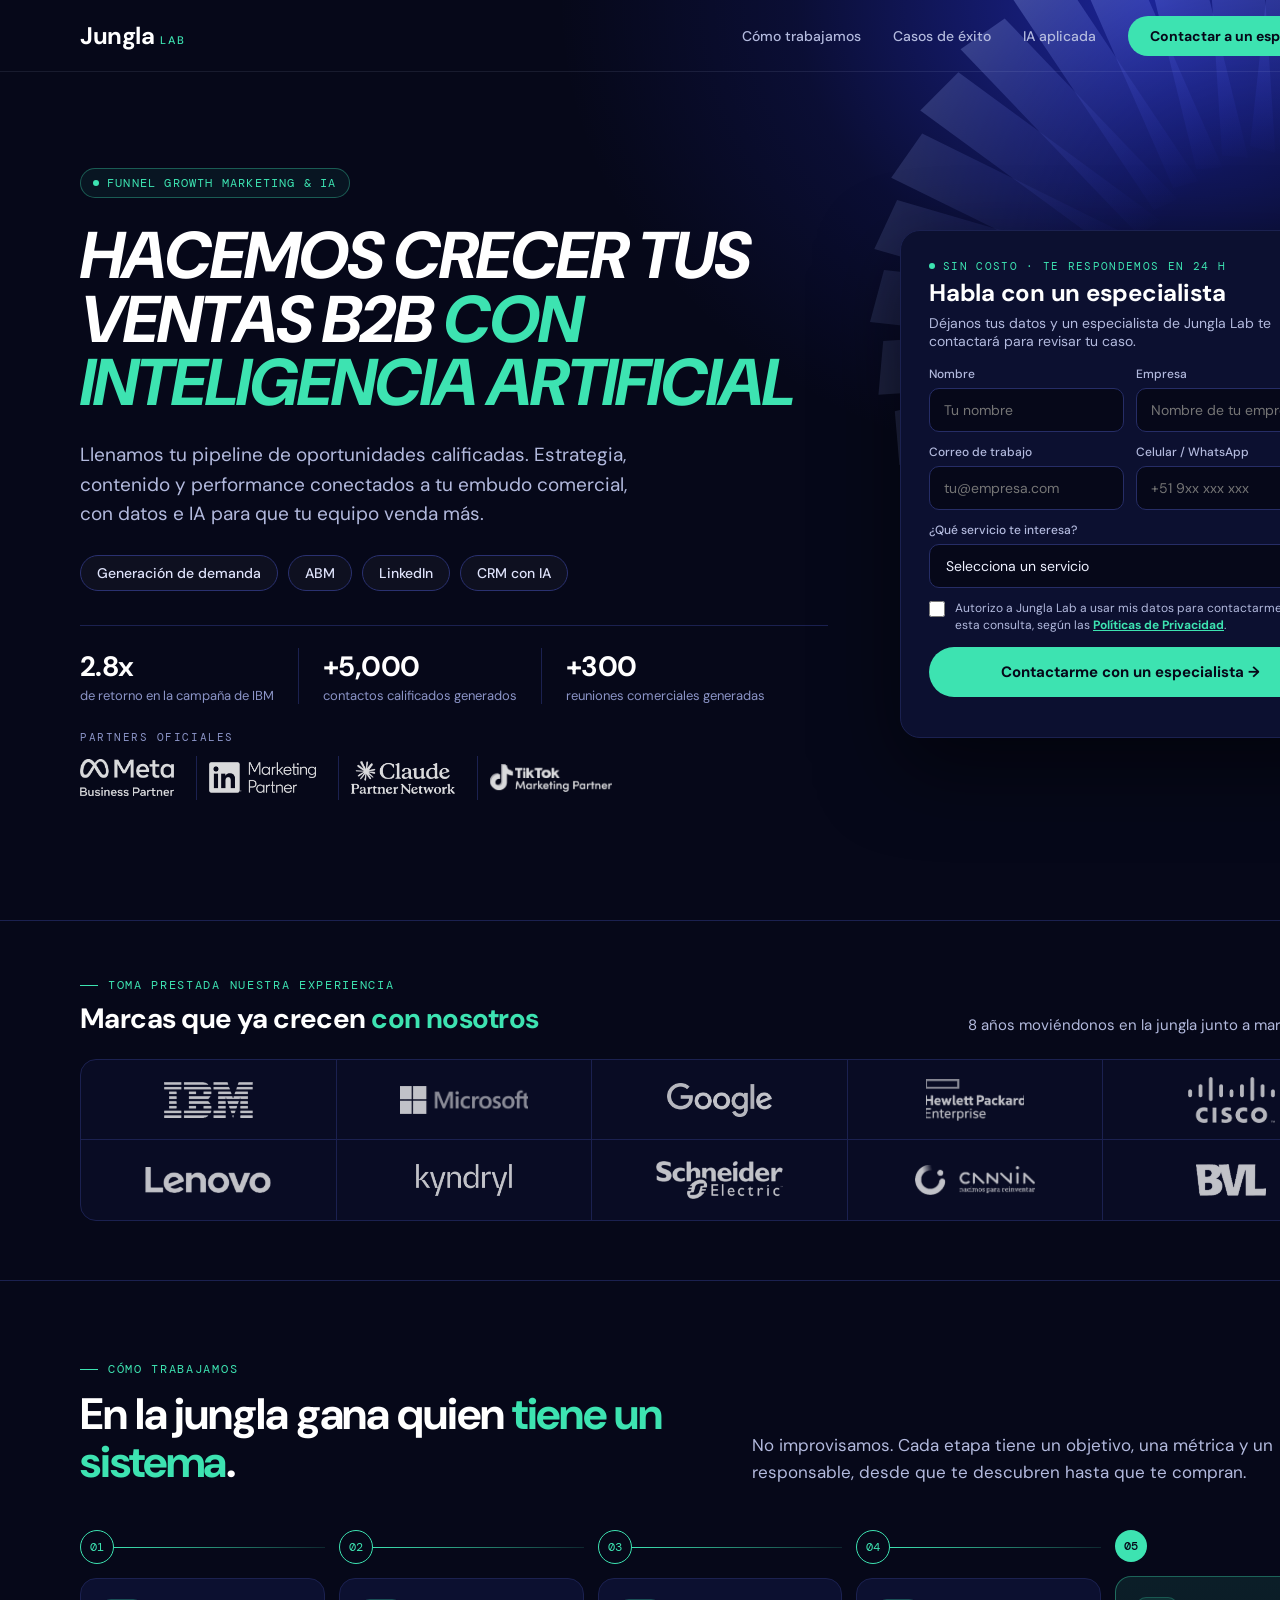
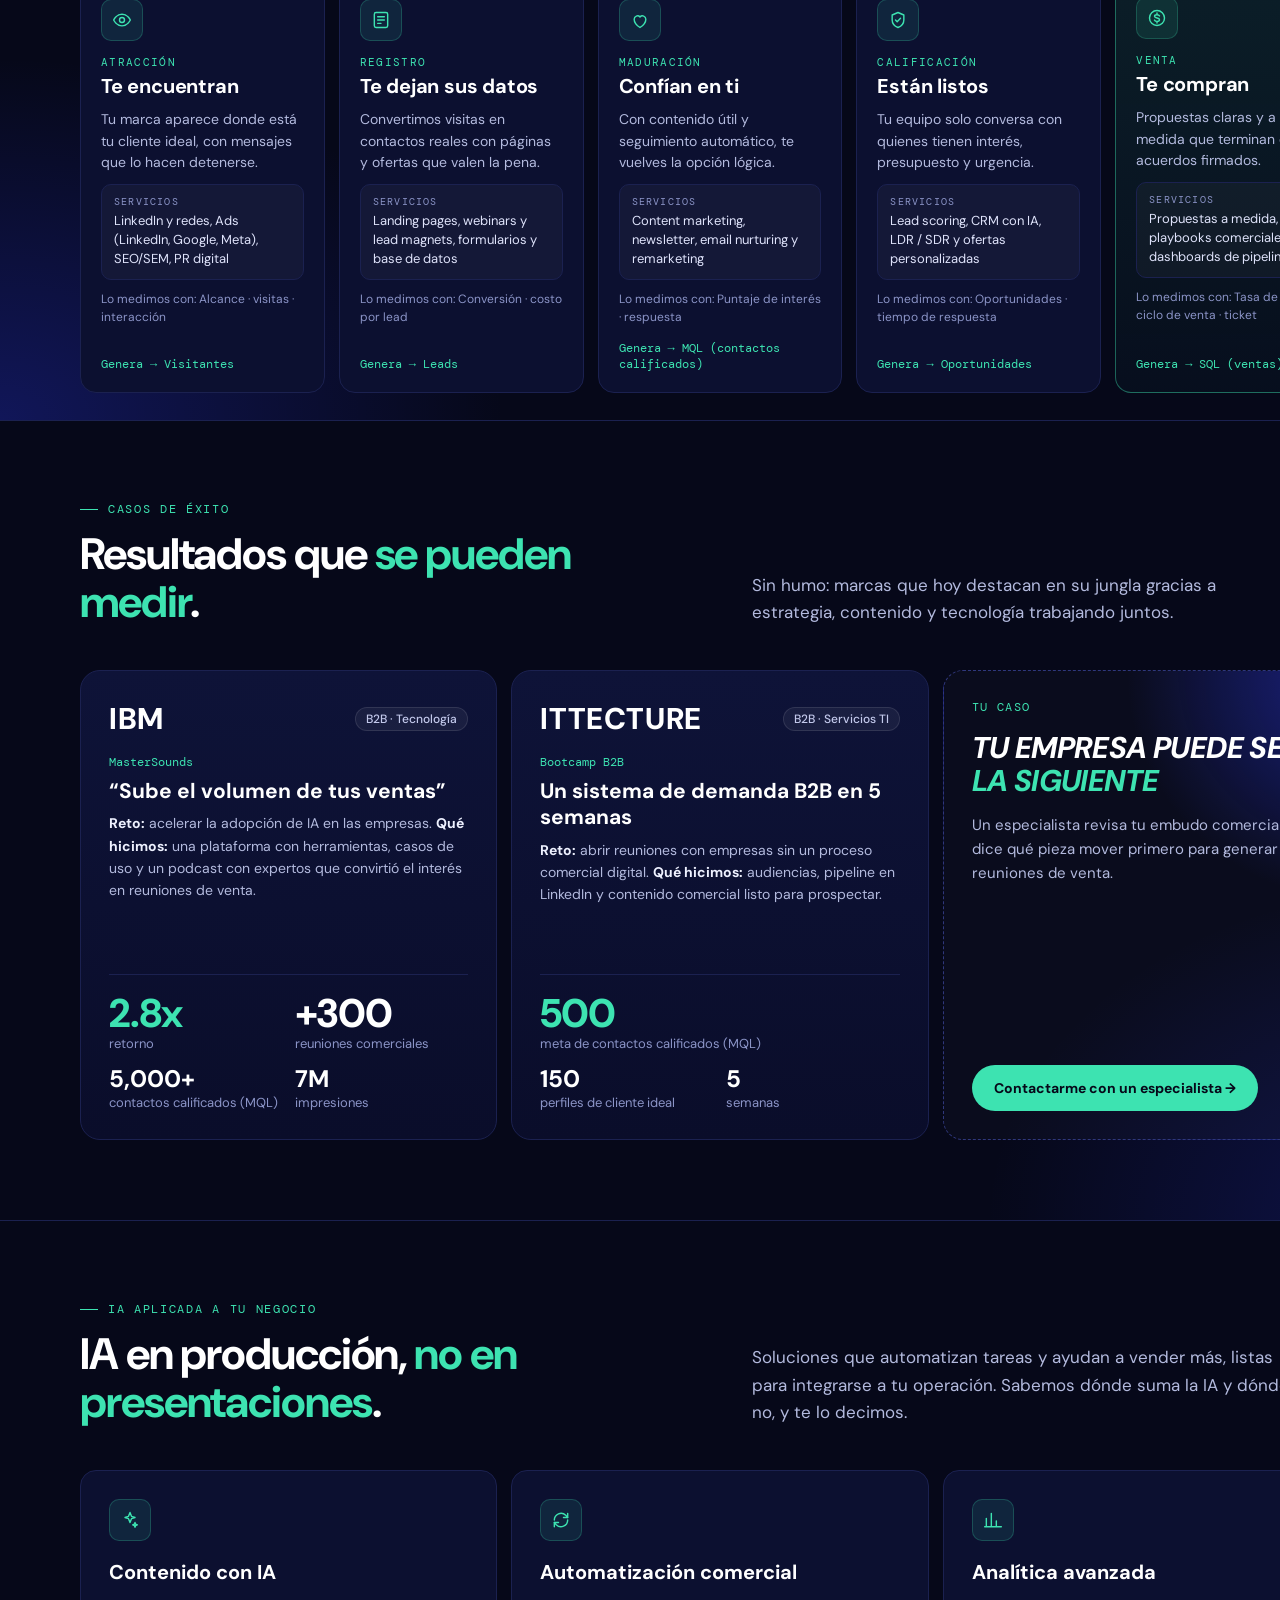
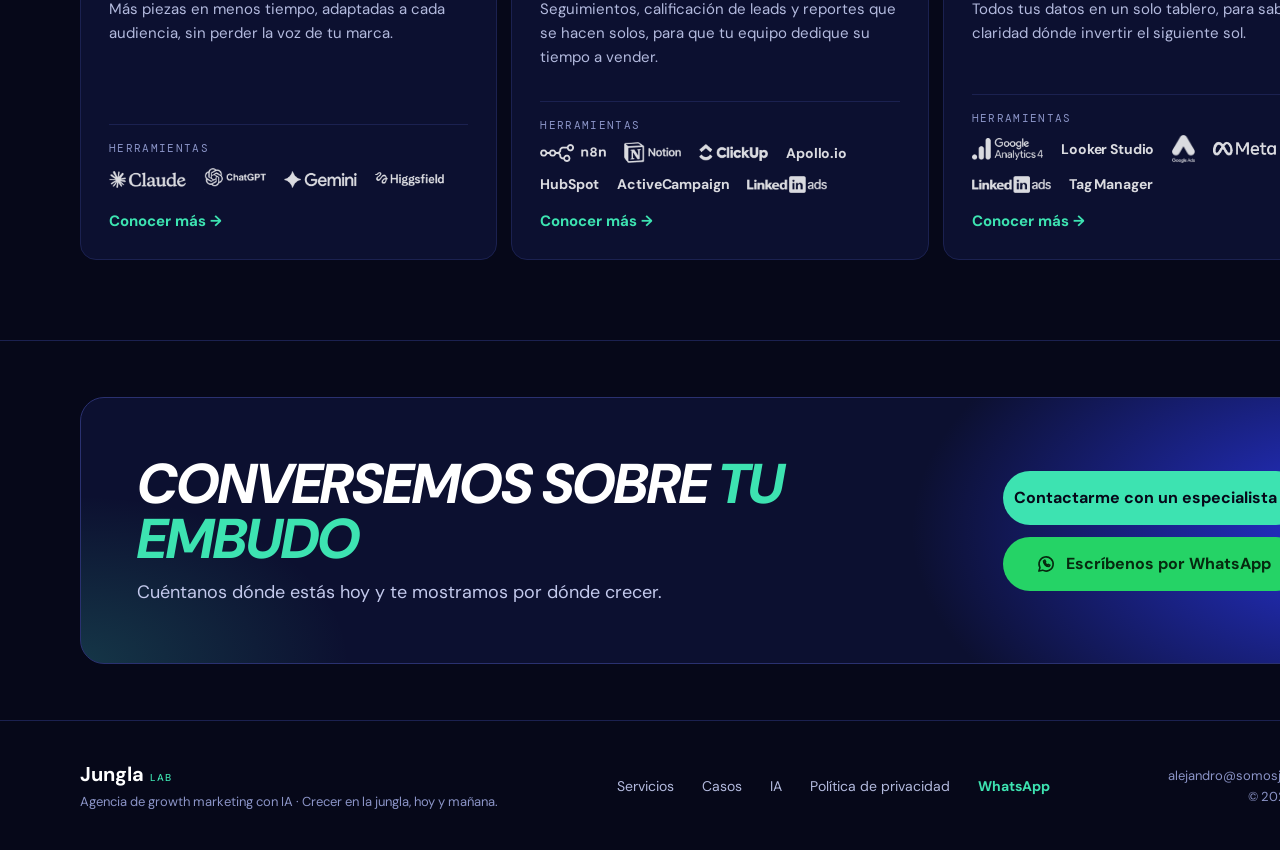
<file: b2b/index.html>
<!doctype html>
<html lang="es">
<head>
<meta charset="utf-8">
<meta name="viewport" content="width=1440">
<title>Jungla Lab | Generación de demanda B2B con IA</title>
<meta name="description" content="Estrategia ICP, contenido de autoridad, CRM y automatización con IA para empresas.">
<meta name="robots" content="noindex, nofollow">
<link rel="canonical" href="https://junglalab.com/b2b/">
<meta property="og:title" content="Jungla Lab | Generación de demanda B2B con IA"><meta property="og:description" content="Estrategia ICP, contenido de autoridad, CRM y automatización con IA para empresas."><meta property="og:type" content="website"><meta property="og:url" content="https://junglalab.com/b2b/">

<link rel="preconnect" href="https://fonts.googleapis.com">
<link rel="stylesheet" href="https://fonts.googleapis.com/css2?family=DM+Sans:ital,opsz,wght@0,9..40,400;0,9..40,500;0,9..40,700;0,9..40,800;1,9..40,800&amp;family=DM+Mono:wght@400;500&amp;display=swap">
<style>
body{margin:0;background:#060819;font-family:"DM Sans",-apple-system,"Segoe UI",sans-serif;color:#eef1ff}
a{color:#3de3b1}a:hover{color:#8ff0d2}
</style>

<style>html{background:#060819}body>div:first-child{margin-left:auto;margin-right:auto}</style>
<script src="/assets/js/config.js"></script>
</head>
<body data-landing="b2b">
<div style="width: 1440px; height: 4050px; box-sizing: border-box; display: flex; flex-direction: column; overflow: hidden; background: #060819; font-family: 'DM Sans', -apple-system, 'Segoe UI', sans-serif; color: #eef1ff;">

<!-- 1. NAV + HERO + FORMULARIO -->
<div id="diagnostico" style="position: relative; height: 920px; flex-shrink: 0; overflow: hidden; display: flex; flex-direction: column; background: radial-gradient(ellipse 55% 70% at 80% 0%, rgba(45,59,255,0.55) 0%, rgba(45,59,255,0.12) 45%, rgba(6,8,25,0) 75%), #060819;">
<svg width="900" height="900" viewBox="0 0 900 900" aria-hidden="true" style="position: absolute; right: -300px; top: -140px; opacity: 0.55;"><defs><linearGradient id="jg-blade" x1="0" y1="0" x2="0" y2="1"><stop offset="0" stop-color="#9fb2ff"></stop><stop offset="1" stop-color="#2d3bff" stop-opacity="0"></stop></linearGradient></defs><g><polygon points="438,30 490,44 462,300 410,286" fill="url(#jg-blade)" opacity="0.8" transform="rotate(0 450 450)"></polygon><polygon points="438,30 490,44 462,300 410,286" fill="url(#jg-blade)" opacity="0.78" transform="rotate(10 450 450)"></polygon><polygon points="438,30 490,44 462,300 410,286" fill="url(#jg-blade)" opacity="0.74" transform="rotate(20 450 450)"></polygon><polygon points="438,30 490,44 462,300 410,286" fill="url(#jg-blade)" opacity="0.66" transform="rotate(30 450 450)"></polygon><polygon points="438,30 490,44 462,300 410,286" fill="url(#jg-blade)" opacity="0.57" transform="rotate(40 450 450)"></polygon><polygon points="438,30 490,44 462,300 410,286" fill="url(#jg-blade)" opacity="0.48" transform="rotate(50 450 450)"></polygon><polygon points="438,30 490,44 462,300 410,286" fill="url(#jg-blade)" opacity="0.39" transform="rotate(60 450 450)"></polygon><polygon points="438,30 490,44 462,300 410,286" fill="url(#jg-blade)" opacity="0.31" transform="rotate(70 450 450)"></polygon><polygon points="438,30 490,44 462,300 410,286" fill="url(#jg-blade)" opacity="0.27" transform="rotate(80 450 450)"></polygon><polygon points="438,30 490,44 462,300 410,286" fill="url(#jg-blade)" opacity="0.25" transform="rotate(90 450 450)"></polygon><polygon points="438,30 490,44 462,300 410,286" fill="url(#jg-blade)" opacity="0.27" transform="rotate(100 450 450)"></polygon><polygon points="438,30 490,44 462,300 410,286" fill="url(#jg-blade)" opacity="0.31" transform="rotate(110 450 450)"></polygon><polygon points="438,30 490,44 462,300 410,286" fill="url(#jg-blade)" opacity="0.39" transform="rotate(120 450 450)"></polygon><polygon points="438,30 490,44 462,300 410,286" fill="url(#jg-blade)" opacity="0.48" transform="rotate(130 450 450)"></polygon><polygon points="438,30 490,44 462,300 410,286" fill="url(#jg-blade)" opacity="0.57" transform="rotate(140 450 450)"></polygon><polygon points="438,30 490,44 462,300 410,286" fill="url(#jg-blade)" opacity="0.66" transform="rotate(150 450 450)"></polygon><polygon points="438,30 490,44 462,300 410,286" fill="url(#jg-blade)" opacity="0.74" transform="rotate(160 450 450)"></polygon><polygon points="438,30 490,44 462,300 410,286" fill="url(#jg-blade)" opacity="0.78" transform="rotate(170 450 450)"></polygon><polygon points="438,30 490,44 462,300 410,286" fill="url(#jg-blade)" opacity="0.8" transform="rotate(180 450 450)"></polygon><polygon points="438,30 490,44 462,300 410,286" fill="url(#jg-blade)" opacity="0.78" transform="rotate(190 450 450)"></polygon><polygon points="438,30 490,44 462,300 410,286" fill="url(#jg-blade)" opacity="0.74" transform="rotate(200 450 450)"></polygon><polygon points="438,30 490,44 462,300 410,286" fill="url(#jg-blade)" opacity="0.66" transform="rotate(210 450 450)"></polygon><polygon points="438,30 490,44 462,300 410,286" fill="url(#jg-blade)" opacity="0.57" transform="rotate(220 450 450)"></polygon><polygon points="438,30 490,44 462,300 410,286" fill="url(#jg-blade)" opacity="0.48" transform="rotate(230 450 450)"></polygon><polygon points="438,30 490,44 462,300 410,286" fill="url(#jg-blade)" opacity="0.39" transform="rotate(240 450 450)"></polygon><polygon points="438,30 490,44 462,300 410,286" fill="url(#jg-blade)" opacity="0.31" transform="rotate(250 450 450)"></polygon><polygon points="438,30 490,44 462,300 410,286" fill="url(#jg-blade)" opacity="0.27" transform="rotate(260 450 450)"></polygon><polygon points="438,30 490,44 462,300 410,286" fill="url(#jg-blade)" opacity="0.25" transform="rotate(270 450 450)"></polygon><polygon points="438,30 490,44 462,300 410,286" fill="url(#jg-blade)" opacity="0.27" transform="rotate(280 450 450)"></polygon><polygon points="438,30 490,44 462,300 410,286" fill="url(#jg-blade)" opacity="0.31" transform="rotate(290 450 450)"></polygon><polygon points="438,30 490,44 462,300 410,286" fill="url(#jg-blade)" opacity="0.39" transform="rotate(300 450 450)"></polygon><polygon points="438,30 490,44 462,300 410,286" fill="url(#jg-blade)" opacity="0.48" transform="rotate(310 450 450)"></polygon><polygon points="438,30 490,44 462,300 410,286" fill="url(#jg-blade)" opacity="0.57" transform="rotate(320 450 450)"></polygon><polygon points="438,30 490,44 462,300 410,286" fill="url(#jg-blade)" opacity="0.66" transform="rotate(330 450 450)"></polygon><polygon points="438,30 490,44 462,300 410,286" fill="url(#jg-blade)" opacity="0.74" transform="rotate(340 450 450)"></polygon><polygon points="438,30 490,44 462,300 410,286" fill="url(#jg-blade)" opacity="0.78" transform="rotate(350 450 450)"></polygon></g></svg>
<header style="position: relative; height: 72px; flex-shrink: 0; box-sizing: border-box; padding: 0 80px; display: flex; align-items: center; justify-content: space-between; border-bottom: 1px solid rgba(184,191,230,0.10);">
<a href="#diagnostico" style="text-decoration: none; color: #ffffff; font-size: 24px; font-weight: 700; letter-spacing: -0.02em; display: flex; align-items: baseline; gap: 6px;">Jungla<span style="font-size: 11px; font-weight: 500; letter-spacing: 0.16em; color: #3de3b1;">LAB</span></a>
<nav aria-label="Principal" style="display: flex; gap: 32px; align-items: center; font-size: 14px; font-weight: 500;">
<a href="#servicios" style="color: #b3bade; text-decoration: none;">Cómo trabajamos</a>
<a href="#casos" style="color: #b3bade; text-decoration: none;">Casos de éxito</a>
<a href="#ia" style="color: #b3bade; text-decoration: none;">IA aplicada</a>
<a href="#agenda" style="display: inline-flex; align-items: center; height: 40px; padding: 0 22px; border-radius: 999px; background: #3de3b1; color: #060819; text-decoration: none; font-size: 14px; font-weight: 700; box-sizing: border-box;">Contactar a un especialista</a>
</nav>
</header>
<section style="position: relative; flex-grow: 1; box-sizing: border-box; padding: 40px 80px 64px; display: grid; grid-template-columns: minmax(0, 1fr) 460px; gap: 72px; align-items: center;">
<div style="display: flex; flex-direction: column; gap: 26px;">
<div style="display: inline-flex; align-self: flex-start; align-items: center; gap: 8px; padding: 6px 12px; border: 1px solid rgba(61,227,177,0.35); border-radius: 999px; background: rgba(61,227,177,0.06); font-family: 'DM Mono', monospace; font-size: 12px; letter-spacing: 0.1em; text-transform: uppercase; color: #3de3b1;"><span style="width: 6px; height: 6px; border-radius: 50%; background: #3de3b1;"></span>Funnel Growth Marketing &amp; IA</div>
<h1 style="margin: 0; font-size: 66px; line-height: 0.96; font-weight: 800; font-style: italic; text-transform: uppercase; letter-spacing: -0.03em; color: #ffffff;">Hacemos crecer tus ventas B2B <span style="color: #3de3b1;">con inteligencia artificial</span></h1>
<p style="margin: 0; max-width: 580px; font-size: 19px; line-height: 1.55; color: #b3bade;">Llenamos tu pipeline de oportunidades calificadas. Estrategia, contenido y performance conectados a tu embudo comercial, con datos e IA para que tu equipo venda más.</p>
<div style="display: flex; flex-wrap: wrap; gap: 10px;">
<span style="padding: 8px 16px; border: 1px solid #2a3170; border-radius: 999px; background: rgba(255,255,255,0.03); font-size: 14px; font-weight: 500; color: #dfe3fb;">Generación de demanda</span>
<span style="padding: 8px 16px; border: 1px solid #2a3170; border-radius: 999px; background: rgba(255,255,255,0.03); font-size: 14px; font-weight: 500; color: #dfe3fb;">ABM</span>
<span style="padding: 8px 16px; border: 1px solid #2a3170; border-radius: 999px; background: rgba(255,255,255,0.03); font-size: 14px; font-weight: 500; color: #dfe3fb;">LinkedIn</span>
<span style="padding: 8px 16px; border: 1px solid #2a3170; border-radius: 999px; background: rgba(255,255,255,0.03); font-size: 14px; font-weight: 500; color: #dfe3fb;">CRM con IA</span>
</div>
<div style="display: flex; margin-top: 8px; padding-top: 22px; border-top: 1px solid #1b2150;">
<div style="display: flex; flex-direction: column; gap: 2px; padding-right: 24px;"><span style="font-size: 28px; font-weight: 700; color: #ffffff; letter-spacing: -0.02em;">2.8x</span><span style="font-size: 13px; color: #8b94c7;">de retorno en la campaña de IBM</span></div>
<div style="display: flex; flex-direction: column; gap: 2px; padding: 0 24px; border-left: 1px solid #1b2150;"><span style="font-size: 28px; font-weight: 700; color: #ffffff; letter-spacing: -0.02em;">+5,000</span><span style="font-size: 13px; color: #8b94c7;">contactos calificados generados</span></div>
<div style="display: flex; flex-direction: column; gap: 2px; padding: 0 24px; border-left: 1px solid #1b2150;"><span style="font-size: 28px; font-weight: 700; color: #ffffff; letter-spacing: -0.02em;">+300</span><span style="font-size: 13px; color: #8b94c7;">reuniones comerciales generadas</span></div>
</div>
<div style="display: flex; flex-direction: column; gap: 12px;">
<div style="font-family: 'DM Mono', monospace; font-size: 11px; letter-spacing: 0.14em; text-transform: uppercase; color: #8b94c7;">Partners oficiales</div>
<div style="display: flex; flex-wrap: wrap; align-items: center; row-gap: 10px;">
<div style="height: 44px; display: flex; align-items: center; padding-right: 22px; margin-right: 12px; border-right: 1px solid #1b2150;"><img src="/assets/a8bafa23f6ce3d19845753095793fc02.png" alt="Meta Business Partner" style="height: 37px; width: 94px; opacity: 0.85;"></div>
<div style="height: 44px; display: flex; align-items: center; padding-right: 22px; margin-right: 12px; border-right: 1px solid #1b2150;"><img src="/assets/fa770db111676cd9e83c03450d537083.png" alt="LinkedIn Marketing Partner" style="height: 31px; width: 107px; opacity: 0.85;"></div>
<div style="height: 44px; display: flex; align-items: center; padding-right: 22px; margin-right: 12px; border-right: 1px solid #1b2150;"><img src="/assets/da52beee7ffe85081dafe475c666d31f.png" alt="Claude Partner Network" style="height: 33px; width: 104px; opacity: 0.85;"></div>
<div style="height: 44px; display: flex; align-items: center;"><img src="/assets/b2766f694f3025efdd8301c77b58c7eb.png" alt="TikTok Marketing Partner" style="height: 28px; width: 122px; opacity: 0.85;"></div>
</div>
</div>
</div>
<form id="formulario" aria-label="Contacta con un especialista" style="position: relative; background: #0c1030; border: 1px solid #1b2150; border-radius: 20px; padding: 28px; display: grid; grid-template-columns: repeat(2, minmax(0, 1fr)); gap: 12px; box-shadow: 0 30px 80px rgba(0,0,0,0.5);">
<div style="grid-column: span 2; display: flex; flex-direction: column; gap: 6px; margin-bottom: 4px;">
<div style="display: flex; align-items: center; gap: 8px; font-family: 'DM Mono', monospace; font-size: 11px; letter-spacing: 0.12em; text-transform: uppercase; color: #3de3b1;"><span style="width: 6px; height: 6px; border-radius: 50%; background: #3de3b1;"></span>Sin costo · Te respondemos en 24 h</div>
<h2 style="margin: 0; font-size: 24px; line-height: 1.2; font-weight: 700; letter-spacing: -0.01em; color: #ffffff;">Habla con un especialista</h2>
<p style="margin: 0; font-size: 14px; color: #b3bade;">Déjanos tus datos y un especialista de Jungla Lab te contactará para revisar tu caso.</p>
</div>
<label for="f-nombre" style="display: flex; flex-direction: column; gap: 6px; font-size: 12px; font-weight: 500; color: #b3bade;">Nombre<input id="f-nombre" name="nombre" type="text" autocomplete="name" placeholder="Tu nombre" style="height: 44px; box-sizing: border-box; border: 1px solid #262d66; border-radius: 10px; padding: 0 14px; font: inherit; font-size: 14px; font-weight: 400; background: #060819; color: #eef1ff;"></label>
<label for="f-empresa" style="display: flex; flex-direction: column; gap: 6px; font-size: 12px; font-weight: 500; color: #b3bade;">Empresa<input id="f-empresa" name="empresa" type="text" autocomplete="organization" placeholder="Nombre de tu empresa" style="height: 44px; box-sizing: border-box; border: 1px solid #262d66; border-radius: 10px; padding: 0 14px; font: inherit; font-size: 14px; font-weight: 400; background: #060819; color: #eef1ff;"></label>
<label for="f-email" style="display: flex; flex-direction: column; gap: 6px; font-size: 12px; font-weight: 500; color: #b3bade;">Correo de trabajo<input id="f-email" name="email" type="email" autocomplete="email" placeholder="tu@empresa.com" style="height: 44px; box-sizing: border-box; border: 1px solid #262d66; border-radius: 10px; padding: 0 14px; font: inherit; font-size: 14px; font-weight: 400; background: #060819; color: #eef1ff;"></label>
<label for="f-telefono" style="display: flex; flex-direction: column; gap: 6px; font-size: 12px; font-weight: 500; color: #b3bade;">Celular / WhatsApp<input id="f-telefono" name="celular" type="tel" autocomplete="tel" placeholder="+51 9xx xxx xxx" style="height: 44px; box-sizing: border-box; border: 1px solid #262d66; border-radius: 10px; padding: 0 14px; font: inherit; font-size: 14px; font-weight: 400; background: #060819; color: #eef1ff;"></label>
<label for="f-servicio" style="grid-column: span 2; display: flex; flex-direction: column; gap: 6px; font-size: 12px; font-weight: 500; color: #b3bade;">¿Qué servicio te interesa?<select id="f-servicio" name="servicio" required="" style="height: 44px; box-sizing: border-box; border: 1px solid #262d66; border-radius: 10px; padding: 0 12px; font: inherit; font-size: 14px; font-weight: 400; background: #060819; color: #eef1ff;">
<option value="">Selecciona un servicio</option>
<option>Estrategia y perfiles ICP</option>
<option>Contenido de autoridad y LinkedIn</option>
<option>Generación de demanda (Ads y prospección)</option>
<option>CRM y automatización con IA</option>
<option>Marketing 360 B2B (todo el sistema)</option>
<option>Aún no lo sé, quiero asesoría</option>
</select></label>
<label for="f-politicas" style="grid-column: span 2; display: flex; gap: 10px; align-items: flex-start; font-size: 12px; line-height: 1.45; color: #b3bade;">
<input id="f-politicas" name="consentimiento" type="checkbox" required="" style="width: 16px; height: 16px; margin: 1px 0 0; flex-shrink: 0; accent-color: #3de3b1;">
<span>Autorizo a Jungla Lab a usar mis datos para contactarme sobre esta consulta, según las <a href="#" style="color: #3de3b1; font-weight: 700;">Políticas de Privacidad</a>.</span>
</label>
<button type="submit" style="grid-column: span 2; height: 50px; border: 0; border-radius: 999px; background: #3de3b1; color: #060819; font: inherit; font-size: 15px; font-weight: 700; cursor: pointer;">Contactarme con un especialista →</button>
</form>
</section>
</div>

<!-- 2. CLIENTES -->
<section style="height: 360px; flex-shrink: 0; box-sizing: border-box; padding: 56px 80px; border-top: 1px solid #1b2150; display: flex; flex-direction: column; gap: 24px;">
<div style="display: flex; justify-content: space-between; align-items: flex-end;">
<div style="display: flex; flex-direction: column; gap: 10px;">
<div style="display: flex; align-items: center; gap: 10px; font-family: 'DM Mono', monospace; font-size: 12px; letter-spacing: 0.14em; text-transform: uppercase; color: #3de3b1;"><span style="width: 18px; height: 1px; background: #3de3b1;"></span>Toma prestada nuestra experiencia</div>
<h2 style="margin: 0; font-size: 28px; line-height: 1.15; font-weight: 700; letter-spacing: -0.02em; color: #ffffff;">Marcas que ya crecen <span style="color: #3de3b1;">con nosotros</span></h2>
</div>
<span style="font-size: 15px; color: #b3bade;">8 años moviéndonos en la jungla junto a marcas líderes.</span>
</div>
<div style="display: grid; grid-template-columns: repeat(5, minmax(0, 1fr)); border: 1px solid #1b2150; border-radius: 16px; background: rgba(12,16,48,0.5); overflow: hidden;">
<div style="height: 80px; border-right: 1px solid #1b2150; border-bottom: 1px solid #1b2150; display: flex; align-items: center; justify-content: center; padding: 0 16px; box-sizing: border-box;"><img src="/assets/f481ebb6825dc96e7771f41e760249ca.png" alt="IBM" style="height: 36px; width: auto; max-width: 100%; object-fit: contain; opacity: 0.75;"></div>
<div style="height: 80px; border-right: 1px solid #1b2150; border-bottom: 1px solid #1b2150; display: flex; align-items: center; justify-content: center; padding: 0 16px; box-sizing: border-box;"><img src="/assets/5cc01a10f05b83561263694c236a2575.png" alt="Microsoft" style="height: 28px; width: auto; max-width: 100%; object-fit: contain; opacity: 0.75;"></div>
<div style="height: 80px; border-right: 1px solid #1b2150; border-bottom: 1px solid #1b2150; display: flex; align-items: center; justify-content: center; padding: 0 16px; box-sizing: border-box;"><img src="/assets/67e5a4e0bf29d07a9c1a53b6cfb59dfe.png" alt="Google" style="height: 34px; width: auto; max-width: 100%; object-fit: contain; opacity: 0.75;"></div>
<div style="height: 80px; border-right: 1px solid #1b2150; border-bottom: 1px solid #1b2150; display: flex; align-items: center; justify-content: center; padding: 0 16px; box-sizing: border-box;"><img src="/assets/8653ef2d4d10c534797a56df7ded0721.png" alt="Hewlett Packard Enterprise" style="height: 42px; width: auto; max-width: 100%; object-fit: contain; opacity: 0.75;"></div>
<div style="height: 80px; border-bottom: 1px solid #1b2150; display: flex; align-items: center; justify-content: center; padding: 0 16px; box-sizing: border-box;"><img src="/assets/96425c1ab920584526b894c31f541742.png" alt="Cisco" style="height: 46px; width: auto; max-width: 100%; object-fit: contain; opacity: 0.75;"></div>
<div style="height: 80px; border-right: 1px solid #1b2150; display: flex; align-items: center; justify-content: center; padding: 0 16px; box-sizing: border-box;"><img src="/assets/ac998d5f7bf73e5ec69ce2ec537c9ab7.png" alt="Lenovo" style="height: 26px; width: auto; max-width: 100%; object-fit: contain; opacity: 0.75;"></div>
<div style="height: 80px; border-right: 1px solid #1b2150; display: flex; align-items: center; justify-content: center; padding: 0 16px; box-sizing: border-box;"><img src="/assets/ec4347f53fc6929e2f4fc8775999ddfc.png" alt="Kyndryl" style="height: 32px; width: auto; max-width: 100%; object-fit: contain; opacity: 0.75;"></div>
<div style="height: 80px; border-right: 1px solid #1b2150; display: flex; align-items: center; justify-content: center; padding: 0 16px; box-sizing: border-box;"><img src="/assets/896801da045826bfc0f0bf5fa462125c.png" alt="Schneider Electric" style="height: 38px; width: auto; max-width: 100%; object-fit: contain; opacity: 0.75;"></div>
<div style="height: 80px; border-right: 1px solid #1b2150; display: flex; align-items: center; justify-content: center; padding: 0 16px; box-sizing: border-box;"><img src="/assets/a5cf684eec671c553cd98bbce014691d.png" alt="Canvia" style="height: 30px; width: auto; max-width: 100%; object-fit: contain; opacity: 0.75;"></div>
<div style="height: 80px; display: flex; align-items: center; justify-content: center; padding: 0 16px; box-sizing: border-box;"><img src="/assets/dde16a04f157e8f5dbc98b4af540fbf5.png" alt="BVL" style="height: 32px; width: auto; max-width: 100%; object-fit: contain; opacity: 0.75;"></div>
</div>
</section>

<!-- 3. SERVICIOS 360 -->
<section id="servicios" style="position: relative; height: 740px; flex-shrink: 0; box-sizing: border-box; padding: 80px 80px; border-top: 1px solid #1b2150; display: flex; flex-direction: column; gap: 44px; background: radial-gradient(ellipse 50% 70% at 0% 100%, rgba(45,59,255,0.28) 0%, rgba(6,8,25,0) 70%), #060819;">
<div style="display: grid; grid-template-columns: repeat(2, minmax(0, 1fr)); gap: 64px; align-items: end;">
<div style="display: flex; flex-direction: column; gap: 14px;"><div style="display: flex; align-items: center; gap: 10px; font-family: 'DM Mono', monospace; font-size: 12px; letter-spacing: 0.14em; text-transform: uppercase; color: #3de3b1;"><span style="width: 18px; height: 1px; background: #3de3b1;"></span>Cómo trabajamos</div><h2 style="margin: 0; font-size: 44px; line-height: 1.08; font-weight: 700; letter-spacing: -0.025em; color: #ffffff;">En la jungla gana quien <span style="color: #3de3b1;">tiene un sistema</span>.</h2></div>
<p style="margin: 0; font-size: 17px; line-height: 1.6; color: #b3bade; max-width: 540px;">No improvisamos. Cada etapa tiene un objetivo, una métrica y un responsable, desde que te descubren hasta que te compran.</p>
</div>
<div style="display: grid; grid-template-columns: repeat(5, minmax(0, 1fr)); gap: 14px;">
<div style="display: flex; flex-direction: column; gap: 14px;">
<div style="display: flex; align-items: center;"><span style="width: 32px; height: 32px; flex-shrink: 0; border-radius: 50%; border: 1px solid #3de3b1; background: #060819; display: flex; align-items: center; justify-content: center; font-family: 'DM Mono', monospace; font-size: 12px; color: #3de3b1;">01</span><span style="flex-grow: 1; height: 1px; background: linear-gradient(90deg, #3de3b1, rgba(61,227,177,0.15));"></span></div>
<div style="background: #0c1030; border: 1px solid #1b2150; border-radius: 16px; padding: 20px; display: flex; flex-direction: column; gap: 10px; min-height: 236px; flex-grow: 1; box-sizing: border-box;">
<span style="width: 40px; height: 40px; flex-shrink: 0; border-radius: 10px; background: rgba(61,227,177,0.10); border: 1px solid rgba(61,227,177,0.22); display: flex; align-items: center; justify-content: center;"><svg width="20" height="20" viewBox="0 0 24 24" fill="none" stroke="#3de3b1" stroke-width="1.7" stroke-linecap="round" stroke-linejoin="round" aria-hidden="true"><path d="M2 12s3.5-7 10-7 10 7 10 7-3.5 7-10 7S2 12 2 12z"/><circle cx="12" cy="12" r="3"/></svg></span>
<div style="display: flex; flex-direction: column; gap: 4px; margin-top: 4px;"><span style="font-family: 'DM Mono', monospace; font-size: 11px; letter-spacing: 0.12em; text-transform: uppercase; color: #3de3b1;">Atracción</span><h3 style="margin: 0; font-size: 20px; font-weight: 700; letter-spacing: -0.01em; color: #ffffff;">Te encuentran</h3></div>
<p style="margin: 0; font-size: 14px; line-height: 1.55; color: #b3bade;">Tu marca aparece donde está tu cliente ideal, con mensajes que lo hacen detenerse.</p>
<div style="display: flex; flex-direction: column; gap: 4px; padding: 10px 12px; border-radius: 10px; background: rgba(255,255,255,0.03); border: 1px solid #1b2150;"><span style="font-family: 'DM Mono', monospace; font-size: 10px; letter-spacing: 0.12em; text-transform: uppercase; color: #8b94c7;">Servicios</span><span style="font-size: 13px; line-height: 1.45; color: #dfe3fb;">LinkedIn y redes, Ads (LinkedIn, Google, Meta), SEO/SEM, PR digital</span></div>
<p style="margin: 0; font-size: 12px; line-height: 1.5; color: #8b94c7;">Lo medimos con: Alcance · visitas · interacción</p>
<span style="margin-top: auto; padding-top: 4px; align-self: flex-start; font-family: 'DM Mono', monospace; font-size: 12px; color: #3de3b1;">Genera → Visitantes</span>
</div>
</div>
<div style="display: flex; flex-direction: column; gap: 14px;">
<div style="display: flex; align-items: center;"><span style="width: 32px; height: 32px; flex-shrink: 0; border-radius: 50%; border: 1px solid #3de3b1; background: #060819; display: flex; align-items: center; justify-content: center; font-family: 'DM Mono', monospace; font-size: 12px; color: #3de3b1;">02</span><span style="flex-grow: 1; height: 1px; background: linear-gradient(90deg, #3de3b1, rgba(61,227,177,0.15));"></span></div>
<div style="background: #0c1030; border: 1px solid #1b2150; border-radius: 16px; padding: 20px; display: flex; flex-direction: column; gap: 10px; min-height: 236px; flex-grow: 1; box-sizing: border-box;">
<span style="width: 40px; height: 40px; flex-shrink: 0; border-radius: 10px; background: rgba(61,227,177,0.10); border: 1px solid rgba(61,227,177,0.22); display: flex; align-items: center; justify-content: center;"><svg width="20" height="20" viewBox="0 0 24 24" fill="none" stroke="#3de3b1" stroke-width="1.7" stroke-linecap="round" stroke-linejoin="round" aria-hidden="true"><rect x="4" y="3" width="16" height="18" rx="2"/><path d="M8 8h8M8 12h8M8 16h4"/></svg></span>
<div style="display: flex; flex-direction: column; gap: 4px; margin-top: 4px;"><span style="font-family: 'DM Mono', monospace; font-size: 11px; letter-spacing: 0.12em; text-transform: uppercase; color: #3de3b1;">Registro</span><h3 style="margin: 0; font-size: 20px; font-weight: 700; letter-spacing: -0.01em; color: #ffffff;">Te dejan sus datos</h3></div>
<p style="margin: 0; font-size: 14px; line-height: 1.55; color: #b3bade;">Convertimos visitas en contactos reales con páginas y ofertas que valen la pena.</p>
<div style="display: flex; flex-direction: column; gap: 4px; padding: 10px 12px; border-radius: 10px; background: rgba(255,255,255,0.03); border: 1px solid #1b2150;"><span style="font-family: 'DM Mono', monospace; font-size: 10px; letter-spacing: 0.12em; text-transform: uppercase; color: #8b94c7;">Servicios</span><span style="font-size: 13px; line-height: 1.45; color: #dfe3fb;">Landing pages, webinars y lead magnets, formularios y base de datos</span></div>
<p style="margin: 0; font-size: 12px; line-height: 1.5; color: #8b94c7;">Lo medimos con: Conversión · costo por lead</p>
<span style="margin-top: auto; padding-top: 4px; align-self: flex-start; font-family: 'DM Mono', monospace; font-size: 12px; color: #3de3b1;">Genera → Leads</span>
</div>
</div>
<div style="display: flex; flex-direction: column; gap: 14px;">
<div style="display: flex; align-items: center;"><span style="width: 32px; height: 32px; flex-shrink: 0; border-radius: 50%; border: 1px solid #3de3b1; background: #060819; display: flex; align-items: center; justify-content: center; font-family: 'DM Mono', monospace; font-size: 12px; color: #3de3b1;">03</span><span style="flex-grow: 1; height: 1px; background: linear-gradient(90deg, #3de3b1, rgba(61,227,177,0.15));"></span></div>
<div style="background: #0c1030; border: 1px solid #1b2150; border-radius: 16px; padding: 20px; display: flex; flex-direction: column; gap: 10px; min-height: 236px; flex-grow: 1; box-sizing: border-box;">
<span style="width: 40px; height: 40px; flex-shrink: 0; border-radius: 10px; background: rgba(61,227,177,0.10); border: 1px solid rgba(61,227,177,0.22); display: flex; align-items: center; justify-content: center;"><svg width="20" height="20" viewBox="0 0 24 24" fill="none" stroke="#3de3b1" stroke-width="1.7" stroke-linecap="round" stroke-linejoin="round" aria-hidden="true"><path d="M12 21s-7-4.5-7-10a4 4 0 0 1 7-2.6A4 4 0 0 1 19 11c0 5.5-7 10-7 10z"/></svg></span>
<div style="display: flex; flex-direction: column; gap: 4px; margin-top: 4px;"><span style="font-family: 'DM Mono', monospace; font-size: 11px; letter-spacing: 0.12em; text-transform: uppercase; color: #3de3b1;">Maduración</span><h3 style="margin: 0; font-size: 20px; font-weight: 700; letter-spacing: -0.01em; color: #ffffff;">Confían en ti</h3></div>
<p style="margin: 0; font-size: 14px; line-height: 1.55; color: #b3bade;">Con contenido útil y seguimiento automático, te vuelves la opción lógica.</p>
<div style="display: flex; flex-direction: column; gap: 4px; padding: 10px 12px; border-radius: 10px; background: rgba(255,255,255,0.03); border: 1px solid #1b2150;"><span style="font-family: 'DM Mono', monospace; font-size: 10px; letter-spacing: 0.12em; text-transform: uppercase; color: #8b94c7;">Servicios</span><span style="font-size: 13px; line-height: 1.45; color: #dfe3fb;">Content marketing, newsletter, email nurturing y remarketing</span></div>
<p style="margin: 0; font-size: 12px; line-height: 1.5; color: #8b94c7;">Lo medimos con: Puntaje de interés · respuesta</p>
<span style="margin-top: auto; padding-top: 4px; align-self: flex-start; font-family: 'DM Mono', monospace; font-size: 12px; color: #3de3b1;">Genera → MQL (contactos calificados)</span>
</div>
</div>
<div style="display: flex; flex-direction: column; gap: 14px;">
<div style="display: flex; align-items: center;"><span style="width: 32px; height: 32px; flex-shrink: 0; border-radius: 50%; border: 1px solid #3de3b1; background: #060819; display: flex; align-items: center; justify-content: center; font-family: 'DM Mono', monospace; font-size: 12px; color: #3de3b1;">04</span><span style="flex-grow: 1; height: 1px; background: linear-gradient(90deg, #3de3b1, rgba(61,227,177,0.15));"></span></div>
<div style="background: #0c1030; border: 1px solid #1b2150; border-radius: 16px; padding: 20px; display: flex; flex-direction: column; gap: 10px; min-height: 236px; flex-grow: 1; box-sizing: border-box;">
<span style="width: 40px; height: 40px; flex-shrink: 0; border-radius: 10px; background: rgba(61,227,177,0.10); border: 1px solid rgba(61,227,177,0.22); display: flex; align-items: center; justify-content: center;"><svg width="20" height="20" viewBox="0 0 24 24" fill="none" stroke="#3de3b1" stroke-width="1.7" stroke-linecap="round" stroke-linejoin="round" aria-hidden="true"><path d="M12 3l7 3v6c0 4.5-3 7.5-7 9-4-1.5-7-4.5-7-9V6z"/><path d="M9 12l2 2 4-4"/></svg></span>
<div style="display: flex; flex-direction: column; gap: 4px; margin-top: 4px;"><span style="font-family: 'DM Mono', monospace; font-size: 11px; letter-spacing: 0.12em; text-transform: uppercase; color: #3de3b1;">Calificación</span><h3 style="margin: 0; font-size: 20px; font-weight: 700; letter-spacing: -0.01em; color: #ffffff;">Están listos</h3></div>
<p style="margin: 0; font-size: 14px; line-height: 1.55; color: #b3bade;">Tu equipo solo conversa con quienes tienen interés, presupuesto y urgencia.</p>
<div style="display: flex; flex-direction: column; gap: 4px; padding: 10px 12px; border-radius: 10px; background: rgba(255,255,255,0.03); border: 1px solid #1b2150;"><span style="font-family: 'DM Mono', monospace; font-size: 10px; letter-spacing: 0.12em; text-transform: uppercase; color: #8b94c7;">Servicios</span><span style="font-size: 13px; line-height: 1.45; color: #dfe3fb;">Lead scoring, CRM con IA, LDR / SDR y ofertas personalizadas</span></div>
<p style="margin: 0; font-size: 12px; line-height: 1.5; color: #8b94c7;">Lo medimos con: Oportunidades · tiempo de respuesta</p>
<span style="margin-top: auto; padding-top: 4px; align-self: flex-start; font-family: 'DM Mono', monospace; font-size: 12px; color: #3de3b1;">Genera → Oportunidades</span>
</div>
</div>
<div style="display: flex; flex-direction: column; gap: 14px;">
<div style="display: flex; align-items: center;"><span style="width: 32px; height: 32px; flex-shrink: 0; border-radius: 50%; background: #3de3b1; display: flex; align-items: center; justify-content: center; font-family: 'DM Mono', monospace; font-size: 12px; font-weight: 500; color: #060819;">05</span></div>
<div style="background: linear-gradient(180deg, rgba(61,227,177,0.10), rgba(61,227,177,0.03)); border: 1px solid rgba(61,227,177,0.4); border-radius: 16px; padding: 20px; display: flex; flex-direction: column; gap: 10px; min-height: 236px; flex-grow: 1; box-sizing: border-box;">
<span style="width: 40px; height: 40px; flex-shrink: 0; border-radius: 10px; background: rgba(61,227,177,0.10); border: 1px solid rgba(61,227,177,0.22); display: flex; align-items: center; justify-content: center;"><svg width="20" height="20" viewBox="0 0 24 24" fill="none" stroke="#3de3b1" stroke-width="1.7" stroke-linecap="round" stroke-linejoin="round" aria-hidden="true"><circle cx="12" cy="12" r="9"/><path d="M15 9.5c-.5-1-1.6-1.5-3-1.5-1.7 0-3 .9-3 2s1.3 1.7 3 2 3 .9 3 2-1.3 2-3 2c-1.4 0-2.5-.5-3-1.5M12 6v2M12 16v2"/></svg></span>
<div style="display: flex; flex-direction: column; gap: 4px; margin-top: 4px;"><span style="font-family: 'DM Mono', monospace; font-size: 11px; letter-spacing: 0.12em; text-transform: uppercase; color: #3de3b1;">Venta</span><h3 style="margin: 0; font-size: 20px; font-weight: 700; letter-spacing: -0.01em; color: #ffffff;">Te compran</h3></div>
<p style="margin: 0; font-size: 14px; line-height: 1.55; color: #b3bade;">Propuestas claras y a la medida que terminan en acuerdos firmados.</p>
<div style="display: flex; flex-direction: column; gap: 4px; padding: 10px 12px; border-radius: 10px; background: rgba(255,255,255,0.03); border: 1px solid #1b2150;"><span style="font-family: 'DM Mono', monospace; font-size: 10px; letter-spacing: 0.12em; text-transform: uppercase; color: #8b94c7;">Servicios</span><span style="font-size: 13px; line-height: 1.45; color: #dfe3fb;">Propuestas a medida, playbooks comerciales y dashboards de pipeline</span></div>
<p style="margin: 0; font-size: 12px; line-height: 1.5; color: #8b94c7;">Lo medimos con: Tasa de cierre · ciclo de venta · ticket</p>
<span style="margin-top: auto; padding-top: 4px; align-self: flex-start; font-family: 'DM Mono', monospace; font-size: 12px; color: #3de3b1;">Genera → SQL (ventas)</span>
</div>
</div>
</div>
</section>

<!-- 4. CASOS DE ÉXITO -->
<section id="casos" style="height: 800px; flex-shrink: 0; box-sizing: border-box; padding: 80px; border-top: 1px solid #1b2150; display: flex; flex-direction: column; gap: 44px; background: radial-gradient(ellipse 45% 60% at 100% 100%, rgba(45,59,255,0.22) 0%, rgba(6,8,25,0) 70%), #060819;">
<div style="display: grid; grid-template-columns: repeat(2, minmax(0, 1fr)); gap: 64px; align-items: end;">
<div style="display: flex; flex-direction: column; gap: 14px;"><div style="display: flex; align-items: center; gap: 10px; font-family: 'DM Mono', monospace; font-size: 12px; letter-spacing: 0.14em; text-transform: uppercase; color: #3de3b1;"><span style="width: 18px; height: 1px; background: #3de3b1;"></span>Casos de éxito</div><h2 style="margin: 0; font-size: 44px; line-height: 1.08; font-weight: 700; letter-spacing: -0.025em; color: #ffffff;">Resultados que <span style="color: #3de3b1;">se pueden medir</span>.</h2></div>
<p style="margin: 0; max-width: 540px; font-size: 17px; line-height: 1.6; color: #b3bade;">Sin humo: marcas que hoy destacan en su jungla gracias a estrategia, contenido y tecnología trabajando juntos.</p>
</div>
<div style="flex-grow: 1; display: grid; grid-template-columns: repeat(3, minmax(0, 1fr)); gap: 14px;">
<article style="border: 1px solid #1b2150; border-radius: 20px; background: linear-gradient(180deg, #0e1338 0%, #0a0d2a 100%); padding: 28px; display: flex; flex-direction: column; gap: 16px; box-sizing: border-box;">
<div style="display: flex; justify-content: space-between; align-items: center;"><span style="font-size: 30px; font-weight: 800; letter-spacing: 0.02em; color: #ffffff;">IBM</span><span style="padding: 3px 10px; border-radius: 999px; font-size: 12px; font-weight: 500; background: rgba(255,255,255,0.05); color: #c3c9ec; border: 1px solid rgba(255,255,255,0.10);">B2B · Tecnología</span></div>
<div style="display: flex; flex-direction: column; gap: 8px;">
<div style="font-family: 'DM Mono', monospace; font-size: 12px; color: #3de3b1;">MasterSounds</div>
<h3 style="margin: 0; font-size: 21px; line-height: 1.25; font-weight: 700; color: #ffffff;">“Sube el volumen de tus ventas”</h3>
<p style="margin: 0; font-size: 14px; line-height: 1.6; color: #b3bade;"><b style="color: #eef1ff;">Reto:</b> acelerar la adopción de IA en las empresas. <b style="color: #eef1ff;">Qué hicimos:</b> una plataforma con herramientas, casos de uso y un podcast con expertos que convirtió el interés en reuniones de venta.</p>
</div>
<div style="margin-top: auto; display: grid; grid-template-columns: repeat(2, minmax(0, 1fr)); gap: 14px 12px; border-top: 1px solid #1b2150; padding-top: 18px;">
<div style="display: flex; flex-direction: column; gap: 2px;"><span style="font-size: 40px; line-height: 1; font-weight: 800; letter-spacing: -0.03em; color: #3de3b1;">2.8x</span><span style="font-size: 13px; color: #8b94c7;">retorno</span></div>
<div style="display: flex; flex-direction: column; gap: 2px;"><span style="font-size: 40px; line-height: 1; font-weight: 800; letter-spacing: -0.03em; color: #ffffff;">+300</span><span style="font-size: 13px; color: #8b94c7;">reuniones comerciales</span></div>
<div style="display: flex; flex-direction: column; gap: 2px;"><span style="font-size: 24px; line-height: 1.1; font-weight: 700; color: #ffffff;">5,000+</span><span style="font-size: 13px; color: #8b94c7;">contactos calificados (MQL)</span></div>
<div style="display: flex; flex-direction: column; gap: 2px;"><span style="font-size: 24px; line-height: 1.1; font-weight: 700; color: #ffffff;">7M</span><span style="font-size: 13px; color: #8b94c7;">impresiones</span></div>
</div>
</article>
<article style="border: 1px solid #1b2150; border-radius: 20px; background: linear-gradient(180deg, #0e1338 0%, #0a0d2a 100%); padding: 28px; display: flex; flex-direction: column; gap: 16px; box-sizing: border-box;">
<div style="display: flex; justify-content: space-between; align-items: center;"><span style="font-size: 30px; font-weight: 800; letter-spacing: 0.02em; color: #ffffff;">ITTECTURE</span><span style="padding: 3px 10px; border-radius: 999px; font-size: 12px; font-weight: 500; background: rgba(255,255,255,0.05); color: #c3c9ec; border: 1px solid rgba(255,255,255,0.10);">B2B · Servicios TI</span></div>
<div style="display: flex; flex-direction: column; gap: 8px;">
<div style="font-family: 'DM Mono', monospace; font-size: 12px; color: #3de3b1;">Bootcamp B2B</div>
<h3 style="margin: 0; font-size: 21px; line-height: 1.25; font-weight: 700; color: #ffffff;">Un sistema de demanda B2B en 5 semanas</h3>
<p style="margin: 0; font-size: 14px; line-height: 1.6; color: #b3bade;"><b style="color: #eef1ff;">Reto:</b> abrir reuniones con empresas sin un proceso comercial digital. <b style="color: #eef1ff;">Qué hicimos:</b> audiencias, pipeline en LinkedIn y contenido comercial listo para prospectar.</p>
</div>
<div style="margin-top: auto; display: grid; grid-template-columns: repeat(2, minmax(0, 1fr)); gap: 14px 12px; border-top: 1px solid #1b2150; padding-top: 18px;">
<div style="grid-column: span 2; display: flex; flex-direction: column; gap: 2px;"><span style="font-size: 40px; line-height: 1; font-weight: 800; letter-spacing: -0.03em; color: #3de3b1;">500</span><span style="font-size: 13px; color: #8b94c7;">meta de contactos calificados (MQL)</span></div>
<div style="display: flex; flex-direction: column; gap: 2px;"><span style="font-size: 24px; line-height: 1.1; font-weight: 700; color: #ffffff;">150</span><span style="font-size: 13px; color: #8b94c7;">perfiles de cliente ideal</span></div>
<div style="display: flex; flex-direction: column; gap: 2px;"><span style="font-size: 24px; line-height: 1.1; font-weight: 700; color: #ffffff;">5</span><span style="font-size: 13px; color: #8b94c7;">semanas</span></div>
</div>
</article>
<article style="border: 1px dashed #2f377c; border-radius: 20px; background: radial-gradient(ellipse 80% 70% at 100% 0%, rgba(45,59,255,0.45) 0%, rgba(45,59,255,0) 70%), rgba(255,255,255,0.02); padding: 28px; display: flex; flex-direction: column; gap: 16px; box-sizing: border-box;">
<div style="font-family: 'DM Mono', monospace; font-size: 12px; letter-spacing: 0.12em; text-transform: uppercase; color: #3de3b1;">Tu caso</div>
<h3 style="margin: 0; font-size: 30px; line-height: 1.1; font-weight: 800; font-style: italic; text-transform: uppercase; letter-spacing: -0.02em; color: #ffffff;">Tu empresa puede ser <span style="color: #3de3b1;">la siguiente</span></h3>
<p style="margin: 0; font-size: 15px; line-height: 1.6; color: #b3bade;">Un especialista revisa tu embudo comercial y te dice qué pieza mover primero para generar más reuniones de venta.</p>
<a href="#formulario" style="margin-top: auto; align-self: flex-start; display: inline-flex; align-items: center; height: 46px; padding: 0 22px; border-radius: 999px; background: #3de3b1; color: #060819; text-decoration: none; font-size: 14px; font-weight: 700; box-sizing: border-box;">Contactarme con un especialista →</a>
</article>
</div>
</section>

<!-- 5. IA APLICADA -->
<section id="ia" style="height: 720px; flex-shrink: 0; box-sizing: border-box; padding: 80px; border-top: 1px solid #1b2150; display: flex; flex-direction: column; gap: 44px; background: #060819;">
<div style="display: grid; grid-template-columns: repeat(2, minmax(0, 1fr)); gap: 64px; align-items: end;">
<div style="display: flex; flex-direction: column; gap: 14px;"><div style="display: flex; align-items: center; gap: 10px; font-family: 'DM Mono', monospace; font-size: 12px; letter-spacing: 0.14em; text-transform: uppercase; color: #3de3b1;"><span style="width: 18px; height: 1px; background: #3de3b1;"></span>IA aplicada a tu negocio</div><h2 style="margin: 0; font-size: 44px; line-height: 1.08; font-weight: 700; letter-spacing: -0.025em; color: #ffffff;">IA en producción, <span style="color: #3de3b1;">no en presentaciones</span>.</h2></div>
<p style="margin: 0; max-width: 540px; font-size: 17px; line-height: 1.6; color: #b3bade;">Soluciones que automatizan tareas y ayudan a vender más, listas para integrarse a tu operación. Sabemos dónde suma la IA y dónde no, y te lo decimos.</p>
</div>
<div style="flex-grow: 1; display: grid; grid-template-columns: repeat(3, minmax(0, 1fr)); gap: 14px;">
<div style="background: #0c1030; border: 1px solid #1b2150; border-radius: 16px; padding: 28px; display: flex; flex-direction: column; gap: 12px; box-sizing: border-box;">
<span style="width: 40px; height: 40px; border-radius: 10px; background: rgba(61,227,177,0.10); border: 1px solid rgba(61,227,177,0.22); display: flex; align-items: center; justify-content: center;"><svg width="20" height="20" viewBox="0 0 24 24" fill="none" stroke="#3de3b1" stroke-width="1.7" stroke-linecap="round" stroke-linejoin="round" aria-hidden="true"><path d="M12 3l1.8 4.6L18 9l-4.2 1.4L12 15l-1.8-4.6L6 9l4.2-1.4z"></path><path d="M18 15l.8 2 2 .8-2 .8-.8 2-.8-2-2-.8 2-.8z"></path></svg></span>
<h3 style="margin: 6px 0 0; font-size: 20px; font-weight: 700; color: #ffffff;">Contenido con IA</h3>
<p style="margin: 0; font-size: 15px; line-height: 1.6; color: #b3bade;">Más piezas en menos tiempo, adaptadas a cada audiencia, sin perder la voz de tu marca.</p>
<div style="margin-top: auto; padding-top: 16px; border-top: 1px solid #1b2150; display: flex; flex-direction: column; gap: 10px;"><span style="font-family: 'DM Mono', monospace; font-size: 11px; letter-spacing: 0.12em; text-transform: uppercase; color: #8b94c7;">Herramientas</span><div style="min-height: 28px; display: flex; align-items: center; column-gap: 18px; row-gap: 12px; flex-wrap: wrap;"><img src="/assets/4bad0fdedace3ac0d374fa5768e044d6.png" alt="Claude" style="height: 17px; width: auto; opacity: 0.85;"><img src="/assets/c6233e484d0f0a2ed8681616e7786dae.png" alt="ChatGPT" style="height: 22px; width: auto; opacity: 0.85;"><img src="/assets/bb84e2626b6073ec6979355ee86cb626.png" alt="Gemini" style="height: 17px; width: auto; opacity: 0.85;"><img src="/assets/3470dba198c5b122ab96873ddbc4912e.png" alt="Higgsfield" style="height: 14px; width: auto; opacity: 0.85;"></div></div>
<a href="#formulario" style="margin-top: 6px; font-size: 15px; font-weight: 700; color: #3de3b1; text-decoration: none;">Conocer más →</a>
</div>
<div style="background: #0c1030; border: 1px solid #1b2150; border-radius: 16px; padding: 28px; display: flex; flex-direction: column; gap: 12px; box-sizing: border-box;">
<span style="width: 40px; height: 40px; border-radius: 10px; background: rgba(61,227,177,0.10); border: 1px solid rgba(61,227,177,0.22); display: flex; align-items: center; justify-content: center;"><svg width="20" height="20" viewBox="0 0 24 24" fill="none" stroke="#3de3b1" stroke-width="1.7" stroke-linecap="round" stroke-linejoin="round" aria-hidden="true"><path d="M4 12a8 8 0 0 1 13.7-5.6L20 9"></path><path d="M20 4v5h-5"></path><path d="M20 12a8 8 0 0 1-13.7 5.6L4 15"></path><path d="M4 20v-5h5"></path></svg></span>
<h3 style="margin: 6px 0 0; font-size: 20px; font-weight: 700; color: #ffffff;">Automatización comercial</h3>
<p style="margin: 0; font-size: 15px; line-height: 1.6; color: #b3bade;">Seguimientos, calificación de leads y reportes que se hacen solos, para que tu equipo dedique su tiempo a vender.</p>
<div style="margin-top: auto; padding-top: 16px; border-top: 1px solid #1b2150; display: flex; flex-direction: column; gap: 10px;"><span style="font-family: 'DM Mono', monospace; font-size: 11px; letter-spacing: 0.12em; text-transform: uppercase; color: #8b94c7;">Herramientas</span><div style="min-height: 28px; display: flex; align-items: center; column-gap: 18px; row-gap: 12px; flex-wrap: wrap;"><img src="/assets/2ba399602dce432a7cab073b156b257a.png" alt="n8n" style="height: 18px; width: auto; opacity: 0.85;"><img src="/assets/73a4d7d0c34205e96e48c8f1d4ee2bfc.png" alt="Notion" style="height: 21px; width: auto; opacity: 0.85;"><img src="/assets/9b69732e02d7ee8b9966d3b9df454397.png" alt="ClickUp" style="height: 17px; width: auto; opacity: 0.85;"><span style="font-size: 14px; font-weight: 700; letter-spacing: -0.01em; color: #ffffff; opacity: 0.85;">Apollo.io</span><span style="font-size: 14px; font-weight: 700; letter-spacing: -0.01em; color: #ffffff; opacity: 0.85;">HubSpot</span><span style="font-size: 14px; font-weight: 700; letter-spacing: -0.01em; color: #ffffff; opacity: 0.85;">ActiveCampaign</span><img src="/assets/b0ff63b5110fde02b98b3e249e3def16.png" alt="LinkedIn" style="height: 17px; width: auto; opacity: 0.85;"></div></div>
<a href="#formulario" style="margin-top: 6px; font-size: 15px; font-weight: 700; color: #3de3b1; text-decoration: none;">Conocer más →</a>
</div>
<div style="background: #0c1030; border: 1px solid #1b2150; border-radius: 16px; padding: 28px; display: flex; flex-direction: column; gap: 12px; box-sizing: border-box;">
<span style="width: 40px; height: 40px; border-radius: 10px; background: rgba(61,227,177,0.10); border: 1px solid rgba(61,227,177,0.22); display: flex; align-items: center; justify-content: center;"><svg width="20" height="20" viewBox="0 0 24 24" fill="none" stroke="#3de3b1" stroke-width="1.7" stroke-linecap="round" stroke-linejoin="round" aria-hidden="true"><path d="M4 20V10M10 20V4M16 20v-7M22 20H2"></path></svg></span>
<h3 style="margin: 6px 0 0; font-size: 20px; font-weight: 700; color: #ffffff;">Analítica avanzada</h3>
<p style="margin: 0; font-size: 15px; line-height: 1.6; color: #b3bade;">Todos tus datos en un solo tablero, para saber con claridad dónde invertir el siguiente sol.</p>
<div style="margin-top: auto; padding-top: 16px; border-top: 1px solid #1b2150; display: flex; flex-direction: column; gap: 10px;"><span style="font-family: 'DM Mono', monospace; font-size: 11px; letter-spacing: 0.12em; text-transform: uppercase; color: #8b94c7;">Herramientas</span><div style="min-height: 28px; display: flex; align-items: center; column-gap: 18px; row-gap: 12px; flex-wrap: wrap;"><img src="/assets/1c8a4909f4991f094be9da36694c284d.png" alt="Google Analytics 4" style="height: 22px; width: auto; opacity: 0.85;"><span style="font-size: 14px; font-weight: 700; letter-spacing: -0.01em; color: #ffffff; opacity: 0.85;">Looker Studio</span><img src="/assets/c75c231b13564a8a4f7c8db7d6a542c5.png" alt="Google Ads" style="height: 28px; width: auto; opacity: 0.85;"><img src="/assets/2bc4181743bf2caad9edd3e930bd8532.png" alt="Meta" style="height: 18px; width: auto; opacity: 0.85;"><img src="/assets/b0ff63b5110fde02b98b3e249e3def16.png" alt="LinkedIn" style="height: 17px; width: auto; opacity: 0.85;"><span style="font-size: 14px; font-weight: 700; letter-spacing: -0.01em; color: #ffffff; opacity: 0.85;">Tag Manager</span></div></div>
<a href="#formulario" style="margin-top: 6px; font-size: 15px; font-weight: 700; color: #3de3b1; text-decoration: none;">Conocer más →</a>
</div>
</div>
</section>

<!-- 6. CTA DE CIERRE -->
<section id="agenda" style="height: 380px; flex-shrink: 0; box-sizing: border-box; padding: 56px 80px; border-top: 1px solid #1b2150; display: flex; background: #060819;">
<div style="flex-grow: 1; position: relative; overflow: hidden; border-radius: 24px; border: 1px solid #2a3170; background: radial-gradient(ellipse 50% 140% at 100% 50%, rgba(45,59,255,0.8) 0%, rgba(45,59,255,0) 70%), radial-gradient(ellipse 30% 90% at 0% 100%, rgba(61,227,177,0.18) 0%, rgba(61,227,177,0) 70%), #0c1030; padding: 48px 56px; display: flex; align-items: center; justify-content: space-between; gap: 48px;">
<div style="display: flex; flex-direction: column; gap: 14px;">
<h2 style="margin: 0; font-size: 56px; line-height: 0.98; font-weight: 800; font-style: italic; text-transform: uppercase; letter-spacing: -0.02em; color: #ffffff;">Conversemos sobre <span style="color: #3de3b1;">tu embudo</span></h2>
<p style="margin: 0; font-size: 18px; color: #c3c9ec;">Cuéntanos dónde estás hoy y te mostramos por dónde crecer.</p>
</div>
<div style="width: 300px; flex-shrink: 0; display: flex; flex-direction: column; gap: 12px;">
<a href="#formulario" style="height: 54px; display: flex; align-items: center; justify-content: center; border-radius: 999px; background: #3de3b1; color: #060819; text-decoration: none; font-size: 16px; font-weight: 700;">Contactarme con un especialista →</a>
<a href="https://wa.me/51XXXXXXXXX" style="height: 54px; box-sizing: border-box; display: flex; align-items: center; justify-content: center; gap: 10px; border-radius: 999px; background: #25d366; color: #06290f; text-decoration: none; font-size: 16px; font-weight: 700;"><svg width="20" height="20" viewBox="0 0 24 24" fill="none" stroke="#06290f" stroke-width="1.9" stroke-linecap="round" stroke-linejoin="round" aria-hidden="true"><path d="M3.5 20.5l1.3-4.2A8.5 8.5 0 1 1 8 19.4z"></path><path d="M9 8.5c0 3.5 3 6.5 6.5 6.5l1.2-1.6-2-1-1 .8c-1-.4-2.5-1.9-2.9-2.9l.8-1-1-2z"></path></svg>Escríbenos por WhatsApp</a>
</div>
</div>
</section>

<!-- FOOTER -->
<footer style="height: 130px; flex-shrink: 0; margin-top: auto; box-sizing: border-box; padding: 0 80px; border-top: 1px solid #1b2150; display: flex; justify-content: space-between; align-items: center; color: #b3bade;">
<div style="display: flex; flex-direction: column; gap: 6px;">
<span style="font-size: 20px; font-weight: 700; color: #ffffff; display: flex; align-items: baseline; gap: 6px;">Jungla<span style="font-size: 10px; font-weight: 500; letter-spacing: 0.16em; color: #3de3b1;">LAB</span></span>
<span style="font-size: 13px; color: #8b94c7;">Agencia de growth marketing con IA · Crecer en la jungla, hoy y mañana.</span>
</div>
<div style="display: flex; gap: 28px; font-size: 14px;">
<a href="#servicios" style="color: #b3bade; text-decoration: none;">Servicios</a>
<a href="#casos" style="color: #b3bade; text-decoration: none;">Casos</a>
<a href="#ia" style="color: #b3bade; text-decoration: none;">IA</a>
<a href="#" style="color: #b3bade; text-decoration: none;">Política de privacidad</a>
<a href="https://wa.me/51XXXXXXXXX" style="color: #3de3b1; text-decoration: none; font-weight: 700;">WhatsApp</a>
</div>
<div style="display: flex; flex-direction: column; gap: 4px; align-items: flex-end; font-size: 13px; color: #8b94c7;">
<span>alejandro@somosjungla.com.pe</span>
<span>© 2026 Jungla Lab</span>
</div>
</footer>

</div>
<script src="/assets/js/form.js"></script>
</body>
</html>
</file>
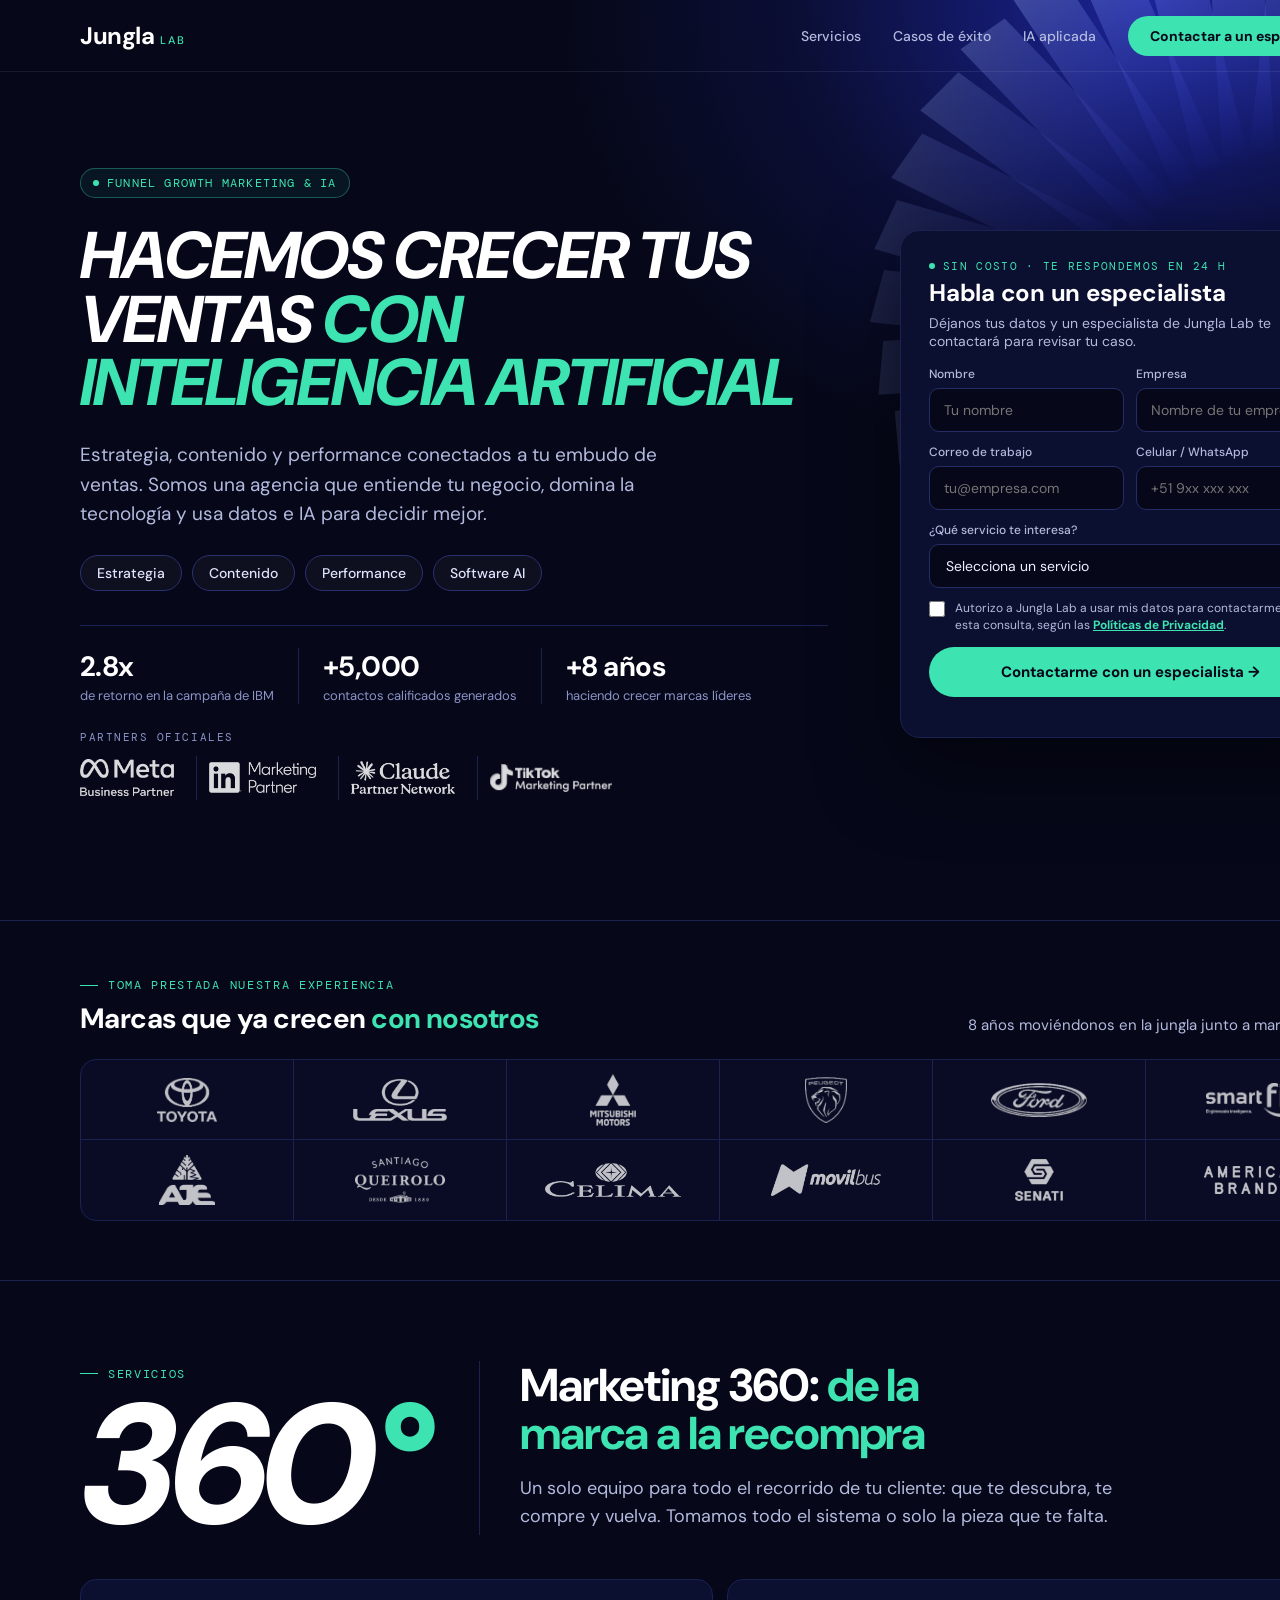
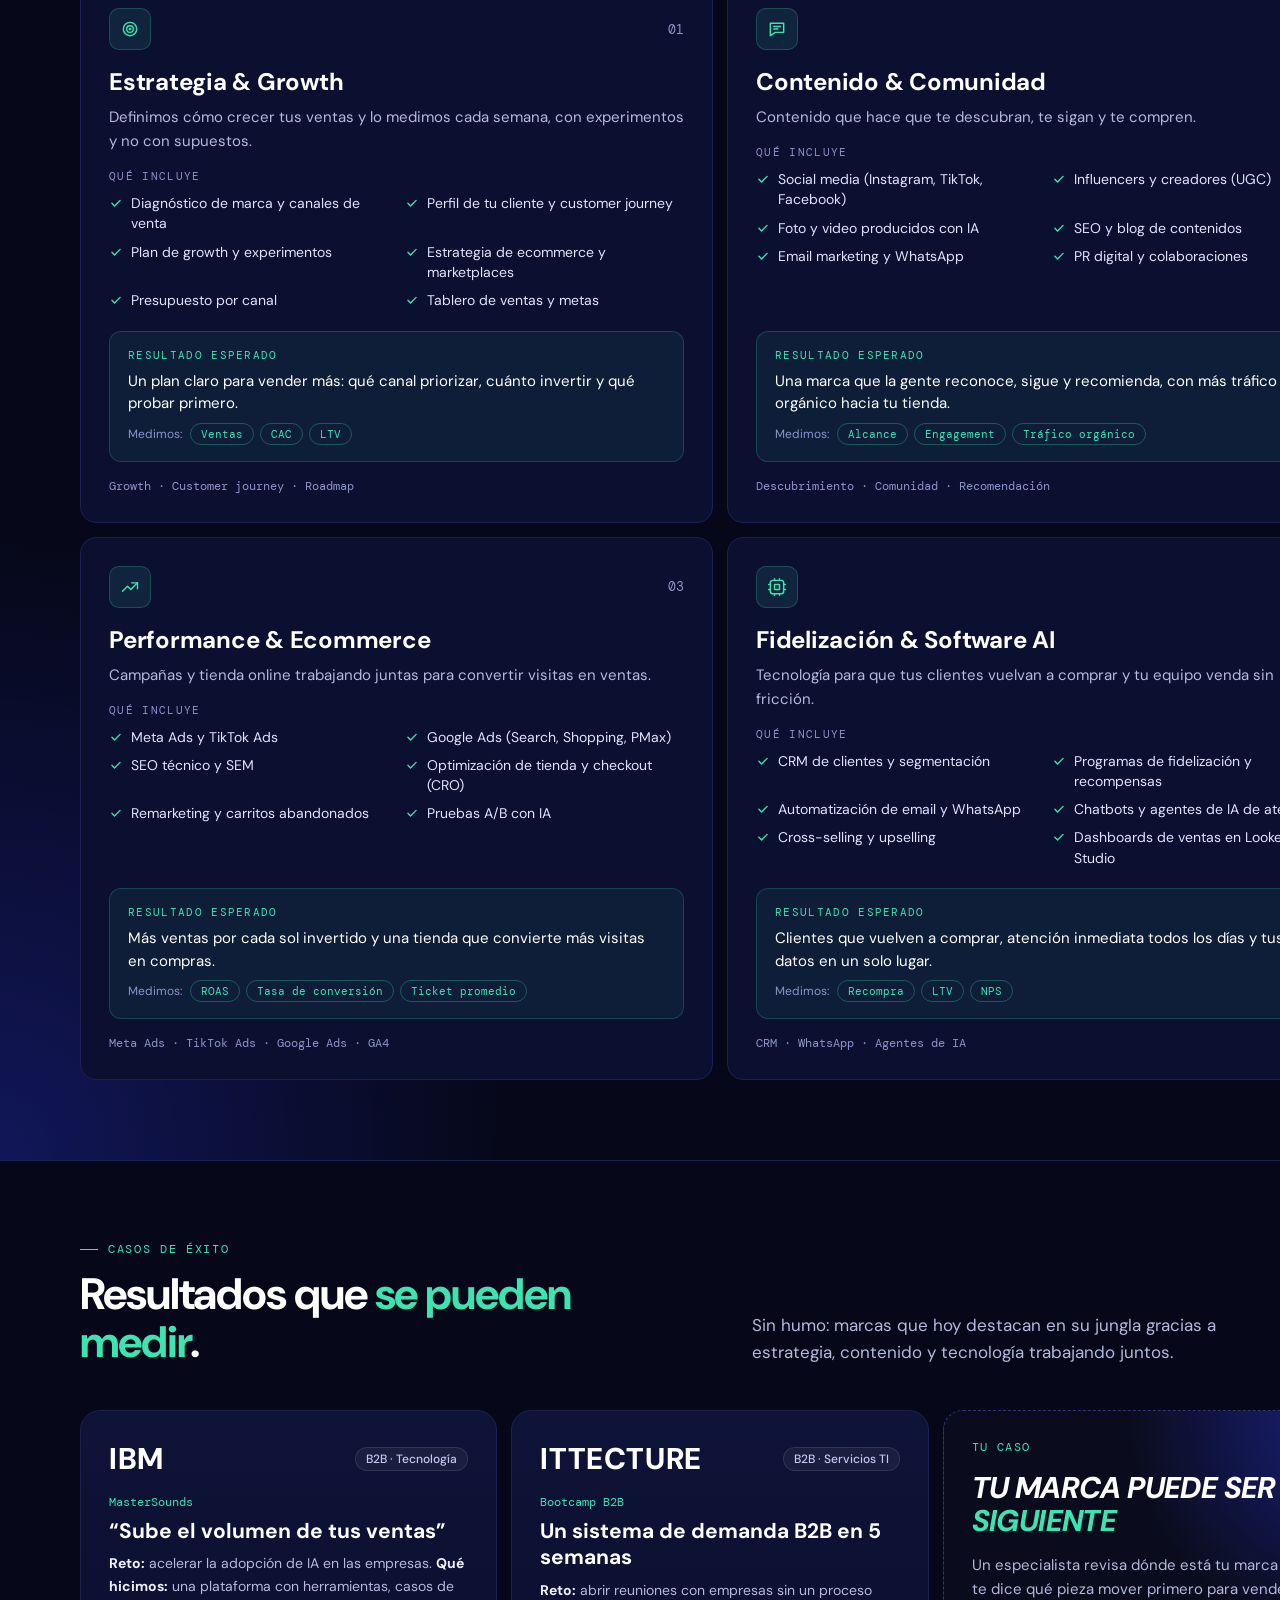
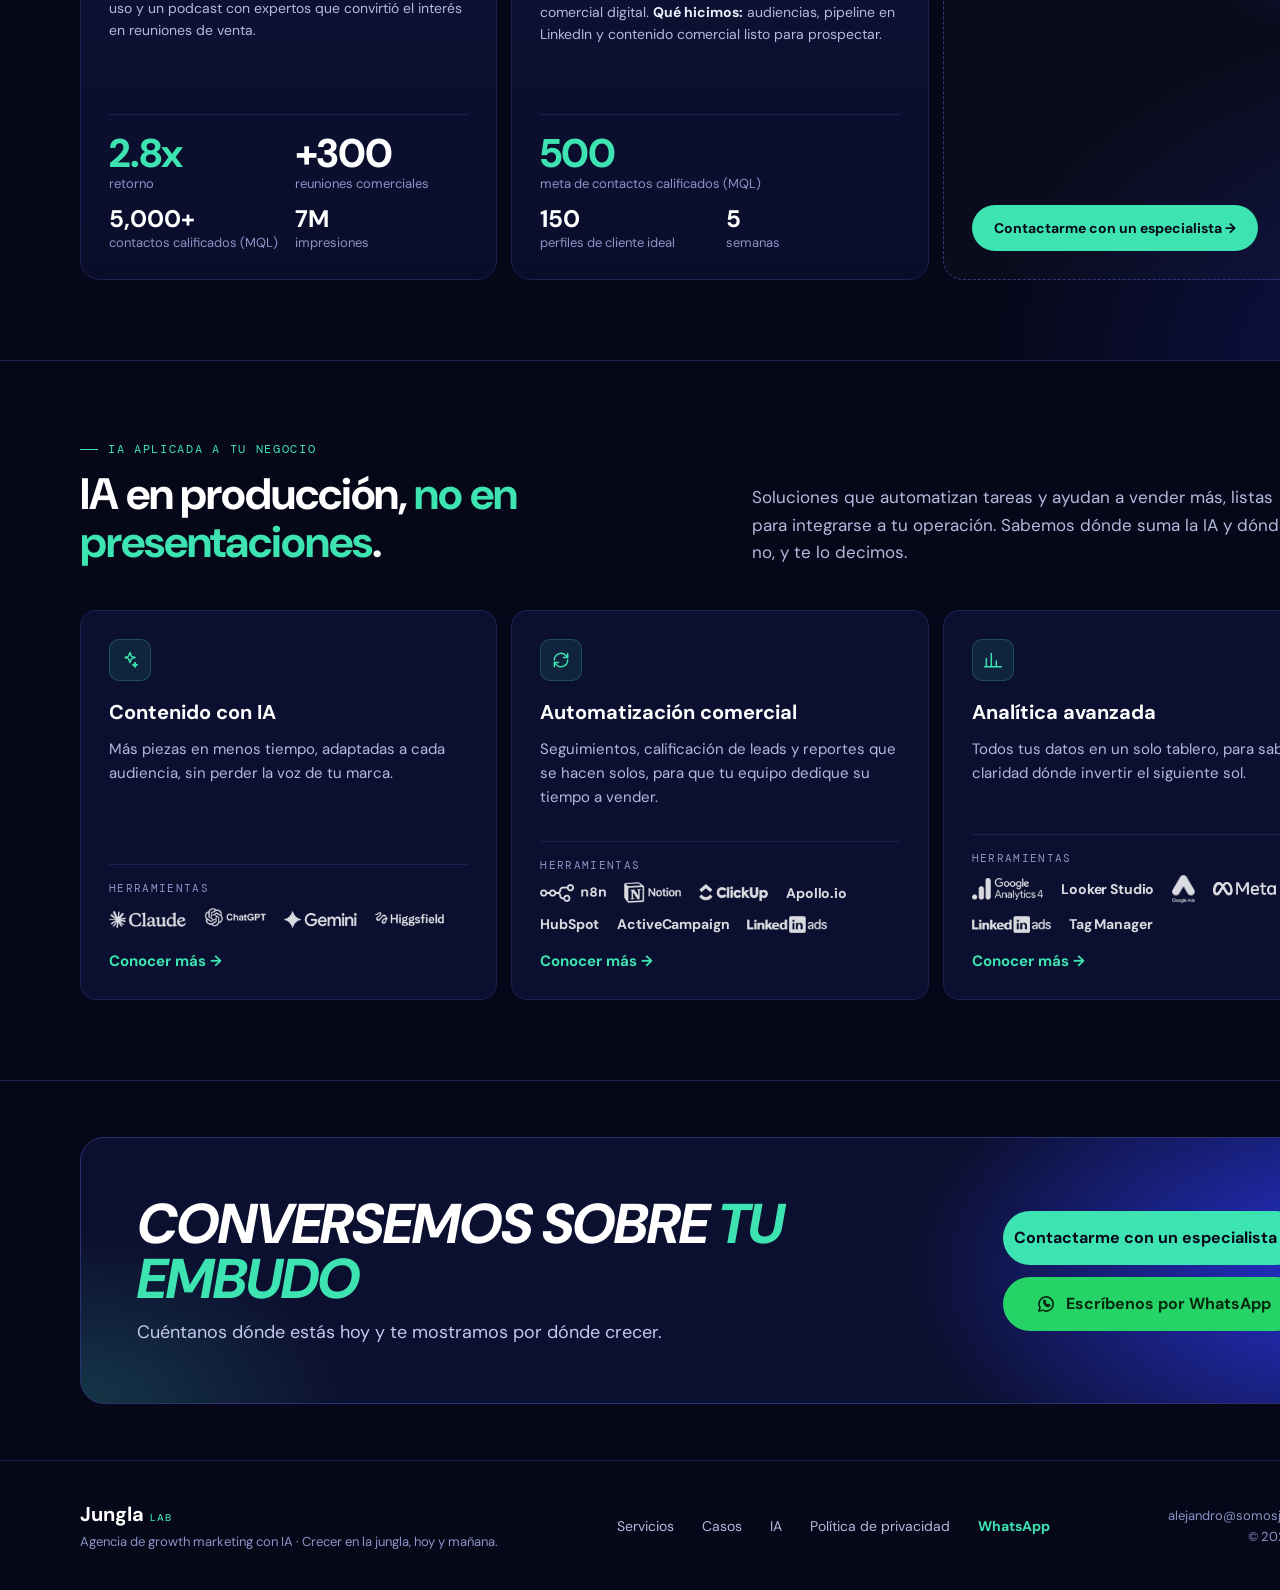
<file: b2c/index.html>
<!doctype html>
<html lang="es">
<head>
<meta charset="utf-8">
<meta name="viewport" content="width=1440">
<title>Jungla Lab | Marketing con IA para tu marca</title>
<meta name="description" content="Estrategia, contenido y performance con inteligencia artificial.">
<meta name="robots" content="noindex, nofollow">
<link rel="canonical" href="https://junglalab.com/b2c/">
<meta property="og:title" content="Jungla Lab | Marketing con IA para tu marca"><meta property="og:description" content="Estrategia, contenido y performance con inteligencia artificial."><meta property="og:type" content="website"><meta property="og:url" content="https://junglalab.com/b2c/">

<link rel="preconnect" href="https://fonts.googleapis.com">
<link rel="stylesheet" href="https://fonts.googleapis.com/css2?family=DM+Sans:ital,opsz,wght@0,9..40,400;0,9..40,500;0,9..40,700;0,9..40,800;1,9..40,800&amp;family=DM+Mono:wght@400;500&amp;display=swap">
<style>
body{margin:0;background:#060819;font-family:"DM Sans",-apple-system,"Segoe UI",sans-serif;color:#eef1ff}
a{color:#3de3b1}a:hover{color:#8ff0d2}
</style>

<style>html{background:#060819}body>div:first-child{margin-left:auto;margin-right:auto}</style>
<script src="/assets/js/config.js"></script>
</head>
<body data-landing="b2c">
<div style="width: 1440px; height: 4790px; box-sizing: border-box; display: flex; flex-direction: column; overflow: hidden; background: #060819; font-family: 'DM Sans', -apple-system, 'Segoe UI', sans-serif; color: #eef1ff;">

<!-- 1. NAV + HERO + FORMULARIO -->
<div id="diagnostico" style="position: relative; height: 920px; flex-shrink: 0; overflow: hidden; display: flex; flex-direction: column; background: radial-gradient(ellipse 55% 70% at 80% 0%, rgba(45,59,255,0.55) 0%, rgba(45,59,255,0.12) 45%, rgba(6,8,25,0) 75%), #060819;">
<svg width="900" height="900" viewBox="0 0 900 900" aria-hidden="true" style="position: absolute; right: -300px; top: -140px; opacity: 0.55;"><defs><linearGradient id="jg-blade" x1="0" y1="0" x2="0" y2="1"><stop offset="0" stop-color="#9fb2ff"></stop><stop offset="1" stop-color="#2d3bff" stop-opacity="0"></stop></linearGradient></defs><g><polygon points="438,30 490,44 462,300 410,286" fill="url(#jg-blade)" opacity="0.8" transform="rotate(0 450 450)"></polygon><polygon points="438,30 490,44 462,300 410,286" fill="url(#jg-blade)" opacity="0.78" transform="rotate(10 450 450)"></polygon><polygon points="438,30 490,44 462,300 410,286" fill="url(#jg-blade)" opacity="0.74" transform="rotate(20 450 450)"></polygon><polygon points="438,30 490,44 462,300 410,286" fill="url(#jg-blade)" opacity="0.66" transform="rotate(30 450 450)"></polygon><polygon points="438,30 490,44 462,300 410,286" fill="url(#jg-blade)" opacity="0.57" transform="rotate(40 450 450)"></polygon><polygon points="438,30 490,44 462,300 410,286" fill="url(#jg-blade)" opacity="0.48" transform="rotate(50 450 450)"></polygon><polygon points="438,30 490,44 462,300 410,286" fill="url(#jg-blade)" opacity="0.39" transform="rotate(60 450 450)"></polygon><polygon points="438,30 490,44 462,300 410,286" fill="url(#jg-blade)" opacity="0.31" transform="rotate(70 450 450)"></polygon><polygon points="438,30 490,44 462,300 410,286" fill="url(#jg-blade)" opacity="0.27" transform="rotate(80 450 450)"></polygon><polygon points="438,30 490,44 462,300 410,286" fill="url(#jg-blade)" opacity="0.25" transform="rotate(90 450 450)"></polygon><polygon points="438,30 490,44 462,300 410,286" fill="url(#jg-blade)" opacity="0.27" transform="rotate(100 450 450)"></polygon><polygon points="438,30 490,44 462,300 410,286" fill="url(#jg-blade)" opacity="0.31" transform="rotate(110 450 450)"></polygon><polygon points="438,30 490,44 462,300 410,286" fill="url(#jg-blade)" opacity="0.39" transform="rotate(120 450 450)"></polygon><polygon points="438,30 490,44 462,300 410,286" fill="url(#jg-blade)" opacity="0.48" transform="rotate(130 450 450)"></polygon><polygon points="438,30 490,44 462,300 410,286" fill="url(#jg-blade)" opacity="0.57" transform="rotate(140 450 450)"></polygon><polygon points="438,30 490,44 462,300 410,286" fill="url(#jg-blade)" opacity="0.66" transform="rotate(150 450 450)"></polygon><polygon points="438,30 490,44 462,300 410,286" fill="url(#jg-blade)" opacity="0.74" transform="rotate(160 450 450)"></polygon><polygon points="438,30 490,44 462,300 410,286" fill="url(#jg-blade)" opacity="0.78" transform="rotate(170 450 450)"></polygon><polygon points="438,30 490,44 462,300 410,286" fill="url(#jg-blade)" opacity="0.8" transform="rotate(180 450 450)"></polygon><polygon points="438,30 490,44 462,300 410,286" fill="url(#jg-blade)" opacity="0.78" transform="rotate(190 450 450)"></polygon><polygon points="438,30 490,44 462,300 410,286" fill="url(#jg-blade)" opacity="0.74" transform="rotate(200 450 450)"></polygon><polygon points="438,30 490,44 462,300 410,286" fill="url(#jg-blade)" opacity="0.66" transform="rotate(210 450 450)"></polygon><polygon points="438,30 490,44 462,300 410,286" fill="url(#jg-blade)" opacity="0.57" transform="rotate(220 450 450)"></polygon><polygon points="438,30 490,44 462,300 410,286" fill="url(#jg-blade)" opacity="0.48" transform="rotate(230 450 450)"></polygon><polygon points="438,30 490,44 462,300 410,286" fill="url(#jg-blade)" opacity="0.39" transform="rotate(240 450 450)"></polygon><polygon points="438,30 490,44 462,300 410,286" fill="url(#jg-blade)" opacity="0.31" transform="rotate(250 450 450)"></polygon><polygon points="438,30 490,44 462,300 410,286" fill="url(#jg-blade)" opacity="0.27" transform="rotate(260 450 450)"></polygon><polygon points="438,30 490,44 462,300 410,286" fill="url(#jg-blade)" opacity="0.25" transform="rotate(270 450 450)"></polygon><polygon points="438,30 490,44 462,300 410,286" fill="url(#jg-blade)" opacity="0.27" transform="rotate(280 450 450)"></polygon><polygon points="438,30 490,44 462,300 410,286" fill="url(#jg-blade)" opacity="0.31" transform="rotate(290 450 450)"></polygon><polygon points="438,30 490,44 462,300 410,286" fill="url(#jg-blade)" opacity="0.39" transform="rotate(300 450 450)"></polygon><polygon points="438,30 490,44 462,300 410,286" fill="url(#jg-blade)" opacity="0.48" transform="rotate(310 450 450)"></polygon><polygon points="438,30 490,44 462,300 410,286" fill="url(#jg-blade)" opacity="0.57" transform="rotate(320 450 450)"></polygon><polygon points="438,30 490,44 462,300 410,286" fill="url(#jg-blade)" opacity="0.66" transform="rotate(330 450 450)"></polygon><polygon points="438,30 490,44 462,300 410,286" fill="url(#jg-blade)" opacity="0.74" transform="rotate(340 450 450)"></polygon><polygon points="438,30 490,44 462,300 410,286" fill="url(#jg-blade)" opacity="0.78" transform="rotate(350 450 450)"></polygon></g></svg>
<header style="position: relative; height: 72px; flex-shrink: 0; box-sizing: border-box; padding: 0 80px; display: flex; align-items: center; justify-content: space-between; border-bottom: 1px solid rgba(184,191,230,0.10);">
<a href="#diagnostico" style="text-decoration: none; color: #ffffff; font-size: 24px; font-weight: 700; letter-spacing: -0.02em; display: flex; align-items: baseline; gap: 6px;">Jungla<span style="font-size: 11px; font-weight: 500; letter-spacing: 0.16em; color: #3de3b1;">LAB</span></a>
<nav aria-label="Principal" style="display: flex; gap: 32px; align-items: center; font-size: 14px; font-weight: 500;">
<a href="#servicios" style="color: #b3bade; text-decoration: none;">Servicios</a>
<a href="#casos" style="color: #b3bade; text-decoration: none;">Casos de éxito</a>
<a href="#ia" style="color: #b3bade; text-decoration: none;">IA aplicada</a>
<a href="#agenda" style="display: inline-flex; align-items: center; height: 40px; padding: 0 22px; border-radius: 999px; background: #3de3b1; color: #060819; text-decoration: none; font-size: 14px; font-weight: 700; box-sizing: border-box;">Contactar a un especialista</a>
</nav>
</header>
<section style="position: relative; flex-grow: 1; box-sizing: border-box; padding: 40px 80px 64px; display: grid; grid-template-columns: minmax(0, 1fr) 460px; gap: 72px; align-items: center;">
<div style="display: flex; flex-direction: column; gap: 26px;">
<div style="display: inline-flex; align-self: flex-start; align-items: center; gap: 8px; padding: 6px 12px; border: 1px solid rgba(61,227,177,0.35); border-radius: 999px; background: rgba(61,227,177,0.06); font-family: 'DM Mono', monospace; font-size: 12px; letter-spacing: 0.1em; text-transform: uppercase; color: #3de3b1;"><span style="width: 6px; height: 6px; border-radius: 50%; background: #3de3b1;"></span>Funnel Growth Marketing &amp; IA</div>
<h1 style="margin: 0; font-size: 66px; line-height: 0.96; font-weight: 800; font-style: italic; text-transform: uppercase; letter-spacing: -0.03em; color: #ffffff;">Hacemos crecer tus ventas <span style="color: #3de3b1;">con inteligencia artificial</span></h1>
<p style="margin: 0; max-width: 580px; font-size: 19px; line-height: 1.55; color: #b3bade;">Estrategia, contenido y performance conectados a tu embudo de ventas. Somos una agencia que entiende tu negocio, domina la tecnología y usa datos e IA para decidir mejor.</p>
<div style="display: flex; flex-wrap: wrap; gap: 10px;">
<span style="padding: 8px 16px; border: 1px solid #2a3170; border-radius: 999px; background: rgba(255,255,255,0.03); font-size: 14px; font-weight: 500; color: #dfe3fb;">Estrategia</span>
<span style="padding: 8px 16px; border: 1px solid #2a3170; border-radius: 999px; background: rgba(255,255,255,0.03); font-size: 14px; font-weight: 500; color: #dfe3fb;">Contenido</span>
<span style="padding: 8px 16px; border: 1px solid #2a3170; border-radius: 999px; background: rgba(255,255,255,0.03); font-size: 14px; font-weight: 500; color: #dfe3fb;">Performance</span>
<span style="padding: 8px 16px; border: 1px solid #2a3170; border-radius: 999px; background: rgba(255,255,255,0.03); font-size: 14px; font-weight: 500; color: #dfe3fb;">Software AI</span>
</div>
<div style="display: flex; margin-top: 8px; padding-top: 22px; border-top: 1px solid #1b2150;">
<div style="display: flex; flex-direction: column; gap: 2px; padding-right: 24px;"><span style="font-size: 28px; font-weight: 700; color: #ffffff; letter-spacing: -0.02em;">2.8x</span><span style="font-size: 13px; color: #8b94c7;">de retorno en la campaña de IBM</span></div>
<div style="display: flex; flex-direction: column; gap: 2px; padding: 0 24px; border-left: 1px solid #1b2150;"><span style="font-size: 28px; font-weight: 700; color: #ffffff; letter-spacing: -0.02em;">+5,000</span><span style="font-size: 13px; color: #8b94c7;">contactos calificados generados</span></div>
<div style="display: flex; flex-direction: column; gap: 2px; padding: 0 24px; border-left: 1px solid #1b2150;"><span style="font-size: 28px; font-weight: 700; color: #ffffff; letter-spacing: -0.02em;">+8 años</span><span style="font-size: 13px; color: #8b94c7;">haciendo crecer marcas líderes</span></div>
</div>
<div style="display: flex; flex-direction: column; gap: 12px;">
<div style="font-family: 'DM Mono', monospace; font-size: 11px; letter-spacing: 0.14em; text-transform: uppercase; color: #8b94c7;">Partners oficiales</div>
<div style="display: flex; flex-wrap: wrap; align-items: center; row-gap: 10px;">
<div style="height: 44px; display: flex; align-items: center; padding-right: 22px; margin-right: 12px; border-right: 1px solid #1b2150;"><img src="/assets/a8bafa23f6ce3d19845753095793fc02.png" alt="Meta Business Partner" style="height: 37px; width: 94px; opacity: 0.85;"></div>
<div style="height: 44px; display: flex; align-items: center; padding-right: 22px; margin-right: 12px; border-right: 1px solid #1b2150;"><img src="/assets/fa770db111676cd9e83c03450d537083.png" alt="LinkedIn Marketing Partner" style="height: 31px; width: 107px; opacity: 0.85;"></div>
<div style="height: 44px; display: flex; align-items: center; padding-right: 22px; margin-right: 12px; border-right: 1px solid #1b2150;"><img src="/assets/da52beee7ffe85081dafe475c666d31f.png" alt="Claude Partner Network" style="height: 33px; width: 104px; opacity: 0.85;"></div>
<div style="height: 44px; display: flex; align-items: center;"><img src="/assets/b2766f694f3025efdd8301c77b58c7eb.png" alt="TikTok Marketing Partner" style="height: 28px; width: 122px; opacity: 0.85;"></div>
</div>
</div>
</div>
<form id="formulario" aria-label="Contacta con un especialista" style="position: relative; background: #0c1030; border: 1px solid #1b2150; border-radius: 20px; padding: 28px; display: grid; grid-template-columns: repeat(2, minmax(0, 1fr)); gap: 12px; box-shadow: 0 30px 80px rgba(0,0,0,0.5);">
<div style="grid-column: span 2; display: flex; flex-direction: column; gap: 6px; margin-bottom: 4px;">
<div style="display: flex; align-items: center; gap: 8px; font-family: 'DM Mono', monospace; font-size: 11px; letter-spacing: 0.12em; text-transform: uppercase; color: #3de3b1;"><span style="width: 6px; height: 6px; border-radius: 50%; background: #3de3b1;"></span>Sin costo · Te respondemos en 24 h</div>
<h2 style="margin: 0; font-size: 24px; line-height: 1.2; font-weight: 700; letter-spacing: -0.01em; color: #ffffff;">Habla con un especialista</h2>
<p style="margin: 0; font-size: 14px; color: #b3bade;">Déjanos tus datos y un especialista de Jungla Lab te contactará para revisar tu caso.</p>
</div>
<label for="f-nombre" style="display: flex; flex-direction: column; gap: 6px; font-size: 12px; font-weight: 500; color: #b3bade;">Nombre<input id="f-nombre" name="nombre" type="text" autocomplete="name" placeholder="Tu nombre" style="height: 44px; box-sizing: border-box; border: 1px solid #262d66; border-radius: 10px; padding: 0 14px; font: inherit; font-size: 14px; font-weight: 400; background: #060819; color: #eef1ff;"></label>
<label for="f-empresa" style="display: flex; flex-direction: column; gap: 6px; font-size: 12px; font-weight: 500; color: #b3bade;">Empresa<input id="f-empresa" name="empresa" type="text" autocomplete="organization" placeholder="Nombre de tu empresa" style="height: 44px; box-sizing: border-box; border: 1px solid #262d66; border-radius: 10px; padding: 0 14px; font: inherit; font-size: 14px; font-weight: 400; background: #060819; color: #eef1ff;"></label>
<label for="f-email" style="display: flex; flex-direction: column; gap: 6px; font-size: 12px; font-weight: 500; color: #b3bade;">Correo de trabajo<input id="f-email" name="email" type="email" autocomplete="email" placeholder="tu@empresa.com" style="height: 44px; box-sizing: border-box; border: 1px solid #262d66; border-radius: 10px; padding: 0 14px; font: inherit; font-size: 14px; font-weight: 400; background: #060819; color: #eef1ff;"></label>
<label for="f-telefono" style="display: flex; flex-direction: column; gap: 6px; font-size: 12px; font-weight: 500; color: #b3bade;">Celular / WhatsApp<input id="f-telefono" name="celular" type="tel" autocomplete="tel" placeholder="+51 9xx xxx xxx" style="height: 44px; box-sizing: border-box; border: 1px solid #262d66; border-radius: 10px; padding: 0 14px; font: inherit; font-size: 14px; font-weight: 400; background: #060819; color: #eef1ff;"></label>
<label for="f-servicio" style="grid-column: span 2; display: flex; flex-direction: column; gap: 6px; font-size: 12px; font-weight: 500; color: #b3bade;">¿Qué servicio te interesa?<select id="f-servicio" name="servicio" required="" style="height: 44px; box-sizing: border-box; border: 1px solid #262d66; border-radius: 10px; padding: 0 12px; font: inherit; font-size: 14px; font-weight: 400; background: #060819; color: #eef1ff;">
<option value="">Selecciona un servicio</option>
<option>Estrategia &amp; Growth</option>
<option>Contenido &amp; Comunidad (redes, influencers, SEO)</option>
<option>Performance &amp; Ecommerce</option>
<option>Fidelización &amp; Software AI</option>
<option>Marketing 360 (todo el sistema)</option>
<option>Aún no lo sé, quiero asesoría</option>
</select></label>
<label for="f-politicas" style="grid-column: span 2; display: flex; gap: 10px; align-items: flex-start; font-size: 12px; line-height: 1.45; color: #b3bade;">
<input id="f-politicas" name="consentimiento" type="checkbox" required="" style="width: 16px; height: 16px; margin: 1px 0 0; flex-shrink: 0; accent-color: #3de3b1;">
<span>Autorizo a Jungla Lab a usar mis datos para contactarme sobre esta consulta, según las <a href="#" style="color: #3de3b1; font-weight: 700;">Políticas de Privacidad</a>.</span>
</label>
<button type="submit" style="grid-column: span 2; height: 50px; border: 0; border-radius: 999px; background: #3de3b1; color: #060819; font: inherit; font-size: 15px; font-weight: 700; cursor: pointer;">Contactarme con un especialista →</button>
</form>
</section>
</div>

<!-- 2. CLIENTES -->
<section style="height: 360px; flex-shrink: 0; box-sizing: border-box; padding: 56px 80px; border-top: 1px solid #1b2150; display: flex; flex-direction: column; gap: 24px;">
<div style="display: flex; justify-content: space-between; align-items: flex-end;">
<div style="display: flex; flex-direction: column; gap: 10px;">
<div style="display: flex; align-items: center; gap: 10px; font-family: 'DM Mono', monospace; font-size: 12px; letter-spacing: 0.14em; text-transform: uppercase; color: #3de3b1;"><span style="width: 18px; height: 1px; background: #3de3b1;"></span>Toma prestada nuestra experiencia</div>
<h2 style="margin: 0; font-size: 28px; line-height: 1.15; font-weight: 700; letter-spacing: -0.02em; color: #ffffff;">Marcas que ya crecen <span style="color: #3de3b1;">con nosotros</span></h2>
</div>
<span style="font-size: 15px; color: #b3bade;">8 años moviéndonos en la jungla junto a marcas líderes.</span>
</div>
<div style="display: grid; grid-template-columns: repeat(6, minmax(0, 1fr)); border: 1px solid #1b2150; border-radius: 16px; background: rgba(12,16,48,0.5); overflow: hidden;">
<div style="height: 80px; border-right: 1px solid #1b2150; border-bottom: 1px solid #1b2150; display: flex; align-items: center; justify-content: center; padding: 0 16px; box-sizing: border-box;"><img src="/assets/1c81fe06a865af2e9d9df4ff34976fbb.png" alt="Toyota" style="height: 44px; width: auto; max-width: 100%; object-fit: contain; opacity: 0.75;"></div>
<div style="height: 80px; border-right: 1px solid #1b2150; border-bottom: 1px solid #1b2150; display: flex; align-items: center; justify-content: center; padding: 0 16px; box-sizing: border-box;"><img src="/assets/280a0581c9f4962525d0fbf71cb6d199.png" alt="Lexus" style="height: 42px; width: auto; max-width: 100%; object-fit: contain; opacity: 0.75;"></div>
<div style="height: 80px; border-right: 1px solid #1b2150; border-bottom: 1px solid #1b2150; display: flex; align-items: center; justify-content: center; padding: 0 16px; box-sizing: border-box;"><img src="/assets/c9ffcdfbedfb8327752fae1e2c35744d.png" alt="Mitsubishi" style="height: 52px; width: auto; max-width: 100%; object-fit: contain; opacity: 0.75;"></div>
<div style="height: 80px; border-right: 1px solid #1b2150; border-bottom: 1px solid #1b2150; display: flex; align-items: center; justify-content: center; padding: 0 16px; box-sizing: border-box;"><img src="/assets/c4a816d42eb5c8e914faae460fc1e00e.png" alt="Peugeot" style="height: 46px; width: auto; max-width: 100%; object-fit: contain; opacity: 0.75;"></div>
<div style="height: 80px; border-right: 1px solid #1b2150; border-bottom: 1px solid #1b2150; display: flex; align-items: center; justify-content: center; padding: 0 16px; box-sizing: border-box;"><img src="/assets/c83f22513e7a0e2a2548498e1755c7c7.png" alt="Ford" style="height: 34px; width: auto; max-width: 100%; object-fit: contain; opacity: 0.75;"></div>
<div style="height: 80px; border-bottom: 1px solid #1b2150; display: flex; align-items: center; justify-content: center; padding: 0 16px; box-sizing: border-box;"><img src="/assets/bbbc223bc525456a74f77da0b92b07ff.png" alt="Smart Fit" style="height: 34px; width: auto; max-width: 100%; object-fit: contain; opacity: 0.75;"></div>
<div style="height: 80px; border-right: 1px solid #1b2150; display: flex; align-items: center; justify-content: center; padding: 0 16px; box-sizing: border-box;"><img src="/assets/0a90e5245b7eacc15b7d0e5251ae82be.png" alt="AJE Group" style="height: 50px; width: auto; max-width: 100%; object-fit: contain; opacity: 0.75;"></div>
<div style="height: 80px; border-right: 1px solid #1b2150; display: flex; align-items: center; justify-content: center; padding: 0 16px; box-sizing: border-box;"><img src="/assets/228003c3a01260b863fe2ca1f1d4dedd.png" alt="Queirolo" style="height: 46px; width: auto; max-width: 100%; object-fit: contain; opacity: 0.75;"></div>
<div style="height: 80px; border-right: 1px solid #1b2150; display: flex; align-items: center; justify-content: center; padding: 0 16px; box-sizing: border-box;"><img src="/assets/2c31f676e0cb658df17df0dea08b6c35.png" alt="Celima" style="height: 34px; width: auto; max-width: 100%; object-fit: contain; opacity: 0.75;"></div>
<div style="height: 80px; border-right: 1px solid #1b2150; display: flex; align-items: center; justify-content: center; padding: 0 16px; box-sizing: border-box;"><img src="/assets/f5ec00023412cbebaae9ce370a2d4f5c.png" alt="Movilbus" style="height: 32px; width: auto; max-width: 100%; object-fit: contain; opacity: 0.75;"></div>
<div style="height: 80px; border-right: 1px solid #1b2150; display: flex; align-items: center; justify-content: center; padding: 0 16px; box-sizing: border-box;"><img src="/assets/fef33f769565bbacfd475cb483c870fd.png" alt="Senati" style="height: 42px; width: auto; max-width: 100%; object-fit: contain; opacity: 0.75;"></div>
<div style="height: 80px; display: flex; align-items: center; justify-content: center; padding: 0 16px; box-sizing: border-box;"><img src="/assets/46c9ed4f732503e0936e0827e1eb0ba1.png" alt="American Brands" style="height: 28px; width: auto; max-width: 100%; object-fit: contain; opacity: 0.75;"></div>
</div>
</section>

<!-- 3. SERVICIOS 360 -->
<section id="servicios" style="height: 1480px; flex-shrink: 0; box-sizing: border-box; padding: 80px; border-top: 1px solid #1b2150; display: flex; flex-direction: column; gap: 44px; background: radial-gradient(ellipse 50% 60% at 0% 100%, rgba(45,59,255,0.28) 0%, rgba(6,8,25,0) 70%), #060819;">
<div style="display: grid; grid-template-columns: auto minmax(0, 1fr); gap: 56px; align-items: end;">
<div style="display: flex; flex-direction: column; gap: 14px;">
<div style="display: flex; align-items: center; gap: 10px; font-family: 'DM Mono', monospace; font-size: 12px; letter-spacing: 0.14em; text-transform: uppercase; color: #3de3b1;"><span style="width: 18px; height: 1px; background: #3de3b1;"></span>Servicios</div>
<div style="font-size: 170px; line-height: 0.82; font-weight: 800; font-style: italic; letter-spacing: -0.05em; color: #ffffff;">360<span style="color: #3de3b1;">°</span></div>
</div>
<div style="display: flex; flex-direction: column; gap: 16px; padding-bottom: 4px; padding-left: 40px; border-left: 1px solid #1b2150;">
<h2 style="margin: 0; max-width: 720px; font-size: 46px; line-height: 1.05; font-weight: 700; letter-spacing: -0.025em; color: #ffffff; text-wrap: balance;">Marketing 360: <span style="color: #3de3b1;">de la marca a la recompra</span></h2>
<p style="margin: 0; max-width: 640px; font-size: 18px; line-height: 1.6; color: #b3bade;">Un solo equipo para todo el recorrido de tu cliente: que te descubra, te compre y vuelva. Tomamos todo el sistema o solo la pieza que te falta.</p>
</div>
</div>
<div style="flex-grow: 1; display: grid; grid-template-columns: repeat(2, minmax(0, 1fr)); grid-auto-rows: minmax(0, 1fr); gap: 14px;">
<div style="background: #0c1030; border: 1px solid #1b2150; border-radius: 16px; padding: 28px; display: flex; flex-direction: column; gap: 16px; box-sizing: border-box;">
<div style="display: flex; justify-content: space-between; align-items: center;"><span style="width: 40px; height: 40px; border-radius: 10px; background: rgba(61,227,177,0.10); border: 1px solid rgba(61,227,177,0.22); display: flex; align-items: center; justify-content: center;"><svg width="20" height="20" viewBox="0 0 24 24" fill="none" stroke="#3de3b1" stroke-width="1.7" stroke-linecap="round" stroke-linejoin="round" aria-hidden="true"><circle cx="12" cy="12" r="8"></circle><circle cx="12" cy="12" r="4"></circle><circle cx="12" cy="12" r="0.8"></circle></svg></span><span style="font-family: 'DM Mono', monospace; font-size: 13px; color: #8b94c7;">01</span></div>
<div style="display: flex; flex-direction: column; gap: 8px;"><h3 style="margin: 0; font-size: 24px; font-weight: 700; letter-spacing: -0.01em; color: #ffffff;">Estrategia &amp; Growth</h3><p style="margin: 0; font-size: 15px; line-height: 1.6; color: #b3bade;">Definimos cómo crecer tus ventas y lo medimos cada semana, con experimentos y no con supuestos.</p></div>
<div style="display: flex; flex-direction: column; gap: 10px;"><span style="font-family: 'DM Mono', monospace; font-size: 11px; letter-spacing: 0.12em; text-transform: uppercase; color: #8b94c7;">Qué incluye</span><ul style="margin: 0; padding: 0; list-style: none; display: grid; grid-template-columns: repeat(2, minmax(0, 1fr)); gap: 8px 16px;"><li style="display: flex; gap: 8px; align-items: flex-start; font-size: 14px; line-height: 1.45; color: #dfe3fb;"><svg width="14" height="14" viewBox="0 0 24 24" fill="none" stroke="#3de3b1" stroke-width="2.4" stroke-linecap="round" stroke-linejoin="round" aria-hidden="true" style="flex-shrink: 0; margin-top: 3px;"><path d="M5 12.5l4.5 4.5L19 7.5"></path></svg><span>Diagnóstico de marca y canales de venta</span></li><li style="display: flex; gap: 8px; align-items: flex-start; font-size: 14px; line-height: 1.45; color: #dfe3fb;"><svg width="14" height="14" viewBox="0 0 24 24" fill="none" stroke="#3de3b1" stroke-width="2.4" stroke-linecap="round" stroke-linejoin="round" aria-hidden="true" style="flex-shrink: 0; margin-top: 3px;"><path d="M5 12.5l4.5 4.5L19 7.5"></path></svg><span>Perfil de tu cliente y customer journey</span></li><li style="display: flex; gap: 8px; align-items: flex-start; font-size: 14px; line-height: 1.45; color: #dfe3fb;"><svg width="14" height="14" viewBox="0 0 24 24" fill="none" stroke="#3de3b1" stroke-width="2.4" stroke-linecap="round" stroke-linejoin="round" aria-hidden="true" style="flex-shrink: 0; margin-top: 3px;"><path d="M5 12.5l4.5 4.5L19 7.5"></path></svg><span>Plan de growth y experimentos</span></li><li style="display: flex; gap: 8px; align-items: flex-start; font-size: 14px; line-height: 1.45; color: #dfe3fb;"><svg width="14" height="14" viewBox="0 0 24 24" fill="none" stroke="#3de3b1" stroke-width="2.4" stroke-linecap="round" stroke-linejoin="round" aria-hidden="true" style="flex-shrink: 0; margin-top: 3px;"><path d="M5 12.5l4.5 4.5L19 7.5"></path></svg><span>Estrategia de ecommerce y marketplaces</span></li><li style="display: flex; gap: 8px; align-items: flex-start; font-size: 14px; line-height: 1.45; color: #dfe3fb;"><svg width="14" height="14" viewBox="0 0 24 24" fill="none" stroke="#3de3b1" stroke-width="2.4" stroke-linecap="round" stroke-linejoin="round" aria-hidden="true" style="flex-shrink: 0; margin-top: 3px;"><path d="M5 12.5l4.5 4.5L19 7.5"></path></svg><span>Presupuesto por canal</span></li><li style="display: flex; gap: 8px; align-items: flex-start; font-size: 14px; line-height: 1.45; color: #dfe3fb;"><svg width="14" height="14" viewBox="0 0 24 24" fill="none" stroke="#3de3b1" stroke-width="2.4" stroke-linecap="round" stroke-linejoin="round" aria-hidden="true" style="flex-shrink: 0; margin-top: 3px;"><path d="M5 12.5l4.5 4.5L19 7.5"></path></svg><span>Tablero de ventas y metas</span></li></ul></div>
<div style="margin-top: auto; border-radius: 12px; background: rgba(61,227,177,0.06); border: 1px solid rgba(61,227,177,0.2); padding: 16px 18px; display: flex; flex-direction: column; gap: 8px;"><span style="font-family: 'DM Mono', monospace; font-size: 11px; letter-spacing: 0.12em; text-transform: uppercase; color: #3de3b1;">Resultado esperado</span><p style="margin: 0; font-size: 15px; line-height: 1.5; color: #ffffff;">Un plan claro para vender más: qué canal priorizar, cuánto invertir y qué probar primero.</p><div style="display: flex; flex-wrap: wrap; gap: 6px; align-items: center;"><span style="font-size: 12px; color: #8b94c7; margin-right: 2px;">Medimos:</span><span style="padding: 3px 10px; border-radius: 999px; font-family: 'DM Mono', monospace; font-size: 11px; color: #3de3b1; border: 1px solid rgba(61,227,177,0.3);">Ventas</span><span style="padding: 3px 10px; border-radius: 999px; font-family: 'DM Mono', monospace; font-size: 11px; color: #3de3b1; border: 1px solid rgba(61,227,177,0.3);">CAC</span><span style="padding: 3px 10px; border-radius: 999px; font-family: 'DM Mono', monospace; font-size: 11px; color: #3de3b1; border: 1px solid rgba(61,227,177,0.3);">LTV</span></div></div>
<div style="font-family: 'DM Mono', monospace; font-size: 12px; color: #8b94c7;">Growth · Customer journey · Roadmap</div>
</div>
<div style="background: #0c1030; border: 1px solid #1b2150; border-radius: 16px; padding: 28px; display: flex; flex-direction: column; gap: 16px; box-sizing: border-box;">
<div style="display: flex; justify-content: space-between; align-items: center;"><span style="width: 40px; height: 40px; border-radius: 10px; background: rgba(61,227,177,0.10); border: 1px solid rgba(61,227,177,0.22); display: flex; align-items: center; justify-content: center;"><svg width="20" height="20" viewBox="0 0 24 24" fill="none" stroke="#3de3b1" stroke-width="1.7" stroke-linecap="round" stroke-linejoin="round" aria-hidden="true"><path d="M4 5h16v11H10l-6 4z"></path><path d="M8 9h8M8 12h5"></path></svg></span><span style="font-family: 'DM Mono', monospace; font-size: 13px; color: #8b94c7;">02</span></div>
<div style="display: flex; flex-direction: column; gap: 8px;"><h3 style="margin: 0; font-size: 24px; font-weight: 700; letter-spacing: -0.01em; color: #ffffff;">Contenido &amp; Comunidad</h3><p style="margin: 0; font-size: 15px; line-height: 1.6; color: #b3bade;">Contenido que hace que te descubran, te sigan y te compren.</p></div>
<div style="display: flex; flex-direction: column; gap: 10px;"><span style="font-family: 'DM Mono', monospace; font-size: 11px; letter-spacing: 0.12em; text-transform: uppercase; color: #8b94c7;">Qué incluye</span><ul style="margin: 0; padding: 0; list-style: none; display: grid; grid-template-columns: repeat(2, minmax(0, 1fr)); gap: 8px 16px;"><li style="display: flex; gap: 8px; align-items: flex-start; font-size: 14px; line-height: 1.45; color: #dfe3fb;"><svg width="14" height="14" viewBox="0 0 24 24" fill="none" stroke="#3de3b1" stroke-width="2.4" stroke-linecap="round" stroke-linejoin="round" aria-hidden="true" style="flex-shrink: 0; margin-top: 3px;"><path d="M5 12.5l4.5 4.5L19 7.5"></path></svg><span>Social media (Instagram, TikTok, Facebook)</span></li><li style="display: flex; gap: 8px; align-items: flex-start; font-size: 14px; line-height: 1.45; color: #dfe3fb;"><svg width="14" height="14" viewBox="0 0 24 24" fill="none" stroke="#3de3b1" stroke-width="2.4" stroke-linecap="round" stroke-linejoin="round" aria-hidden="true" style="flex-shrink: 0; margin-top: 3px;"><path d="M5 12.5l4.5 4.5L19 7.5"></path></svg><span>Influencers y creadores (UGC)</span></li><li style="display: flex; gap: 8px; align-items: flex-start; font-size: 14px; line-height: 1.45; color: #dfe3fb;"><svg width="14" height="14" viewBox="0 0 24 24" fill="none" stroke="#3de3b1" stroke-width="2.4" stroke-linecap="round" stroke-linejoin="round" aria-hidden="true" style="flex-shrink: 0; margin-top: 3px;"><path d="M5 12.5l4.5 4.5L19 7.5"></path></svg><span>Foto y video producidos con IA</span></li><li style="display: flex; gap: 8px; align-items: flex-start; font-size: 14px; line-height: 1.45; color: #dfe3fb;"><svg width="14" height="14" viewBox="0 0 24 24" fill="none" stroke="#3de3b1" stroke-width="2.4" stroke-linecap="round" stroke-linejoin="round" aria-hidden="true" style="flex-shrink: 0; margin-top: 3px;"><path d="M5 12.5l4.5 4.5L19 7.5"></path></svg><span>SEO y blog de contenidos</span></li><li style="display: flex; gap: 8px; align-items: flex-start; font-size: 14px; line-height: 1.45; color: #dfe3fb;"><svg width="14" height="14" viewBox="0 0 24 24" fill="none" stroke="#3de3b1" stroke-width="2.4" stroke-linecap="round" stroke-linejoin="round" aria-hidden="true" style="flex-shrink: 0; margin-top: 3px;"><path d="M5 12.5l4.5 4.5L19 7.5"></path></svg><span>Email marketing y WhatsApp</span></li><li style="display: flex; gap: 8px; align-items: flex-start; font-size: 14px; line-height: 1.45; color: #dfe3fb;"><svg width="14" height="14" viewBox="0 0 24 24" fill="none" stroke="#3de3b1" stroke-width="2.4" stroke-linecap="round" stroke-linejoin="round" aria-hidden="true" style="flex-shrink: 0; margin-top: 3px;"><path d="M5 12.5l4.5 4.5L19 7.5"></path></svg><span>PR digital y colaboraciones</span></li></ul></div>
<div style="margin-top: auto; border-radius: 12px; background: rgba(61,227,177,0.06); border: 1px solid rgba(61,227,177,0.2); padding: 16px 18px; display: flex; flex-direction: column; gap: 8px;"><span style="font-family: 'DM Mono', monospace; font-size: 11px; letter-spacing: 0.12em; text-transform: uppercase; color: #3de3b1;">Resultado esperado</span><p style="margin: 0; font-size: 15px; line-height: 1.5; color: #ffffff;">Una marca que la gente reconoce, sigue y recomienda, con más tráfico orgánico hacia tu tienda.</p><div style="display: flex; flex-wrap: wrap; gap: 6px; align-items: center;"><span style="font-size: 12px; color: #8b94c7; margin-right: 2px;">Medimos:</span><span style="padding: 3px 10px; border-radius: 999px; font-family: 'DM Mono', monospace; font-size: 11px; color: #3de3b1; border: 1px solid rgba(61,227,177,0.3);">Alcance</span><span style="padding: 3px 10px; border-radius: 999px; font-family: 'DM Mono', monospace; font-size: 11px; color: #3de3b1; border: 1px solid rgba(61,227,177,0.3);">Engagement</span><span style="padding: 3px 10px; border-radius: 999px; font-family: 'DM Mono', monospace; font-size: 11px; color: #3de3b1; border: 1px solid rgba(61,227,177,0.3);">Tráfico orgánico</span></div></div>
<div style="font-family: 'DM Mono', monospace; font-size: 12px; color: #8b94c7;">Descubrimiento · Comunidad · Recomendación</div>
</div>
<div style="background: #0c1030; border: 1px solid #1b2150; border-radius: 16px; padding: 28px; display: flex; flex-direction: column; gap: 16px; box-sizing: border-box;">
<div style="display: flex; justify-content: space-between; align-items: center;"><span style="width: 40px; height: 40px; border-radius: 10px; background: rgba(61,227,177,0.10); border: 1px solid rgba(61,227,177,0.22); display: flex; align-items: center; justify-content: center;"><svg width="20" height="20" viewBox="0 0 24 24" fill="none" stroke="#3de3b1" stroke-width="1.7" stroke-linecap="round" stroke-linejoin="round" aria-hidden="true"><path d="M3 17l6-6 4 4 8-8"></path><path d="M14 7h7v7"></path></svg></span><span style="font-family: 'DM Mono', monospace; font-size: 13px; color: #8b94c7;">03</span></div>
<div style="display: flex; flex-direction: column; gap: 8px;"><h3 style="margin: 0; font-size: 24px; font-weight: 700; letter-spacing: -0.01em; color: #ffffff;">Performance &amp; Ecommerce</h3><p style="margin: 0; font-size: 15px; line-height: 1.6; color: #b3bade;">Campañas y tienda online trabajando juntas para convertir visitas en ventas.</p></div>
<div style="display: flex; flex-direction: column; gap: 10px;"><span style="font-family: 'DM Mono', monospace; font-size: 11px; letter-spacing: 0.12em; text-transform: uppercase; color: #8b94c7;">Qué incluye</span><ul style="margin: 0; padding: 0; list-style: none; display: grid; grid-template-columns: repeat(2, minmax(0, 1fr)); gap: 8px 16px;"><li style="display: flex; gap: 8px; align-items: flex-start; font-size: 14px; line-height: 1.45; color: #dfe3fb;"><svg width="14" height="14" viewBox="0 0 24 24" fill="none" stroke="#3de3b1" stroke-width="2.4" stroke-linecap="round" stroke-linejoin="round" aria-hidden="true" style="flex-shrink: 0; margin-top: 3px;"><path d="M5 12.5l4.5 4.5L19 7.5"></path></svg><span>Meta Ads y TikTok Ads</span></li><li style="display: flex; gap: 8px; align-items: flex-start; font-size: 14px; line-height: 1.45; color: #dfe3fb;"><svg width="14" height="14" viewBox="0 0 24 24" fill="none" stroke="#3de3b1" stroke-width="2.4" stroke-linecap="round" stroke-linejoin="round" aria-hidden="true" style="flex-shrink: 0; margin-top: 3px;"><path d="M5 12.5l4.5 4.5L19 7.5"></path></svg><span>Google Ads (Search, Shopping, PMax)</span></li><li style="display: flex; gap: 8px; align-items: flex-start; font-size: 14px; line-height: 1.45; color: #dfe3fb;"><svg width="14" height="14" viewBox="0 0 24 24" fill="none" stroke="#3de3b1" stroke-width="2.4" stroke-linecap="round" stroke-linejoin="round" aria-hidden="true" style="flex-shrink: 0; margin-top: 3px;"><path d="M5 12.5l4.5 4.5L19 7.5"></path></svg><span>SEO técnico y SEM</span></li><li style="display: flex; gap: 8px; align-items: flex-start; font-size: 14px; line-height: 1.45; color: #dfe3fb;"><svg width="14" height="14" viewBox="0 0 24 24" fill="none" stroke="#3de3b1" stroke-width="2.4" stroke-linecap="round" stroke-linejoin="round" aria-hidden="true" style="flex-shrink: 0; margin-top: 3px;"><path d="M5 12.5l4.5 4.5L19 7.5"></path></svg><span>Optimización de tienda y checkout (CRO)</span></li><li style="display: flex; gap: 8px; align-items: flex-start; font-size: 14px; line-height: 1.45; color: #dfe3fb;"><svg width="14" height="14" viewBox="0 0 24 24" fill="none" stroke="#3de3b1" stroke-width="2.4" stroke-linecap="round" stroke-linejoin="round" aria-hidden="true" style="flex-shrink: 0; margin-top: 3px;"><path d="M5 12.5l4.5 4.5L19 7.5"></path></svg><span>Remarketing y carritos abandonados</span></li><li style="display: flex; gap: 8px; align-items: flex-start; font-size: 14px; line-height: 1.45; color: #dfe3fb;"><svg width="14" height="14" viewBox="0 0 24 24" fill="none" stroke="#3de3b1" stroke-width="2.4" stroke-linecap="round" stroke-linejoin="round" aria-hidden="true" style="flex-shrink: 0; margin-top: 3px;"><path d="M5 12.5l4.5 4.5L19 7.5"></path></svg><span>Pruebas A/B con IA</span></li></ul></div>
<div style="margin-top: auto; border-radius: 12px; background: rgba(61,227,177,0.06); border: 1px solid rgba(61,227,177,0.2); padding: 16px 18px; display: flex; flex-direction: column; gap: 8px;"><span style="font-family: 'DM Mono', monospace; font-size: 11px; letter-spacing: 0.12em; text-transform: uppercase; color: #3de3b1;">Resultado esperado</span><p style="margin: 0; font-size: 15px; line-height: 1.5; color: #ffffff;">Más ventas por cada sol invertido y una tienda que convierte más visitas en compras.</p><div style="display: flex; flex-wrap: wrap; gap: 6px; align-items: center;"><span style="font-size: 12px; color: #8b94c7; margin-right: 2px;">Medimos:</span><span style="padding: 3px 10px; border-radius: 999px; font-family: 'DM Mono', monospace; font-size: 11px; color: #3de3b1; border: 1px solid rgba(61,227,177,0.3);">ROAS</span><span style="padding: 3px 10px; border-radius: 999px; font-family: 'DM Mono', monospace; font-size: 11px; color: #3de3b1; border: 1px solid rgba(61,227,177,0.3);">Tasa de conversión</span><span style="padding: 3px 10px; border-radius: 999px; font-family: 'DM Mono', monospace; font-size: 11px; color: #3de3b1; border: 1px solid rgba(61,227,177,0.3);">Ticket promedio</span></div></div>
<div style="font-family: 'DM Mono', monospace; font-size: 12px; color: #8b94c7;">Meta Ads · TikTok Ads · Google Ads · GA4</div>
</div>
<div style="background: #0c1030; border: 1px solid #1b2150; border-radius: 16px; padding: 28px; display: flex; flex-direction: column; gap: 16px; box-sizing: border-box;">
<div style="display: flex; justify-content: space-between; align-items: center;"><span style="width: 40px; height: 40px; border-radius: 10px; background: rgba(61,227,177,0.10); border: 1px solid rgba(61,227,177,0.22); display: flex; align-items: center; justify-content: center;"><svg width="20" height="20" viewBox="0 0 24 24" fill="none" stroke="#3de3b1" stroke-width="1.7" stroke-linecap="round" stroke-linejoin="round" aria-hidden="true"><rect x="4" y="4" width="16" height="16" rx="3"></rect><path d="M9 9h6v6H9z"></path><path d="M9 2v2M15 2v2M9 20v2M15 20v2M2 9h2M2 15h2M20 9h2M20 15h2"></path></svg></span><span style="font-family: 'DM Mono', monospace; font-size: 13px; color: #8b94c7;">04</span></div>
<div style="display: flex; flex-direction: column; gap: 8px;"><h3 style="margin: 0; font-size: 24px; font-weight: 700; letter-spacing: -0.01em; color: #ffffff;">Fidelización &amp; Software AI</h3><p style="margin: 0; font-size: 15px; line-height: 1.6; color: #b3bade;">Tecnología para que tus clientes vuelvan a comprar y tu equipo venda sin fricción.</p></div>
<div style="display: flex; flex-direction: column; gap: 10px;"><span style="font-family: 'DM Mono', monospace; font-size: 11px; letter-spacing: 0.12em; text-transform: uppercase; color: #8b94c7;">Qué incluye</span><ul style="margin: 0; padding: 0; list-style: none; display: grid; grid-template-columns: repeat(2, minmax(0, 1fr)); gap: 8px 16px;"><li style="display: flex; gap: 8px; align-items: flex-start; font-size: 14px; line-height: 1.45; color: #dfe3fb;"><svg width="14" height="14" viewBox="0 0 24 24" fill="none" stroke="#3de3b1" stroke-width="2.4" stroke-linecap="round" stroke-linejoin="round" aria-hidden="true" style="flex-shrink: 0; margin-top: 3px;"><path d="M5 12.5l4.5 4.5L19 7.5"></path></svg><span>CRM de clientes y segmentación</span></li><li style="display: flex; gap: 8px; align-items: flex-start; font-size: 14px; line-height: 1.45; color: #dfe3fb;"><svg width="14" height="14" viewBox="0 0 24 24" fill="none" stroke="#3de3b1" stroke-width="2.4" stroke-linecap="round" stroke-linejoin="round" aria-hidden="true" style="flex-shrink: 0; margin-top: 3px;"><path d="M5 12.5l4.5 4.5L19 7.5"></path></svg><span>Programas de fidelización y recompensas</span></li><li style="display: flex; gap: 8px; align-items: flex-start; font-size: 14px; line-height: 1.45; color: #dfe3fb;"><svg width="14" height="14" viewBox="0 0 24 24" fill="none" stroke="#3de3b1" stroke-width="2.4" stroke-linecap="round" stroke-linejoin="round" aria-hidden="true" style="flex-shrink: 0; margin-top: 3px;"><path d="M5 12.5l4.5 4.5L19 7.5"></path></svg><span>Automatización de email y WhatsApp</span></li><li style="display: flex; gap: 8px; align-items: flex-start; font-size: 14px; line-height: 1.45; color: #dfe3fb;"><svg width="14" height="14" viewBox="0 0 24 24" fill="none" stroke="#3de3b1" stroke-width="2.4" stroke-linecap="round" stroke-linejoin="round" aria-hidden="true" style="flex-shrink: 0; margin-top: 3px;"><path d="M5 12.5l4.5 4.5L19 7.5"></path></svg><span>Chatbots y agentes de IA de atención</span></li><li style="display: flex; gap: 8px; align-items: flex-start; font-size: 14px; line-height: 1.45; color: #dfe3fb;"><svg width="14" height="14" viewBox="0 0 24 24" fill="none" stroke="#3de3b1" stroke-width="2.4" stroke-linecap="round" stroke-linejoin="round" aria-hidden="true" style="flex-shrink: 0; margin-top: 3px;"><path d="M5 12.5l4.5 4.5L19 7.5"></path></svg><span>Cross-selling y upselling</span></li><li style="display: flex; gap: 8px; align-items: flex-start; font-size: 14px; line-height: 1.45; color: #dfe3fb;"><svg width="14" height="14" viewBox="0 0 24 24" fill="none" stroke="#3de3b1" stroke-width="2.4" stroke-linecap="round" stroke-linejoin="round" aria-hidden="true" style="flex-shrink: 0; margin-top: 3px;"><path d="M5 12.5l4.5 4.5L19 7.5"></path></svg><span>Dashboards de ventas en Looker Studio</span></li></ul></div>
<div style="margin-top: auto; border-radius: 12px; background: rgba(61,227,177,0.06); border: 1px solid rgba(61,227,177,0.2); padding: 16px 18px; display: flex; flex-direction: column; gap: 8px;"><span style="font-family: 'DM Mono', monospace; font-size: 11px; letter-spacing: 0.12em; text-transform: uppercase; color: #3de3b1;">Resultado esperado</span><p style="margin: 0; font-size: 15px; line-height: 1.5; color: #ffffff;">Clientes que vuelven a comprar, atención inmediata todos los días y tus datos en un solo lugar.</p><div style="display: flex; flex-wrap: wrap; gap: 6px; align-items: center;"><span style="font-size: 12px; color: #8b94c7; margin-right: 2px;">Medimos:</span><span style="padding: 3px 10px; border-radius: 999px; font-family: 'DM Mono', monospace; font-size: 11px; color: #3de3b1; border: 1px solid rgba(61,227,177,0.3);">Recompra</span><span style="padding: 3px 10px; border-radius: 999px; font-family: 'DM Mono', monospace; font-size: 11px; color: #3de3b1; border: 1px solid rgba(61,227,177,0.3);">LTV</span><span style="padding: 3px 10px; border-radius: 999px; font-family: 'DM Mono', monospace; font-size: 11px; color: #3de3b1; border: 1px solid rgba(61,227,177,0.3);">NPS</span></div></div>
<div style="font-family: 'DM Mono', monospace; font-size: 12px; color: #8b94c7;">CRM · WhatsApp · Agentes de IA</div>
</div>
</div>
</section>

<!-- 4. CASOS DE ÉXITO -->
<section id="casos" style="height: 800px; flex-shrink: 0; box-sizing: border-box; padding: 80px; border-top: 1px solid #1b2150; display: flex; flex-direction: column; gap: 44px; background: radial-gradient(ellipse 45% 60% at 100% 100%, rgba(45,59,255,0.22) 0%, rgba(6,8,25,0) 70%), #060819;">
<div style="display: grid; grid-template-columns: repeat(2, minmax(0, 1fr)); gap: 64px; align-items: end;">
<div style="display: flex; flex-direction: column; gap: 14px;"><div style="display: flex; align-items: center; gap: 10px; font-family: 'DM Mono', monospace; font-size: 12px; letter-spacing: 0.14em; text-transform: uppercase; color: #3de3b1;"><span style="width: 18px; height: 1px; background: #3de3b1;"></span>Casos de éxito</div><h2 style="margin: 0; font-size: 44px; line-height: 1.08; font-weight: 700; letter-spacing: -0.025em; color: #ffffff;">Resultados que <span style="color: #3de3b1;">se pueden medir</span>.</h2></div>
<p style="margin: 0; max-width: 540px; font-size: 17px; line-height: 1.6; color: #b3bade;">Sin humo: marcas que hoy destacan en su jungla gracias a estrategia, contenido y tecnología trabajando juntos.</p>
</div>
<div style="flex-grow: 1; display: grid; grid-template-columns: repeat(3, minmax(0, 1fr)); gap: 14px;">
<article style="border: 1px solid #1b2150; border-radius: 20px; background: linear-gradient(180deg, #0e1338 0%, #0a0d2a 100%); padding: 28px; display: flex; flex-direction: column; gap: 16px; box-sizing: border-box;">
<div style="display: flex; justify-content: space-between; align-items: center;"><span style="font-size: 30px; font-weight: 800; letter-spacing: 0.02em; color: #ffffff;">IBM</span><span style="padding: 3px 10px; border-radius: 999px; font-size: 12px; font-weight: 500; background: rgba(255,255,255,0.05); color: #c3c9ec; border: 1px solid rgba(255,255,255,0.10);">B2B · Tecnología</span></div>
<div style="display: flex; flex-direction: column; gap: 8px;">
<div style="font-family: 'DM Mono', monospace; font-size: 12px; color: #3de3b1;">MasterSounds</div>
<h3 style="margin: 0; font-size: 21px; line-height: 1.25; font-weight: 700; color: #ffffff;">“Sube el volumen de tus ventas”</h3>
<p style="margin: 0; font-size: 14px; line-height: 1.6; color: #b3bade;"><b style="color: #eef1ff;">Reto:</b> acelerar la adopción de IA en las empresas. <b style="color: #eef1ff;">Qué hicimos:</b> una plataforma con herramientas, casos de uso y un podcast con expertos que convirtió el interés en reuniones de venta.</p>
</div>
<div style="margin-top: auto; display: grid; grid-template-columns: repeat(2, minmax(0, 1fr)); gap: 14px 12px; border-top: 1px solid #1b2150; padding-top: 18px;">
<div style="display: flex; flex-direction: column; gap: 2px;"><span style="font-size: 40px; line-height: 1; font-weight: 800; letter-spacing: -0.03em; color: #3de3b1;">2.8x</span><span style="font-size: 13px; color: #8b94c7;">retorno</span></div>
<div style="display: flex; flex-direction: column; gap: 2px;"><span style="font-size: 40px; line-height: 1; font-weight: 800; letter-spacing: -0.03em; color: #ffffff;">+300</span><span style="font-size: 13px; color: #8b94c7;">reuniones comerciales</span></div>
<div style="display: flex; flex-direction: column; gap: 2px;"><span style="font-size: 24px; line-height: 1.1; font-weight: 700; color: #ffffff;">5,000+</span><span style="font-size: 13px; color: #8b94c7;">contactos calificados (MQL)</span></div>
<div style="display: flex; flex-direction: column; gap: 2px;"><span style="font-size: 24px; line-height: 1.1; font-weight: 700; color: #ffffff;">7M</span><span style="font-size: 13px; color: #8b94c7;">impresiones</span></div>
</div>
</article>
<article style="border: 1px solid #1b2150; border-radius: 20px; background: linear-gradient(180deg, #0e1338 0%, #0a0d2a 100%); padding: 28px; display: flex; flex-direction: column; gap: 16px; box-sizing: border-box;">
<div style="display: flex; justify-content: space-between; align-items: center;"><span style="font-size: 30px; font-weight: 800; letter-spacing: 0.02em; color: #ffffff;">ITTECTURE</span><span style="padding: 3px 10px; border-radius: 999px; font-size: 12px; font-weight: 500; background: rgba(255,255,255,0.05); color: #c3c9ec; border: 1px solid rgba(255,255,255,0.10);">B2B · Servicios TI</span></div>
<div style="display: flex; flex-direction: column; gap: 8px;">
<div style="font-family: 'DM Mono', monospace; font-size: 12px; color: #3de3b1;">Bootcamp B2B</div>
<h3 style="margin: 0; font-size: 21px; line-height: 1.25; font-weight: 700; color: #ffffff;">Un sistema de demanda B2B en 5 semanas</h3>
<p style="margin: 0; font-size: 14px; line-height: 1.6; color: #b3bade;"><b style="color: #eef1ff;">Reto:</b> abrir reuniones con empresas sin un proceso comercial digital. <b style="color: #eef1ff;">Qué hicimos:</b> audiencias, pipeline en LinkedIn y contenido comercial listo para prospectar.</p>
</div>
<div style="margin-top: auto; display: grid; grid-template-columns: repeat(2, minmax(0, 1fr)); gap: 14px 12px; border-top: 1px solid #1b2150; padding-top: 18px;">
<div style="grid-column: span 2; display: flex; flex-direction: column; gap: 2px;"><span style="font-size: 40px; line-height: 1; font-weight: 800; letter-spacing: -0.03em; color: #3de3b1;">500</span><span style="font-size: 13px; color: #8b94c7;">meta de contactos calificados (MQL)</span></div>
<div style="display: flex; flex-direction: column; gap: 2px;"><span style="font-size: 24px; line-height: 1.1; font-weight: 700; color: #ffffff;">150</span><span style="font-size: 13px; color: #8b94c7;">perfiles de cliente ideal</span></div>
<div style="display: flex; flex-direction: column; gap: 2px;"><span style="font-size: 24px; line-height: 1.1; font-weight: 700; color: #ffffff;">5</span><span style="font-size: 13px; color: #8b94c7;">semanas</span></div>
</div>
</article>
<article style="border: 1px dashed #2f377c; border-radius: 20px; background: radial-gradient(ellipse 80% 70% at 100% 0%, rgba(45,59,255,0.45) 0%, rgba(45,59,255,0) 70%), rgba(255,255,255,0.02); padding: 28px; display: flex; flex-direction: column; gap: 16px; box-sizing: border-box;">
<div style="font-family: 'DM Mono', monospace; font-size: 12px; letter-spacing: 0.12em; text-transform: uppercase; color: #3de3b1;">Tu caso</div>
<h3 style="margin: 0; font-size: 30px; line-height: 1.1; font-weight: 800; font-style: italic; text-transform: uppercase; letter-spacing: -0.02em; color: #ffffff;">Tu marca puede ser <span style="color: #3de3b1;">la siguiente</span></h3>
<p style="margin: 0; font-size: 15px; line-height: 1.6; color: #b3bade;">Un especialista revisa dónde está tu marca hoy y te dice qué pieza mover primero para vender más.</p>
<a href="#formulario" style="margin-top: auto; align-self: flex-start; display: inline-flex; align-items: center; height: 46px; padding: 0 22px; border-radius: 999px; background: #3de3b1; color: #060819; text-decoration: none; font-size: 14px; font-weight: 700; box-sizing: border-box;">Contactarme con un especialista →</a>
</article>
</div>
</section>

<!-- 5. IA APLICADA -->
<section id="ia" style="height: 720px; flex-shrink: 0; box-sizing: border-box; padding: 80px; border-top: 1px solid #1b2150; display: flex; flex-direction: column; gap: 44px; background: #060819;">
<div style="display: grid; grid-template-columns: repeat(2, minmax(0, 1fr)); gap: 64px; align-items: end;">
<div style="display: flex; flex-direction: column; gap: 14px;"><div style="display: flex; align-items: center; gap: 10px; font-family: 'DM Mono', monospace; font-size: 12px; letter-spacing: 0.14em; text-transform: uppercase; color: #3de3b1;"><span style="width: 18px; height: 1px; background: #3de3b1;"></span>IA aplicada a tu negocio</div><h2 style="margin: 0; font-size: 44px; line-height: 1.08; font-weight: 700; letter-spacing: -0.025em; color: #ffffff;">IA en producción, <span style="color: #3de3b1;">no en presentaciones</span>.</h2></div>
<p style="margin: 0; max-width: 540px; font-size: 17px; line-height: 1.6; color: #b3bade;">Soluciones que automatizan tareas y ayudan a vender más, listas para integrarse a tu operación. Sabemos dónde suma la IA y dónde no, y te lo decimos.</p>
</div>
<div style="flex-grow: 1; display: grid; grid-template-columns: repeat(3, minmax(0, 1fr)); gap: 14px;">
<div style="background: #0c1030; border: 1px solid #1b2150; border-radius: 16px; padding: 28px; display: flex; flex-direction: column; gap: 12px; box-sizing: border-box;">
<span style="width: 40px; height: 40px; border-radius: 10px; background: rgba(61,227,177,0.10); border: 1px solid rgba(61,227,177,0.22); display: flex; align-items: center; justify-content: center;"><svg width="20" height="20" viewBox="0 0 24 24" fill="none" stroke="#3de3b1" stroke-width="1.7" stroke-linecap="round" stroke-linejoin="round" aria-hidden="true"><path d="M12 3l1.8 4.6L18 9l-4.2 1.4L12 15l-1.8-4.6L6 9l4.2-1.4z"></path><path d="M18 15l.8 2 2 .8-2 .8-.8 2-.8-2-2-.8 2-.8z"></path></svg></span>
<h3 style="margin: 6px 0 0; font-size: 20px; font-weight: 700; color: #ffffff;">Contenido con IA</h3>
<p style="margin: 0; font-size: 15px; line-height: 1.6; color: #b3bade;">Más piezas en menos tiempo, adaptadas a cada audiencia, sin perder la voz de tu marca.</p>
<div style="margin-top: auto; padding-top: 16px; border-top: 1px solid #1b2150; display: flex; flex-direction: column; gap: 10px;"><span style="font-family: 'DM Mono', monospace; font-size: 11px; letter-spacing: 0.12em; text-transform: uppercase; color: #8b94c7;">Herramientas</span><div style="min-height: 28px; display: flex; align-items: center; column-gap: 18px; row-gap: 12px; flex-wrap: wrap;"><img src="/assets/4bad0fdedace3ac0d374fa5768e044d6.png" alt="Claude" style="height: 17px; width: auto; opacity: 0.85;"><img src="/assets/c6233e484d0f0a2ed8681616e7786dae.png" alt="ChatGPT" style="height: 22px; width: auto; opacity: 0.85;"><img src="/assets/bb84e2626b6073ec6979355ee86cb626.png" alt="Gemini" style="height: 17px; width: auto; opacity: 0.85;"><img src="/assets/3470dba198c5b122ab96873ddbc4912e.png" alt="Higgsfield" style="height: 14px; width: auto; opacity: 0.85;"></div></div>
<a href="#formulario" style="margin-top: 6px; font-size: 15px; font-weight: 700; color: #3de3b1; text-decoration: none;">Conocer más →</a>
</div>
<div style="background: #0c1030; border: 1px solid #1b2150; border-radius: 16px; padding: 28px; display: flex; flex-direction: column; gap: 12px; box-sizing: border-box;">
<span style="width: 40px; height: 40px; border-radius: 10px; background: rgba(61,227,177,0.10); border: 1px solid rgba(61,227,177,0.22); display: flex; align-items: center; justify-content: center;"><svg width="20" height="20" viewBox="0 0 24 24" fill="none" stroke="#3de3b1" stroke-width="1.7" stroke-linecap="round" stroke-linejoin="round" aria-hidden="true"><path d="M4 12a8 8 0 0 1 13.7-5.6L20 9"></path><path d="M20 4v5h-5"></path><path d="M20 12a8 8 0 0 1-13.7 5.6L4 15"></path><path d="M4 20v-5h5"></path></svg></span>
<h3 style="margin: 6px 0 0; font-size: 20px; font-weight: 700; color: #ffffff;">Automatización comercial</h3>
<p style="margin: 0; font-size: 15px; line-height: 1.6; color: #b3bade;">Seguimientos, calificación de leads y reportes que se hacen solos, para que tu equipo dedique su tiempo a vender.</p>
<div style="margin-top: auto; padding-top: 16px; border-top: 1px solid #1b2150; display: flex; flex-direction: column; gap: 10px;"><span style="font-family: 'DM Mono', monospace; font-size: 11px; letter-spacing: 0.12em; text-transform: uppercase; color: #8b94c7;">Herramientas</span><div style="min-height: 28px; display: flex; align-items: center; column-gap: 18px; row-gap: 12px; flex-wrap: wrap;"><img src="/assets/2ba399602dce432a7cab073b156b257a.png" alt="n8n" style="height: 18px; width: auto; opacity: 0.85;"><img src="/assets/73a4d7d0c34205e96e48c8f1d4ee2bfc.png" alt="Notion" style="height: 21px; width: auto; opacity: 0.85;"><img src="/assets/9b69732e02d7ee8b9966d3b9df454397.png" alt="ClickUp" style="height: 17px; width: auto; opacity: 0.85;"><span style="font-size: 14px; font-weight: 700; letter-spacing: -0.01em; color: #ffffff; opacity: 0.85;">Apollo.io</span><span style="font-size: 14px; font-weight: 700; letter-spacing: -0.01em; color: #ffffff; opacity: 0.85;">HubSpot</span><span style="font-size: 14px; font-weight: 700; letter-spacing: -0.01em; color: #ffffff; opacity: 0.85;">ActiveCampaign</span><img src="/assets/b0ff63b5110fde02b98b3e249e3def16.png" alt="LinkedIn" style="height: 17px; width: auto; opacity: 0.85;"></div></div>
<a href="#formulario" style="margin-top: 6px; font-size: 15px; font-weight: 700; color: #3de3b1; text-decoration: none;">Conocer más →</a>
</div>
<div style="background: #0c1030; border: 1px solid #1b2150; border-radius: 16px; padding: 28px; display: flex; flex-direction: column; gap: 12px; box-sizing: border-box;">
<span style="width: 40px; height: 40px; border-radius: 10px; background: rgba(61,227,177,0.10); border: 1px solid rgba(61,227,177,0.22); display: flex; align-items: center; justify-content: center;"><svg width="20" height="20" viewBox="0 0 24 24" fill="none" stroke="#3de3b1" stroke-width="1.7" stroke-linecap="round" stroke-linejoin="round" aria-hidden="true"><path d="M4 20V10M10 20V4M16 20v-7M22 20H2"></path></svg></span>
<h3 style="margin: 6px 0 0; font-size: 20px; font-weight: 700; color: #ffffff;">Analítica avanzada</h3>
<p style="margin: 0; font-size: 15px; line-height: 1.6; color: #b3bade;">Todos tus datos en un solo tablero, para saber con claridad dónde invertir el siguiente sol.</p>
<div style="margin-top: auto; padding-top: 16px; border-top: 1px solid #1b2150; display: flex; flex-direction: column; gap: 10px;"><span style="font-family: 'DM Mono', monospace; font-size: 11px; letter-spacing: 0.12em; text-transform: uppercase; color: #8b94c7;">Herramientas</span><div style="min-height: 28px; display: flex; align-items: center; column-gap: 18px; row-gap: 12px; flex-wrap: wrap;"><img src="/assets/1c8a4909f4991f094be9da36694c284d.png" alt="Google Analytics 4" style="height: 22px; width: auto; opacity: 0.85;"><span style="font-size: 14px; font-weight: 700; letter-spacing: -0.01em; color: #ffffff; opacity: 0.85;">Looker Studio</span><img src="/assets/c75c231b13564a8a4f7c8db7d6a542c5.png" alt="Google Ads" style="height: 28px; width: auto; opacity: 0.85;"><img src="/assets/2bc4181743bf2caad9edd3e930bd8532.png" alt="Meta" style="height: 18px; width: auto; opacity: 0.85;"><img src="/assets/b0ff63b5110fde02b98b3e249e3def16.png" alt="LinkedIn" style="height: 17px; width: auto; opacity: 0.85;"><span style="font-size: 14px; font-weight: 700; letter-spacing: -0.01em; color: #ffffff; opacity: 0.85;">Tag Manager</span></div></div>
<a href="#formulario" style="margin-top: 6px; font-size: 15px; font-weight: 700; color: #3de3b1; text-decoration: none;">Conocer más →</a>
</div>
</div>
</section>

<!-- 6. CTA DE CIERRE -->
<section id="agenda" style="height: 380px; flex-shrink: 0; box-sizing: border-box; padding: 56px 80px; border-top: 1px solid #1b2150; display: flex; background: #060819;">
<div style="flex-grow: 1; position: relative; overflow: hidden; border-radius: 24px; border: 1px solid #2a3170; background: radial-gradient(ellipse 50% 140% at 100% 50%, rgba(45,59,255,0.8) 0%, rgba(45,59,255,0) 70%), radial-gradient(ellipse 30% 90% at 0% 100%, rgba(61,227,177,0.18) 0%, rgba(61,227,177,0) 70%), #0c1030; padding: 48px 56px; display: flex; align-items: center; justify-content: space-between; gap: 48px;">
<div style="display: flex; flex-direction: column; gap: 14px;">
<h2 style="margin: 0; font-size: 56px; line-height: 0.98; font-weight: 800; font-style: italic; text-transform: uppercase; letter-spacing: -0.02em; color: #ffffff;">Conversemos sobre <span style="color: #3de3b1;">tu embudo</span></h2>
<p style="margin: 0; font-size: 18px; color: #c3c9ec;">Cuéntanos dónde estás hoy y te mostramos por dónde crecer.</p>
</div>
<div style="width: 300px; flex-shrink: 0; display: flex; flex-direction: column; gap: 12px;">
<a href="#formulario" style="height: 54px; display: flex; align-items: center; justify-content: center; border-radius: 999px; background: #3de3b1; color: #060819; text-decoration: none; font-size: 16px; font-weight: 700;">Contactarme con un especialista →</a>
<a href="https://wa.me/51XXXXXXXXX" style="height: 54px; box-sizing: border-box; display: flex; align-items: center; justify-content: center; gap: 10px; border-radius: 999px; background: #25d366; color: #06290f; text-decoration: none; font-size: 16px; font-weight: 700;"><svg width="20" height="20" viewBox="0 0 24 24" fill="none" stroke="#06290f" stroke-width="1.9" stroke-linecap="round" stroke-linejoin="round" aria-hidden="true"><path d="M3.5 20.5l1.3-4.2A8.5 8.5 0 1 1 8 19.4z"></path><path d="M9 8.5c0 3.5 3 6.5 6.5 6.5l1.2-1.6-2-1-1 .8c-1-.4-2.5-1.9-2.9-2.9l.8-1-1-2z"></path></svg>Escríbenos por WhatsApp</a>
</div>
</div>
</section>

<!-- FOOTER -->
<footer style="height: 130px; flex-shrink: 0; margin-top: auto; box-sizing: border-box; padding: 0 80px; border-top: 1px solid #1b2150; display: flex; justify-content: space-between; align-items: center; color: #b3bade;">
<div style="display: flex; flex-direction: column; gap: 6px;">
<span style="font-size: 20px; font-weight: 700; color: #ffffff; display: flex; align-items: baseline; gap: 6px;">Jungla<span style="font-size: 10px; font-weight: 500; letter-spacing: 0.16em; color: #3de3b1;">LAB</span></span>
<span style="font-size: 13px; color: #8b94c7;">Agencia de growth marketing con IA · Crecer en la jungla, hoy y mañana.</span>
</div>
<div style="display: flex; gap: 28px; font-size: 14px;">
<a href="#servicios" style="color: #b3bade; text-decoration: none;">Servicios</a>
<a href="#casos" style="color: #b3bade; text-decoration: none;">Casos</a>
<a href="#ia" style="color: #b3bade; text-decoration: none;">IA</a>
<a href="#" style="color: #b3bade; text-decoration: none;">Política de privacidad</a>
<a href="https://wa.me/51XXXXXXXXX" style="color: #3de3b1; text-decoration: none; font-weight: 700;">WhatsApp</a>
</div>
<div style="display: flex; flex-direction: column; gap: 4px; align-items: flex-end; font-size: 13px; color: #8b94c7;">
<span>alejandro@somosjungla.com.pe</span>
<span>© 2026 Jungla Lab</span>
</div>
</footer>

</div>
<script src="/assets/js/form.js"></script>
</body>
</html>
</file>
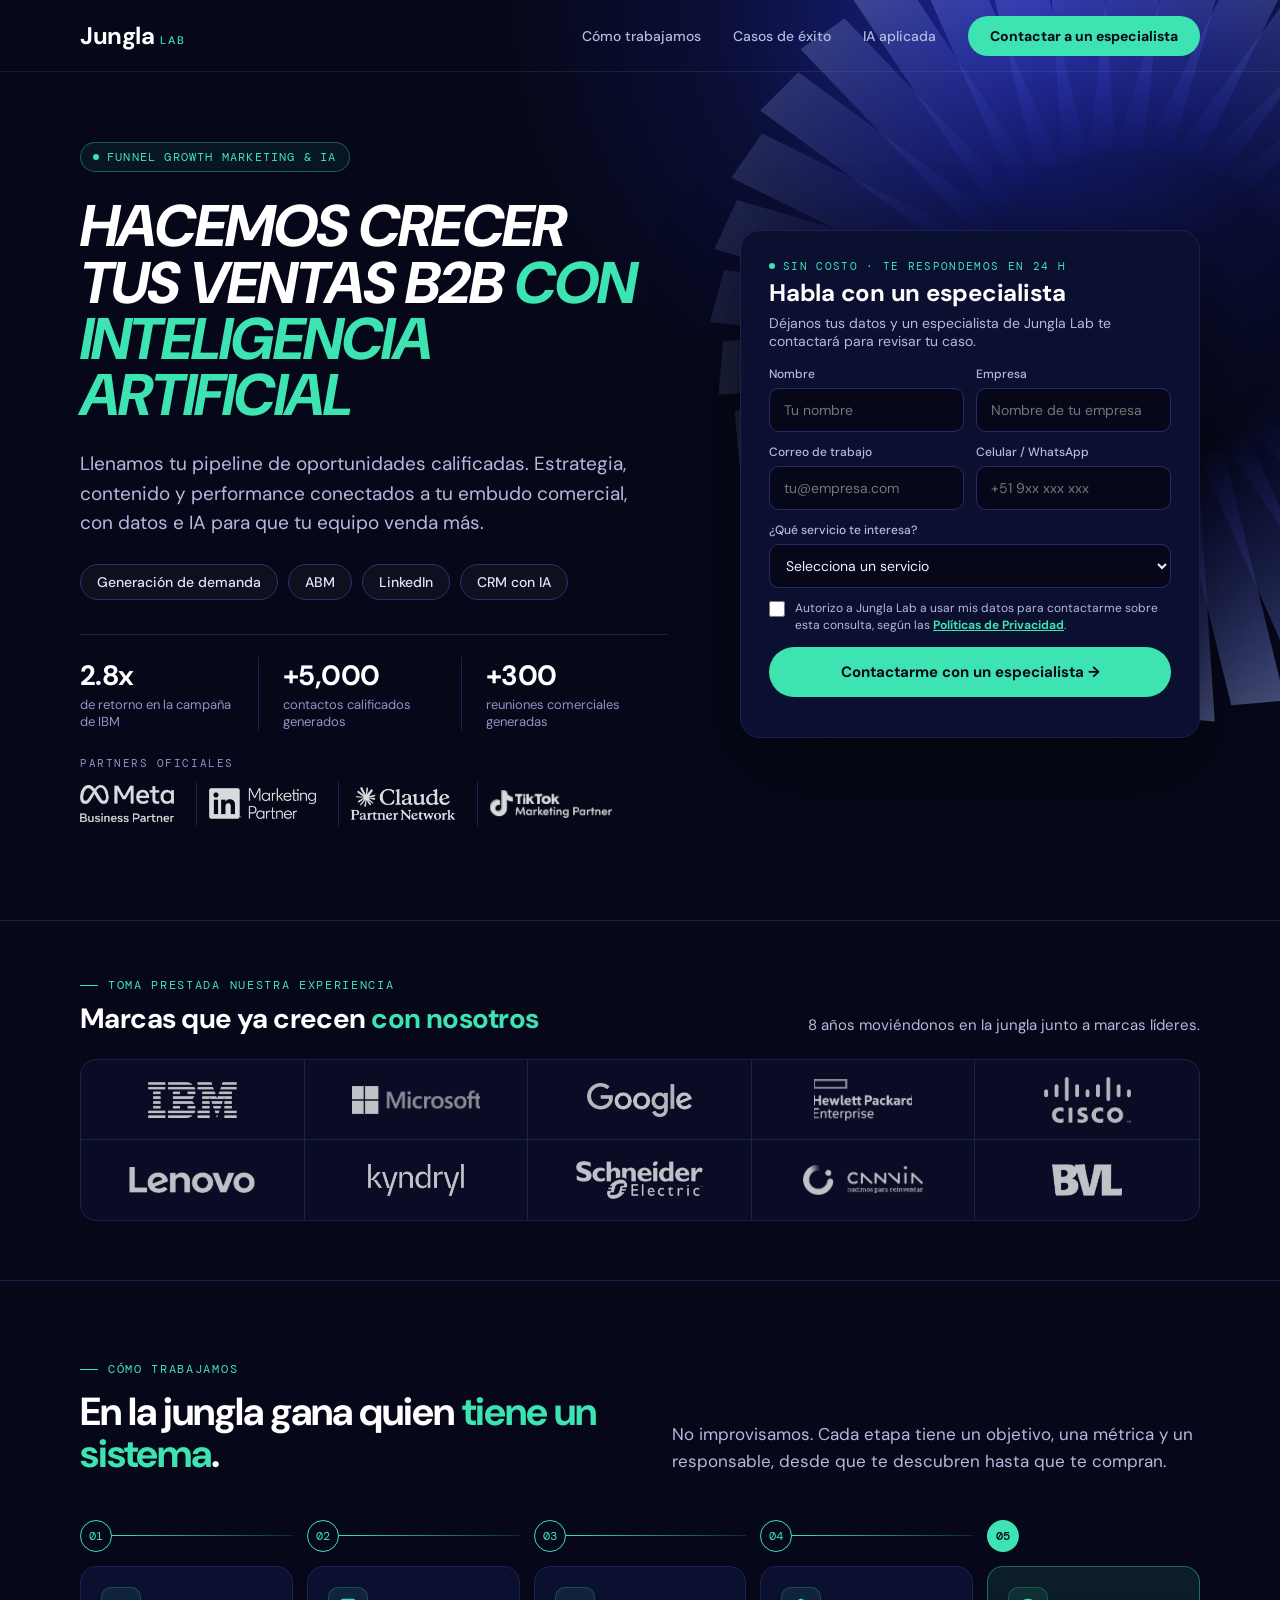
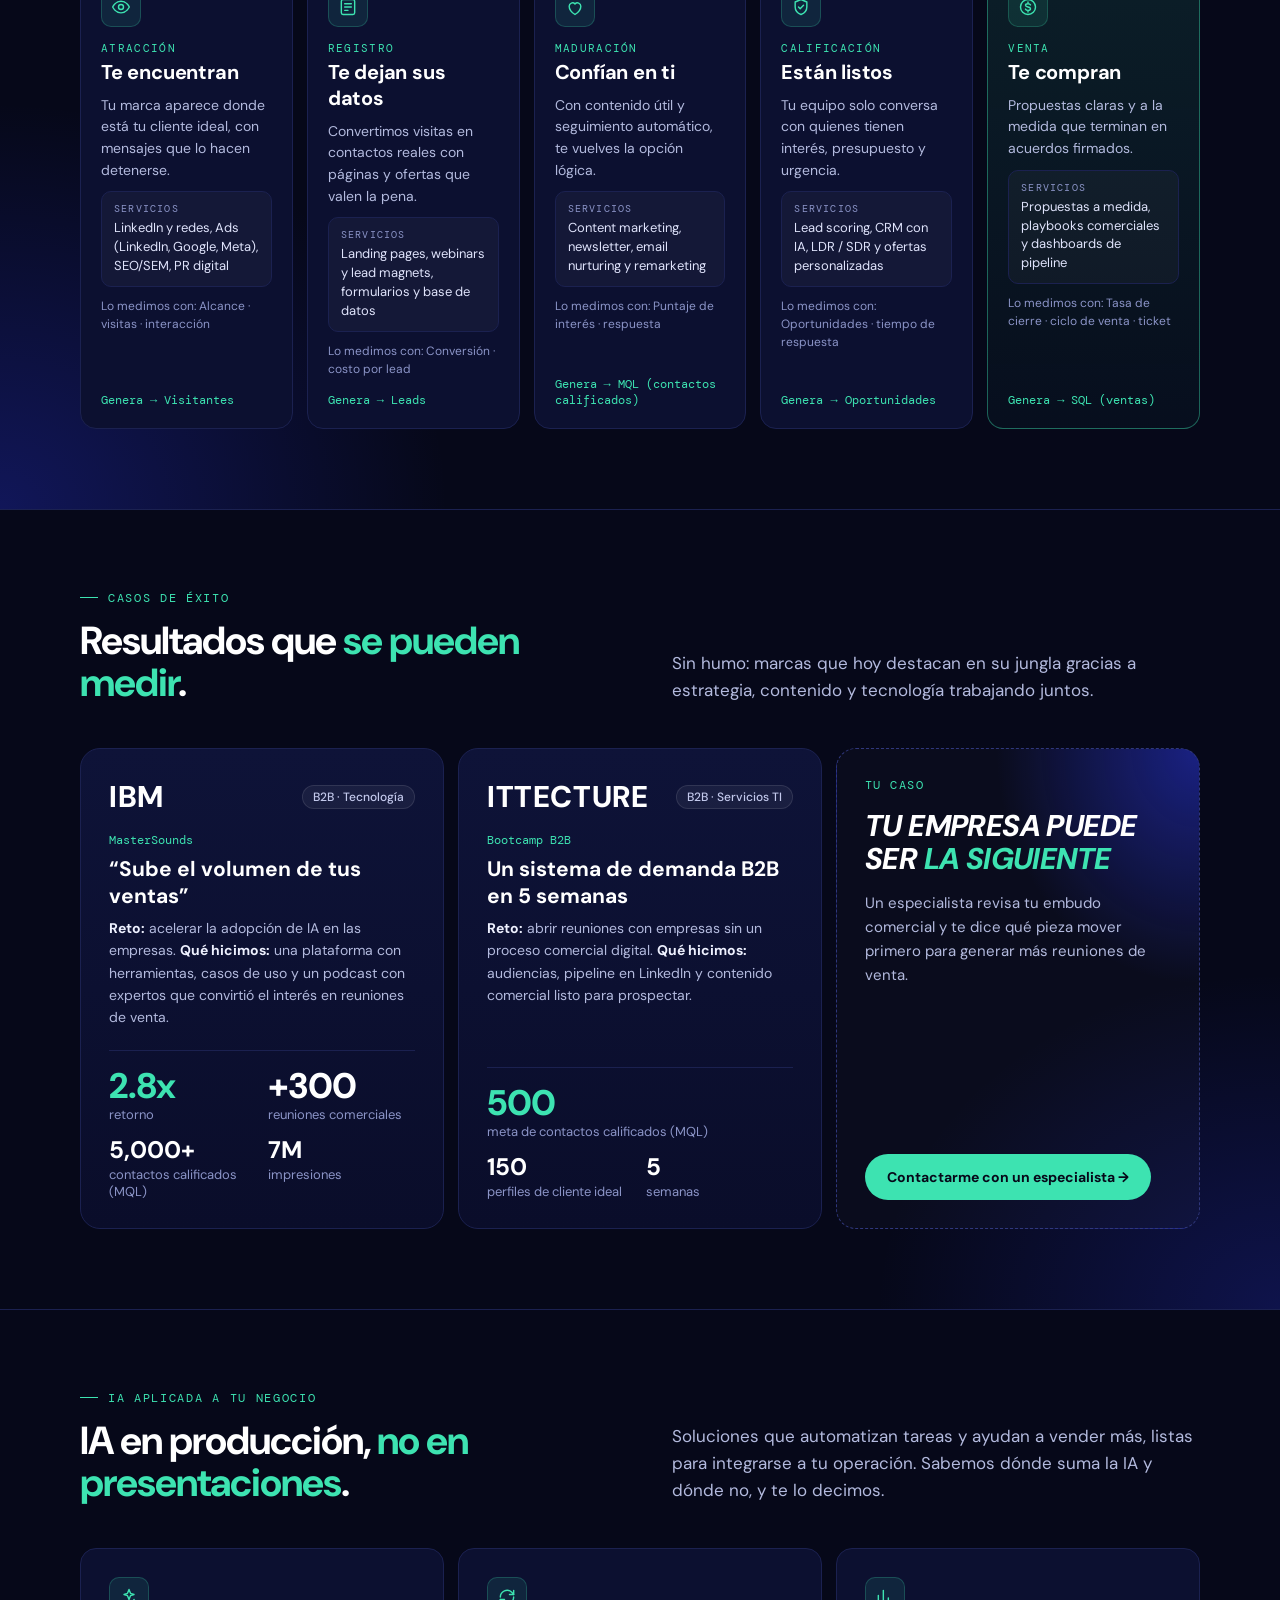
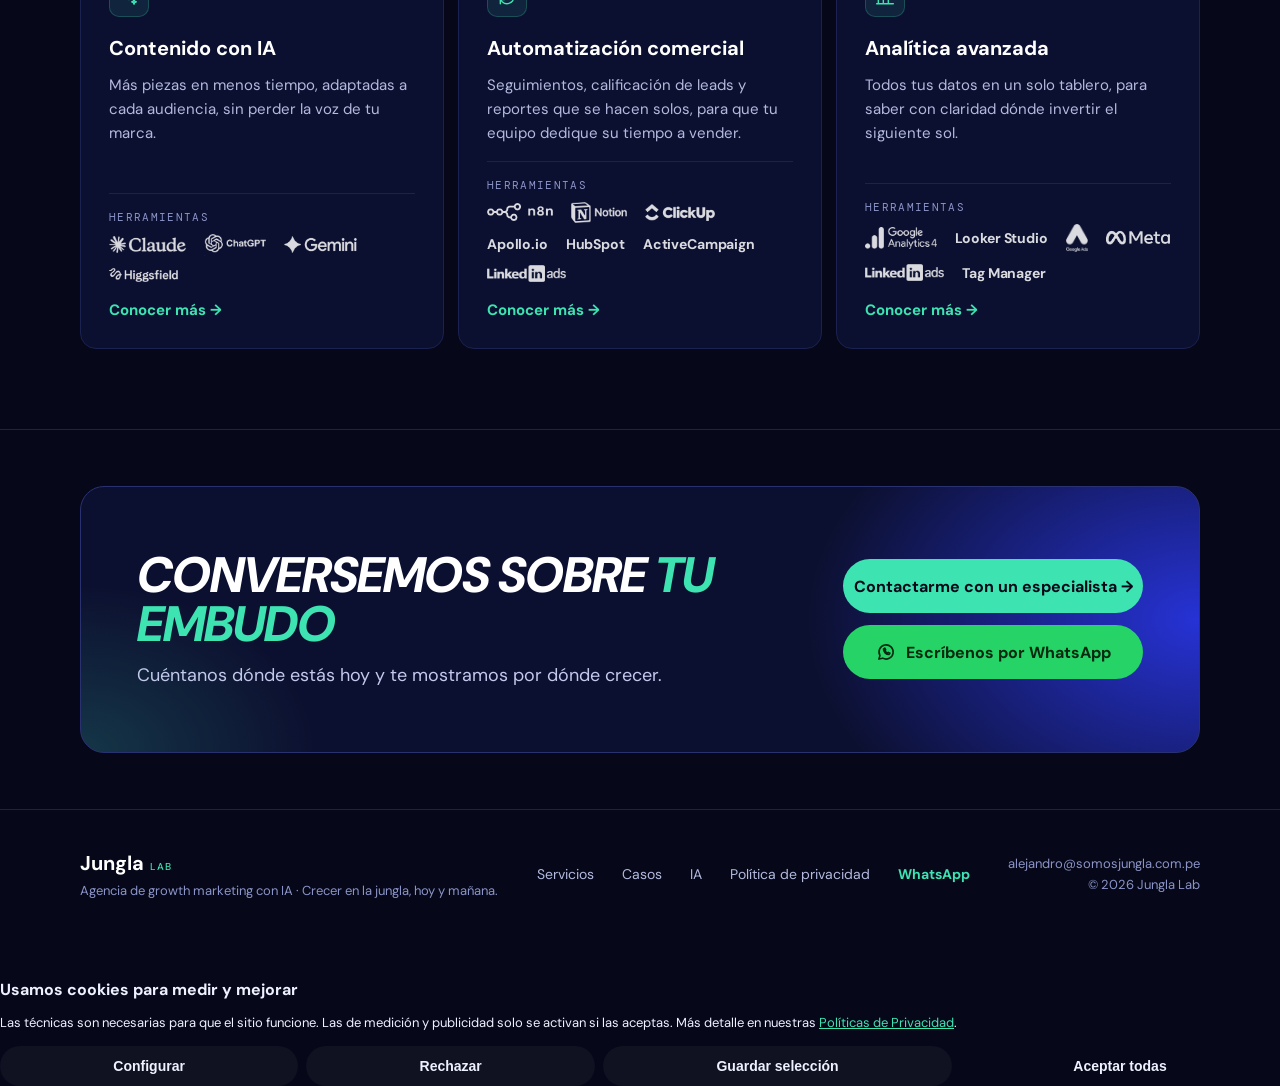
<file: b2b.html>
<!doctype html>
<html lang="es-PE">
<head>
<meta charset="utf-8">
<meta name="viewport" content="width=device-width, initial-scale=1, viewport-fit=cover">
<title>Jungla Lab | Generación de demanda B2B con IA</title>
<meta name="description" content="Estrategia ICP, contenido de autoridad, CRM y automatización con IA para llenar tu pipeline de oportunidades calificadas.">
<meta name="robots" content="index, follow">
<link rel="canonical" href="https://junglalab.com/b2b">
<meta name="theme-color" content="#060819">
<meta property="og:type" content="website"><meta property="og:locale" content="es_PE"><meta property="og:site_name" content="Jungla Lab">
<meta property="og:title" content="Jungla Lab | Generación de demanda B2B con IA"><meta property="og:description" content="Estrategia ICP, contenido de autoridad, CRM y automatización con IA para llenar tu pipeline de oportunidades calificadas."><meta property="og:url" content="https://junglalab.com/b2b">
<link rel="icon" href="data:image/svg+xml,%3Csvg xmlns='http://www.w3.org/2000/svg' viewBox='0 0 32 32'%3E%3Crect width='32' height='32' rx='8' fill='%23060819'/%3E%3Ctext x='16' y='23' font-family='Arial' font-weight='700' font-size='19' text-anchor='middle' fill='%233de3b1'%3EJ%3C/text%3E%3C/svg%3E">

<link rel="preconnect" href="https://fonts.googleapis.com">
<link rel="stylesheet" href="https://fonts.googleapis.com/css2?family=DM+Sans:ital,opsz,wght@0,9..40,400;0,9..40,500;0,9..40,700;0,9..40,800;1,9..40,800&amp;family=DM+Mono:wght@400;500&amp;display=swap">
<style>
body{margin:0;background:#060819;font-family:"DM Sans",-apple-system,"Segoe UI",sans-serif;color:#eef1ff}
a{color:#3de3b1}a:hover{color:#8ff0d2}
</style>

<link rel="stylesheet" href="/assets/css/embed.css">
<style>
:root{--g:80px;--gy:80px}
*{box-sizing:border-box}
html{scroll-behavior:smooth;-webkit-text-size-adjust:100%}
body{overflow-x:hidden}
img{max-width:100%}
.jl-root{width:100%;max-width:1440px;margin:0 auto}
@media (max-width:1180px){:root{--g:48px;--gy:64px}}
@media (max-width:900px){
 :root{--g:20px;--gy:48px}
 .jl-root{height:auto!important;min-height:0!important}
 .jl-root [data-rh]{height:auto!important;min-height:0!important}
 .jl-root [data-cols]{grid-template-columns:minmax(0,1fr)!important}
 .jl-root [data-cols="4"],.jl-root [data-cols="5"]{grid-template-columns:repeat(2,minmax(0,1fr))!important}
 .jl-root [data-cols="6"],.jl-root [data-cols="7"]{grid-template-columns:repeat(3,minmax(0,1fr))!important}
 .jl-root [style*="grid-column"]{grid-column:1/-1!important}
 .jl-root [data-wrap]{flex-wrap:wrap!important}
 .jl-root [data-stack]{flex-direction:column!important;align-items:stretch!important}
 .jl-root header nav a:not(:last-child){display:none}
 .jl-root header nav{gap:0!important}
 .jl-root header a[href^="#"]:first-child{font-size:20px!important}
 .jl-root h1{overflow-wrap:anywhere}
 .jl-root [data-abs]{position:absolute}
}
@media (max-width:520px){
 .jl-root form[id=formulario]{grid-template-columns:minmax(0,1fr)!important;padding:20px!important}
 .jl-root [data-cols="5"]{grid-template-columns:minmax(0,1fr)!important}
 .cookie{left:8px;right:8px}
}
</style>
<script>window.dataLayer=window.dataLayer||[];function gtag(){dataLayer.push(arguments);}gtag('consent','default',{ad_storage:'denied',ad_user_data:'denied',ad_personalization:'denied',analytics_storage:'denied',wait_for_update:500});</script>
<script type="text/javascript">
  (function(c,l,a,r,i,t,y){
    c[a]=c[a]||function(){(c[a].q=c[a].q||[]).push(arguments)};
    t=l.createElement(r);t.async=1;t.src="https://www.clarity.ms/tag/"+i;
    y=l.getElementsByTagName(r)[0];y.parentNode.insertBefore(t,y);
  })(window, document, "clarity", "script", "yqkrxi1187");
</script>
</head>
<body data-page="b2b">
<div class="jl-root" style="width: 100%; max-width: 1440px; margin: 0 auto; min-height: 4050px; box-sizing: border-box; display: flex; flex-direction: column; overflow: hidden; background: #060819; font-family: 'DM Sans', -apple-system, 'Segoe UI', sans-serif; color: #eef1ff;" data-rh="1">

<!-- 1. NAV + HERO + FORMULARIO -->
<div id="diagnostico" style="position: relative; min-height: 920px; flex-shrink: 0; overflow: hidden; display: flex; flex-direction: column; background: radial-gradient(ellipse 55% 70% at 80% 0%, rgba(45,59,255,0.55) 0%, rgba(45,59,255,0.12) 45%, rgba(6,8,25,0) 75%), #060819;" data-rh="1">
<svg width="900" height="900" viewBox="0 0 900 900" aria-hidden="true" style="position: absolute; right: -300px; top: -140px; opacity: 0.55;"><defs><linearGradient id="jg-blade" x1="0" y1="0" x2="0" y2="1"><stop offset="0" stop-color="#9fb2ff"></stop><stop offset="1" stop-color="#2d3bff" stop-opacity="0"></stop></linearGradient></defs><g><polygon points="438,30 490,44 462,300 410,286" fill="url(#jg-blade)" opacity="0.8" transform="rotate(0 450 450)"></polygon><polygon points="438,30 490,44 462,300 410,286" fill="url(#jg-blade)" opacity="0.78" transform="rotate(10 450 450)"></polygon><polygon points="438,30 490,44 462,300 410,286" fill="url(#jg-blade)" opacity="0.74" transform="rotate(20 450 450)"></polygon><polygon points="438,30 490,44 462,300 410,286" fill="url(#jg-blade)" opacity="0.66" transform="rotate(30 450 450)"></polygon><polygon points="438,30 490,44 462,300 410,286" fill="url(#jg-blade)" opacity="0.57" transform="rotate(40 450 450)"></polygon><polygon points="438,30 490,44 462,300 410,286" fill="url(#jg-blade)" opacity="0.48" transform="rotate(50 450 450)"></polygon><polygon points="438,30 490,44 462,300 410,286" fill="url(#jg-blade)" opacity="0.39" transform="rotate(60 450 450)"></polygon><polygon points="438,30 490,44 462,300 410,286" fill="url(#jg-blade)" opacity="0.31" transform="rotate(70 450 450)"></polygon><polygon points="438,30 490,44 462,300 410,286" fill="url(#jg-blade)" opacity="0.27" transform="rotate(80 450 450)"></polygon><polygon points="438,30 490,44 462,300 410,286" fill="url(#jg-blade)" opacity="0.25" transform="rotate(90 450 450)"></polygon><polygon points="438,30 490,44 462,300 410,286" fill="url(#jg-blade)" opacity="0.27" transform="rotate(100 450 450)"></polygon><polygon points="438,30 490,44 462,300 410,286" fill="url(#jg-blade)" opacity="0.31" transform="rotate(110 450 450)"></polygon><polygon points="438,30 490,44 462,300 410,286" fill="url(#jg-blade)" opacity="0.39" transform="rotate(120 450 450)"></polygon><polygon points="438,30 490,44 462,300 410,286" fill="url(#jg-blade)" opacity="0.48" transform="rotate(130 450 450)"></polygon><polygon points="438,30 490,44 462,300 410,286" fill="url(#jg-blade)" opacity="0.57" transform="rotate(140 450 450)"></polygon><polygon points="438,30 490,44 462,300 410,286" fill="url(#jg-blade)" opacity="0.66" transform="rotate(150 450 450)"></polygon><polygon points="438,30 490,44 462,300 410,286" fill="url(#jg-blade)" opacity="0.74" transform="rotate(160 450 450)"></polygon><polygon points="438,30 490,44 462,300 410,286" fill="url(#jg-blade)" opacity="0.78" transform="rotate(170 450 450)"></polygon><polygon points="438,30 490,44 462,300 410,286" fill="url(#jg-blade)" opacity="0.8" transform="rotate(180 450 450)"></polygon><polygon points="438,30 490,44 462,300 410,286" fill="url(#jg-blade)" opacity="0.78" transform="rotate(190 450 450)"></polygon><polygon points="438,30 490,44 462,300 410,286" fill="url(#jg-blade)" opacity="0.74" transform="rotate(200 450 450)"></polygon><polygon points="438,30 490,44 462,300 410,286" fill="url(#jg-blade)" opacity="0.66" transform="rotate(210 450 450)"></polygon><polygon points="438,30 490,44 462,300 410,286" fill="url(#jg-blade)" opacity="0.57" transform="rotate(220 450 450)"></polygon><polygon points="438,30 490,44 462,300 410,286" fill="url(#jg-blade)" opacity="0.48" transform="rotate(230 450 450)"></polygon><polygon points="438,30 490,44 462,300 410,286" fill="url(#jg-blade)" opacity="0.39" transform="rotate(240 450 450)"></polygon><polygon points="438,30 490,44 462,300 410,286" fill="url(#jg-blade)" opacity="0.31" transform="rotate(250 450 450)"></polygon><polygon points="438,30 490,44 462,300 410,286" fill="url(#jg-blade)" opacity="0.27" transform="rotate(260 450 450)"></polygon><polygon points="438,30 490,44 462,300 410,286" fill="url(#jg-blade)" opacity="0.25" transform="rotate(270 450 450)"></polygon><polygon points="438,30 490,44 462,300 410,286" fill="url(#jg-blade)" opacity="0.27" transform="rotate(280 450 450)"></polygon><polygon points="438,30 490,44 462,300 410,286" fill="url(#jg-blade)" opacity="0.31" transform="rotate(290 450 450)"></polygon><polygon points="438,30 490,44 462,300 410,286" fill="url(#jg-blade)" opacity="0.39" transform="rotate(300 450 450)"></polygon><polygon points="438,30 490,44 462,300 410,286" fill="url(#jg-blade)" opacity="0.48" transform="rotate(310 450 450)"></polygon><polygon points="438,30 490,44 462,300 410,286" fill="url(#jg-blade)" opacity="0.57" transform="rotate(320 450 450)"></polygon><polygon points="438,30 490,44 462,300 410,286" fill="url(#jg-blade)" opacity="0.66" transform="rotate(330 450 450)"></polygon><polygon points="438,30 490,44 462,300 410,286" fill="url(#jg-blade)" opacity="0.74" transform="rotate(340 450 450)"></polygon><polygon points="438,30 490,44 462,300 410,286" fill="url(#jg-blade)" opacity="0.78" transform="rotate(350 450 450)"></polygon></g></svg>
<header style="position: relative; height: 72px; flex-shrink: 0; box-sizing: border-box; padding: 0 var(--g) 0 var(--g); display: flex; align-items: center; justify-content: space-between; border-bottom: 1px solid rgba(184,191,230,0.10);">
<a href="#diagnostico" style="text-decoration: none; color: #ffffff; font-size: 24px; font-weight: 700; letter-spacing: -0.02em; display: flex; align-items: baseline; gap: 6px;">Jungla<span style="font-size: 11px; font-weight: 500; letter-spacing: 0.16em; color: #3de3b1;">LAB</span></a>
<nav aria-label="Principal" style="display: flex; gap: 32px; align-items: center; font-size: 14px; font-weight: 500;">
<a href="#servicios" style="color: #b3bade; text-decoration: none;">Cómo trabajamos</a>
<a href="#casos" style="color: #b3bade; text-decoration: none;">Casos de éxito</a>
<a href="#ia" style="color: #b3bade; text-decoration: none;">IA aplicada</a>
<a href="#agenda" style="display: inline-flex; align-items: center; height: 40px; padding: 0 22px; border-radius: 999px; background: #3de3b1; color: #060819; text-decoration: none; font-size: 14px; font-weight: 700; box-sizing: border-box;">Contactar a un especialista</a>
</nav>
</header>
<section style="position: relative; flex-grow: 1; box-sizing: border-box; padding: 40px var(--g) 64px var(--g); display: grid; grid-template-columns: minmax(0, 1fr) 460px; gap: 72px; align-items: center;" data-cols="2">
<div style="display: flex; flex-direction: column; gap: 26px;">
<div style="display: inline-flex; align-self: flex-start; align-items: center; gap: 8px; padding: 6px 12px; border: 1px solid rgba(61,227,177,0.35); border-radius: 999px; background: rgba(61,227,177,0.06); font-family: 'DM Mono', monospace; font-size: 12px; letter-spacing: 0.1em; text-transform: uppercase; color: #3de3b1;"><span style="width: 6px; height: 6px; border-radius: 50%; background: #3de3b1;"></span>Funnel Growth Marketing &amp; IA</div>
<h1 style="margin: 0; font-size: clamp(33px, 4.58vw, 66px); line-height: 0.96; font-weight: 800; font-style: italic; text-transform: uppercase; letter-spacing: -0.03em; color: #ffffff;">Hacemos crecer tus ventas B2B <span style="color: #3de3b1;">con inteligencia artificial</span></h1>
<p style="margin: 0; max-width: 580px; font-size: 19px; line-height: 1.55; color: #b3bade;">Llenamos tu pipeline de oportunidades calificadas. Estrategia, contenido y performance conectados a tu embudo comercial, con datos e IA para que tu equipo venda más.</p>
<div style="display: flex; flex-wrap: wrap; gap: 10px;">
<span style="padding: 8px 16px; border: 1px solid #2a3170; border-radius: 999px; background: rgba(255,255,255,0.03); font-size: 14px; font-weight: 500; color: #dfe3fb;">Generación de demanda</span>
<span style="padding: 8px 16px; border: 1px solid #2a3170; border-radius: 999px; background: rgba(255,255,255,0.03); font-size: 14px; font-weight: 500; color: #dfe3fb;">ABM</span>
<span style="padding: 8px 16px; border: 1px solid #2a3170; border-radius: 999px; background: rgba(255,255,255,0.03); font-size: 14px; font-weight: 500; color: #dfe3fb;">LinkedIn</span>
<span style="padding: 8px 16px; border: 1px solid #2a3170; border-radius: 999px; background: rgba(255,255,255,0.03); font-size: 14px; font-weight: 500; color: #dfe3fb;">CRM con IA</span>
</div>
<div style="display: flex; margin-top: 8px; padding-top: 22px; border-top: 1px solid #1b2150;">
<div style="display: flex; flex-direction: column; gap: 2px; padding-right: 24px;"><span style="font-size: 28px; font-weight: 700; color: #ffffff; letter-spacing: -0.02em;">2.8x</span><span style="font-size: 13px; color: #8b94c7;">de retorno en la campaña de IBM</span></div>
<div style="display: flex; flex-direction: column; gap: 2px; padding: 0 24px; border-left: 1px solid #1b2150;"><span style="font-size: 28px; font-weight: 700; color: #ffffff; letter-spacing: -0.02em;">+5,000</span><span style="font-size: 13px; color: #8b94c7;">contactos calificados generados</span></div>
<div style="display: flex; flex-direction: column; gap: 2px; padding: 0 24px; border-left: 1px solid #1b2150;"><span style="font-size: 28px; font-weight: 700; color: #ffffff; letter-spacing: -0.02em;">+300</span><span style="font-size: 13px; color: #8b94c7;">reuniones comerciales generadas</span></div>
</div>
<div style="display: flex; flex-direction: column; gap: 12px;">
<div style="font-family: 'DM Mono', monospace; font-size: 11px; letter-spacing: 0.14em; text-transform: uppercase; color: #8b94c7;">Partners oficiales</div>
<div style="display: flex; flex-wrap: wrap; align-items: center; row-gap: 10px;">
<div style="height: 44px; display: flex; align-items: center; padding-right: 22px; margin-right: 12px; border-right: 1px solid #1b2150;"><img src="/assets/a8bafa23f6ce3d19845753095793fc02.png" alt="Meta Business Partner" style="height: 37px; width: 94px; opacity: 0.85;"></div>
<div style="height: 44px; display: flex; align-items: center; padding-right: 22px; margin-right: 12px; border-right: 1px solid #1b2150;"><img src="/assets/fa770db111676cd9e83c03450d537083.png" alt="LinkedIn Marketing Partner" style="height: 31px; width: 107px; opacity: 0.85;"></div>
<div style="height: 44px; display: flex; align-items: center; padding-right: 22px; margin-right: 12px; border-right: 1px solid #1b2150;"><img src="/assets/da52beee7ffe85081dafe475c666d31f.png" alt="Claude Partner Network" style="height: 33px; width: 104px; opacity: 0.85;"></div>
<div style="height: 44px; display: flex; align-items: center;"><img src="/assets/b2766f694f3025efdd8301c77b58c7eb.png" alt="TikTok Marketing Partner" style="height: 28px; width: 122px; opacity: 0.85;"></div>
</div>
</div>
</div>
<form id="formulario" aria-label="Contacta con un especialista" style="position: relative; background: #0c1030; border: 1px solid #1b2150; border-radius: 20px; padding: 28px; display: grid; grid-template-columns: repeat(2, minmax(0, 1fr)); gap: 12px; box-shadow: 0 30px 80px rgba(0,0,0,0.5);" data-cols="2">
<div style="grid-column: span 2; display: flex; flex-direction: column; gap: 6px; margin-bottom: 4px;">
<div style="display: flex; align-items: center; gap: 8px; font-family: 'DM Mono', monospace; font-size: 11px; letter-spacing: 0.12em; text-transform: uppercase; color: #3de3b1;"><span style="width: 6px; height: 6px; border-radius: 50%; background: #3de3b1;"></span>Sin costo · Te respondemos en 24 h</div>
<h2 style="margin: 0; font-size: 24px; line-height: 1.2; font-weight: 700; letter-spacing: -0.01em; color: #ffffff;">Habla con un especialista</h2>
<p style="margin: 0; font-size: 14px; color: #b3bade;">Déjanos tus datos y un especialista de Jungla Lab te contactará para revisar tu caso.</p>
</div>
<label for="f-nombre" style="display: flex; flex-direction: column; gap: 6px; font-size: 12px; font-weight: 500; color: #b3bade;">Nombre<input id="f-nombre" name="nombre" type="text" autocomplete="name" placeholder="Tu nombre" style="height: 44px; box-sizing: border-box; border: 1px solid #262d66; border-radius: 10px; padding: 0 14px; font: inherit; font-size: 14px; font-weight: 400; background: #060819; color: #eef1ff;"></label>
<label for="f-empresa" style="display: flex; flex-direction: column; gap: 6px; font-size: 12px; font-weight: 500; color: #b3bade;">Empresa<input id="f-empresa" name="empresa" type="text" autocomplete="organization" placeholder="Nombre de tu empresa" style="height: 44px; box-sizing: border-box; border: 1px solid #262d66; border-radius: 10px; padding: 0 14px; font: inherit; font-size: 14px; font-weight: 400; background: #060819; color: #eef1ff;"></label>
<label for="f-email" style="display: flex; flex-direction: column; gap: 6px; font-size: 12px; font-weight: 500; color: #b3bade;">Correo de trabajo<input id="f-email" name="email" type="email" autocomplete="email" placeholder="tu@empresa.com" style="height: 44px; box-sizing: border-box; border: 1px solid #262d66; border-radius: 10px; padding: 0 14px; font: inherit; font-size: 14px; font-weight: 400; background: #060819; color: #eef1ff;"></label>
<label for="f-telefono" style="display: flex; flex-direction: column; gap: 6px; font-size: 12px; font-weight: 500; color: #b3bade;">Celular / WhatsApp<input id="f-telefono" name="celular" type="tel" autocomplete="tel" placeholder="+51 9xx xxx xxx" style="height: 44px; box-sizing: border-box; border: 1px solid #262d66; border-radius: 10px; padding: 0 14px; font: inherit; font-size: 14px; font-weight: 400; background: #060819; color: #eef1ff;"></label>
<label for="f-servicio" style="grid-column: span 2; display: flex; flex-direction: column; gap: 6px; font-size: 12px; font-weight: 500; color: #b3bade;">¿Qué servicio te interesa?<select id="f-servicio" name="servicio" required="" style="height: 44px; box-sizing: border-box; border: 1px solid #262d66; border-radius: 10px; padding: 0 12px; font: inherit; font-size: 14px; font-weight: 400; background: #060819; color: #eef1ff;">
<option value="">Selecciona un servicio</option>
<option>Estrategia y perfiles ICP</option>
<option>Contenido de autoridad y LinkedIn</option>
<option>Generación de demanda (Ads y prospección)</option>
<option>CRM y automatización con IA</option>
<option>Marketing 360 B2B (todo el sistema)</option>
<option>Aún no lo sé, quiero asesoría</option>
</select></label>
<label for="f-politicas" style="grid-column: span 2; display: flex; gap: 10px; align-items: flex-start; font-size: 12px; line-height: 1.45; color: #b3bade;">
<input id="f-politicas" name="consentimiento" type="checkbox" required="" style="width: 16px; height: 16px; margin: 1px 0 0; flex-shrink: 0; accent-color: #3de3b1;">
<span>Autorizo a Jungla Lab a usar mis datos para contactarme sobre esta consulta, según las <a href="/politicas-de-privacidad" style="color: #3de3b1; font-weight: 700;">Políticas de Privacidad</a>.</span>
</label>
<button type="submit" style="grid-column: span 2; height: 50px; border: 0; border-radius: 999px; background: #3de3b1; color: #060819; font: inherit; font-size: 15px; font-weight: 700; cursor: pointer;">Contactarme con un especialista →</button>
</form>
</section>
</div>

<!-- 2. CLIENTES -->
<section style="min-height: 360px; flex-shrink: 0; box-sizing: border-box; padding: 56px var(--g) 56px var(--g); border-top: 1px solid #1b2150; display: flex; flex-direction: column; gap: 24px;" data-rh="1">
<div style="display: flex; justify-content: space-between; align-items: flex-end;">
<div style="display: flex; flex-direction: column; gap: 10px;">
<div style="display: flex; align-items: center; gap: 10px; font-family: 'DM Mono', monospace; font-size: 12px; letter-spacing: 0.14em; text-transform: uppercase; color: #3de3b1;"><span style="width: 18px; height: 1px; background: #3de3b1;"></span>Toma prestada nuestra experiencia</div>
<h2 style="margin: 0; font-size: 28px; line-height: 1.15; font-weight: 700; letter-spacing: -0.02em; color: #ffffff;">Marcas que ya crecen <span style="color: #3de3b1;">con nosotros</span></h2>
</div>
<span style="font-size: 15px; color: #b3bade;">8 años moviéndonos en la jungla junto a marcas líderes.</span>
</div>
<div style="display: grid; grid-template-columns: repeat(5, minmax(0, 1fr)); border: 1px solid #1b2150; border-radius: 16px; background: rgba(12,16,48,0.5); overflow: hidden;" data-cols="5">
<div style="height: 80px; border-right: 1px solid #1b2150; border-bottom: 1px solid #1b2150; display: flex; align-items: center; justify-content: center; padding: 0 16px; box-sizing: border-box;"><img src="/assets/f481ebb6825dc96e7771f41e760249ca.png" alt="IBM" style="height: 36px; width: auto; max-width: 100%; object-fit: contain; opacity: 0.75;"></div>
<div style="height: 80px; border-right: 1px solid #1b2150; border-bottom: 1px solid #1b2150; display: flex; align-items: center; justify-content: center; padding: 0 16px; box-sizing: border-box;"><img src="/assets/5cc01a10f05b83561263694c236a2575.png" alt="Microsoft" style="height: 28px; width: auto; max-width: 100%; object-fit: contain; opacity: 0.75;"></div>
<div style="height: 80px; border-right: 1px solid #1b2150; border-bottom: 1px solid #1b2150; display: flex; align-items: center; justify-content: center; padding: 0 16px; box-sizing: border-box;"><img src="/assets/67e5a4e0bf29d07a9c1a53b6cfb59dfe.png" alt="Google" style="height: 34px; width: auto; max-width: 100%; object-fit: contain; opacity: 0.75;"></div>
<div style="height: 80px; border-right: 1px solid #1b2150; border-bottom: 1px solid #1b2150; display: flex; align-items: center; justify-content: center; padding: 0 16px; box-sizing: border-box;"><img src="/assets/8653ef2d4d10c534797a56df7ded0721.png" alt="Hewlett Packard Enterprise" style="height: 42px; width: auto; max-width: 100%; object-fit: contain; opacity: 0.75;"></div>
<div style="height: 80px; border-bottom: 1px solid #1b2150; display: flex; align-items: center; justify-content: center; padding: 0 16px; box-sizing: border-box;"><img src="/assets/96425c1ab920584526b894c31f541742.png" alt="Cisco" style="height: 46px; width: auto; max-width: 100%; object-fit: contain; opacity: 0.75;"></div>
<div style="height: 80px; border-right: 1px solid #1b2150; display: flex; align-items: center; justify-content: center; padding: 0 16px; box-sizing: border-box;"><img src="/assets/ac998d5f7bf73e5ec69ce2ec537c9ab7.png" alt="Lenovo" style="height: 26px; width: auto; max-width: 100%; object-fit: contain; opacity: 0.75;"></div>
<div style="height: 80px; border-right: 1px solid #1b2150; display: flex; align-items: center; justify-content: center; padding: 0 16px; box-sizing: border-box;"><img src="/assets/ec4347f53fc6929e2f4fc8775999ddfc.png" alt="Kyndryl" style="height: 32px; width: auto; max-width: 100%; object-fit: contain; opacity: 0.75;"></div>
<div style="height: 80px; border-right: 1px solid #1b2150; display: flex; align-items: center; justify-content: center; padding: 0 16px; box-sizing: border-box;"><img src="/assets/896801da045826bfc0f0bf5fa462125c.png" alt="Schneider Electric" style="height: 38px; width: auto; max-width: 100%; object-fit: contain; opacity: 0.75;"></div>
<div style="height: 80px; border-right: 1px solid #1b2150; display: flex; align-items: center; justify-content: center; padding: 0 16px; box-sizing: border-box;"><img src="/assets/a5cf684eec671c553cd98bbce014691d.png" alt="Canvia" style="height: 30px; width: auto; max-width: 100%; object-fit: contain; opacity: 0.75;"></div>
<div style="height: 80px; display: flex; align-items: center; justify-content: center; padding: 0 16px; box-sizing: border-box;"><img src="/assets/dde16a04f157e8f5dbc98b4af540fbf5.png" alt="BVL" style="height: 32px; width: auto; max-width: 100%; object-fit: contain; opacity: 0.75;"></div>
</div>
</section>

<!-- 3. SERVICIOS 360 -->
<section id="servicios" style="position: relative; min-height: 740px; flex-shrink: 0; box-sizing: border-box; padding: var(--gy) var(--g) var(--gy) var(--g); border-top: 1px solid #1b2150; display: flex; flex-direction: column; gap: 44px; background: radial-gradient(ellipse 50% 70% at 0% 100%, rgba(45,59,255,0.28) 0%, rgba(6,8,25,0) 70%), #060819;" data-rh="1">
<div style="display: grid; grid-template-columns: repeat(2, minmax(0, 1fr)); gap: 64px; align-items: end;" data-cols="2">
<div style="display: flex; flex-direction: column; gap: 14px;"><div style="display: flex; align-items: center; gap: 10px; font-family: 'DM Mono', monospace; font-size: 12px; letter-spacing: 0.14em; text-transform: uppercase; color: #3de3b1;"><span style="width: 18px; height: 1px; background: #3de3b1;"></span>Cómo trabajamos</div><h2 style="margin: 0; font-size: clamp(22px, 3.06vw, 44px); line-height: 1.08; font-weight: 700; letter-spacing: -0.025em; color: #ffffff;">En la jungla gana quien <span style="color: #3de3b1;">tiene un sistema</span>.</h2></div>
<p style="margin: 0; font-size: 17px; line-height: 1.6; color: #b3bade; max-width: 540px;">No improvisamos. Cada etapa tiene un objetivo, una métrica y un responsable, desde que te descubren hasta que te compran.</p>
</div>
<div style="display: grid; grid-template-columns: repeat(5, minmax(0, 1fr)); gap: 14px;" data-cols="5">
<div style="display: flex; flex-direction: column; gap: 14px;">
<div style="display: flex; align-items: center;"><span style="width: 32px; height: 32px; flex-shrink: 0; border-radius: 50%; border: 1px solid #3de3b1; background: #060819; display: flex; align-items: center; justify-content: center; font-family: 'DM Mono', monospace; font-size: 12px; color: #3de3b1;">01</span><span style="flex-grow: 1; height: 1px; background: linear-gradient(90deg, #3de3b1, rgba(61,227,177,0.15));"></span></div>
<div style="background: #0c1030; border: 1px solid #1b2150; border-radius: 16px; padding: 20px; display: flex; flex-direction: column; gap: 10px; min-height: 236px; flex-grow: 1; box-sizing: border-box;">
<span style="width: 40px; height: 40px; flex-shrink: 0; border-radius: 10px; background: rgba(61,227,177,0.10); border: 1px solid rgba(61,227,177,0.22); display: flex; align-items: center; justify-content: center;"><svg width="20" height="20" viewBox="0 0 24 24" fill="none" stroke="#3de3b1" stroke-width="1.7" stroke-linecap="round" stroke-linejoin="round" aria-hidden="true"><path d="M2 12s3.5-7 10-7 10 7 10 7-3.5 7-10 7S2 12 2 12z"/><circle cx="12" cy="12" r="3"/></svg></span>
<div style="display: flex; flex-direction: column; gap: 4px; margin-top: 4px;"><span style="font-family: 'DM Mono', monospace; font-size: 11px; letter-spacing: 0.12em; text-transform: uppercase; color: #3de3b1;">Atracción</span><h3 style="margin: 0; font-size: 20px; font-weight: 700; letter-spacing: -0.01em; color: #ffffff;">Te encuentran</h3></div>
<p style="margin: 0; font-size: 14px; line-height: 1.55; color: #b3bade;">Tu marca aparece donde está tu cliente ideal, con mensajes que lo hacen detenerse.</p>
<div style="display: flex; flex-direction: column; gap: 4px; padding: 10px 12px; border-radius: 10px; background: rgba(255,255,255,0.03); border: 1px solid #1b2150;"><span style="font-family: 'DM Mono', monospace; font-size: 10px; letter-spacing: 0.12em; text-transform: uppercase; color: #8b94c7;">Servicios</span><span style="font-size: 13px; line-height: 1.45; color: #dfe3fb;">LinkedIn y redes, Ads (LinkedIn, Google, Meta), SEO/SEM, PR digital</span></div>
<p style="margin: 0; font-size: 12px; line-height: 1.5; color: #8b94c7;">Lo medimos con: Alcance · visitas · interacción</p>
<span style="margin-top: auto; padding-top: 4px; align-self: flex-start; font-family: 'DM Mono', monospace; font-size: 12px; color: #3de3b1;">Genera → Visitantes</span>
</div>
</div>
<div style="display: flex; flex-direction: column; gap: 14px;">
<div style="display: flex; align-items: center;"><span style="width: 32px; height: 32px; flex-shrink: 0; border-radius: 50%; border: 1px solid #3de3b1; background: #060819; display: flex; align-items: center; justify-content: center; font-family: 'DM Mono', monospace; font-size: 12px; color: #3de3b1;">02</span><span style="flex-grow: 1; height: 1px; background: linear-gradient(90deg, #3de3b1, rgba(61,227,177,0.15));"></span></div>
<div style="background: #0c1030; border: 1px solid #1b2150; border-radius: 16px; padding: 20px; display: flex; flex-direction: column; gap: 10px; min-height: 236px; flex-grow: 1; box-sizing: border-box;">
<span style="width: 40px; height: 40px; flex-shrink: 0; border-radius: 10px; background: rgba(61,227,177,0.10); border: 1px solid rgba(61,227,177,0.22); display: flex; align-items: center; justify-content: center;"><svg width="20" height="20" viewBox="0 0 24 24" fill="none" stroke="#3de3b1" stroke-width="1.7" stroke-linecap="round" stroke-linejoin="round" aria-hidden="true"><rect x="4" y="3" width="16" height="18" rx="2"/><path d="M8 8h8M8 12h8M8 16h4"/></svg></span>
<div style="display: flex; flex-direction: column; gap: 4px; margin-top: 4px;"><span style="font-family: 'DM Mono', monospace; font-size: 11px; letter-spacing: 0.12em; text-transform: uppercase; color: #3de3b1;">Registro</span><h3 style="margin: 0; font-size: 20px; font-weight: 700; letter-spacing: -0.01em; color: #ffffff;">Te dejan sus datos</h3></div>
<p style="margin: 0; font-size: 14px; line-height: 1.55; color: #b3bade;">Convertimos visitas en contactos reales con páginas y ofertas que valen la pena.</p>
<div style="display: flex; flex-direction: column; gap: 4px; padding: 10px 12px; border-radius: 10px; background: rgba(255,255,255,0.03); border: 1px solid #1b2150;"><span style="font-family: 'DM Mono', monospace; font-size: 10px; letter-spacing: 0.12em; text-transform: uppercase; color: #8b94c7;">Servicios</span><span style="font-size: 13px; line-height: 1.45; color: #dfe3fb;">Landing pages, webinars y lead magnets, formularios y base de datos</span></div>
<p style="margin: 0; font-size: 12px; line-height: 1.5; color: #8b94c7;">Lo medimos con: Conversión · costo por lead</p>
<span style="margin-top: auto; padding-top: 4px; align-self: flex-start; font-family: 'DM Mono', monospace; font-size: 12px; color: #3de3b1;">Genera → Leads</span>
</div>
</div>
<div style="display: flex; flex-direction: column; gap: 14px;">
<div style="display: flex; align-items: center;"><span style="width: 32px; height: 32px; flex-shrink: 0; border-radius: 50%; border: 1px solid #3de3b1; background: #060819; display: flex; align-items: center; justify-content: center; font-family: 'DM Mono', monospace; font-size: 12px; color: #3de3b1;">03</span><span style="flex-grow: 1; height: 1px; background: linear-gradient(90deg, #3de3b1, rgba(61,227,177,0.15));"></span></div>
<div style="background: #0c1030; border: 1px solid #1b2150; border-radius: 16px; padding: 20px; display: flex; flex-direction: column; gap: 10px; min-height: 236px; flex-grow: 1; box-sizing: border-box;">
<span style="width: 40px; height: 40px; flex-shrink: 0; border-radius: 10px; background: rgba(61,227,177,0.10); border: 1px solid rgba(61,227,177,0.22); display: flex; align-items: center; justify-content: center;"><svg width="20" height="20" viewBox="0 0 24 24" fill="none" stroke="#3de3b1" stroke-width="1.7" stroke-linecap="round" stroke-linejoin="round" aria-hidden="true"><path d="M12 21s-7-4.5-7-10a4 4 0 0 1 7-2.6A4 4 0 0 1 19 11c0 5.5-7 10-7 10z"/></svg></span>
<div style="display: flex; flex-direction: column; gap: 4px; margin-top: 4px;"><span style="font-family: 'DM Mono', monospace; font-size: 11px; letter-spacing: 0.12em; text-transform: uppercase; color: #3de3b1;">Maduración</span><h3 style="margin: 0; font-size: 20px; font-weight: 700; letter-spacing: -0.01em; color: #ffffff;">Confían en ti</h3></div>
<p style="margin: 0; font-size: 14px; line-height: 1.55; color: #b3bade;">Con contenido útil y seguimiento automático, te vuelves la opción lógica.</p>
<div style="display: flex; flex-direction: column; gap: 4px; padding: 10px 12px; border-radius: 10px; background: rgba(255,255,255,0.03); border: 1px solid #1b2150;"><span style="font-family: 'DM Mono', monospace; font-size: 10px; letter-spacing: 0.12em; text-transform: uppercase; color: #8b94c7;">Servicios</span><span style="font-size: 13px; line-height: 1.45; color: #dfe3fb;">Content marketing, newsletter, email nurturing y remarketing</span></div>
<p style="margin: 0; font-size: 12px; line-height: 1.5; color: #8b94c7;">Lo medimos con: Puntaje de interés · respuesta</p>
<span style="margin-top: auto; padding-top: 4px; align-self: flex-start; font-family: 'DM Mono', monospace; font-size: 12px; color: #3de3b1;">Genera → MQL (contactos calificados)</span>
</div>
</div>
<div style="display: flex; flex-direction: column; gap: 14px;">
<div style="display: flex; align-items: center;"><span style="width: 32px; height: 32px; flex-shrink: 0; border-radius: 50%; border: 1px solid #3de3b1; background: #060819; display: flex; align-items: center; justify-content: center; font-family: 'DM Mono', monospace; font-size: 12px; color: #3de3b1;">04</span><span style="flex-grow: 1; height: 1px; background: linear-gradient(90deg, #3de3b1, rgba(61,227,177,0.15));"></span></div>
<div style="background: #0c1030; border: 1px solid #1b2150; border-radius: 16px; padding: 20px; display: flex; flex-direction: column; gap: 10px; min-height: 236px; flex-grow: 1; box-sizing: border-box;">
<span style="width: 40px; height: 40px; flex-shrink: 0; border-radius: 10px; background: rgba(61,227,177,0.10); border: 1px solid rgba(61,227,177,0.22); display: flex; align-items: center; justify-content: center;"><svg width="20" height="20" viewBox="0 0 24 24" fill="none" stroke="#3de3b1" stroke-width="1.7" stroke-linecap="round" stroke-linejoin="round" aria-hidden="true"><path d="M12 3l7 3v6c0 4.5-3 7.5-7 9-4-1.5-7-4.5-7-9V6z"/><path d="M9 12l2 2 4-4"/></svg></span>
<div style="display: flex; flex-direction: column; gap: 4px; margin-top: 4px;"><span style="font-family: 'DM Mono', monospace; font-size: 11px; letter-spacing: 0.12em; text-transform: uppercase; color: #3de3b1;">Calificación</span><h3 style="margin: 0; font-size: 20px; font-weight: 700; letter-spacing: -0.01em; color: #ffffff;">Están listos</h3></div>
<p style="margin: 0; font-size: 14px; line-height: 1.55; color: #b3bade;">Tu equipo solo conversa con quienes tienen interés, presupuesto y urgencia.</p>
<div style="display: flex; flex-direction: column; gap: 4px; padding: 10px 12px; border-radius: 10px; background: rgba(255,255,255,0.03); border: 1px solid #1b2150;"><span style="font-family: 'DM Mono', monospace; font-size: 10px; letter-spacing: 0.12em; text-transform: uppercase; color: #8b94c7;">Servicios</span><span style="font-size: 13px; line-height: 1.45; color: #dfe3fb;">Lead scoring, CRM con IA, LDR / SDR y ofertas personalizadas</span></div>
<p style="margin: 0; font-size: 12px; line-height: 1.5; color: #8b94c7;">Lo medimos con: Oportunidades · tiempo de respuesta</p>
<span style="margin-top: auto; padding-top: 4px; align-self: flex-start; font-family: 'DM Mono', monospace; font-size: 12px; color: #3de3b1;">Genera → Oportunidades</span>
</div>
</div>
<div style="display: flex; flex-direction: column; gap: 14px;">
<div style="display: flex; align-items: center;"><span style="width: 32px; height: 32px; flex-shrink: 0; border-radius: 50%; background: #3de3b1; display: flex; align-items: center; justify-content: center; font-family: 'DM Mono', monospace; font-size: 12px; font-weight: 500; color: #060819;">05</span></div>
<div style="background: linear-gradient(180deg, rgba(61,227,177,0.10), rgba(61,227,177,0.03)); border: 1px solid rgba(61,227,177,0.4); border-radius: 16px; padding: 20px; display: flex; flex-direction: column; gap: 10px; min-height: 236px; flex-grow: 1; box-sizing: border-box;">
<span style="width: 40px; height: 40px; flex-shrink: 0; border-radius: 10px; background: rgba(61,227,177,0.10); border: 1px solid rgba(61,227,177,0.22); display: flex; align-items: center; justify-content: center;"><svg width="20" height="20" viewBox="0 0 24 24" fill="none" stroke="#3de3b1" stroke-width="1.7" stroke-linecap="round" stroke-linejoin="round" aria-hidden="true"><circle cx="12" cy="12" r="9"/><path d="M15 9.5c-.5-1-1.6-1.5-3-1.5-1.7 0-3 .9-3 2s1.3 1.7 3 2 3 .9 3 2-1.3 2-3 2c-1.4 0-2.5-.5-3-1.5M12 6v2M12 16v2"/></svg></span>
<div style="display: flex; flex-direction: column; gap: 4px; margin-top: 4px;"><span style="font-family: 'DM Mono', monospace; font-size: 11px; letter-spacing: 0.12em; text-transform: uppercase; color: #3de3b1;">Venta</span><h3 style="margin: 0; font-size: 20px; font-weight: 700; letter-spacing: -0.01em; color: #ffffff;">Te compran</h3></div>
<p style="margin: 0; font-size: 14px; line-height: 1.55; color: #b3bade;">Propuestas claras y a la medida que terminan en acuerdos firmados.</p>
<div style="display: flex; flex-direction: column; gap: 4px; padding: 10px 12px; border-radius: 10px; background: rgba(255,255,255,0.03); border: 1px solid #1b2150;"><span style="font-family: 'DM Mono', monospace; font-size: 10px; letter-spacing: 0.12em; text-transform: uppercase; color: #8b94c7;">Servicios</span><span style="font-size: 13px; line-height: 1.45; color: #dfe3fb;">Propuestas a medida, playbooks comerciales y dashboards de pipeline</span></div>
<p style="margin: 0; font-size: 12px; line-height: 1.5; color: #8b94c7;">Lo medimos con: Tasa de cierre · ciclo de venta · ticket</p>
<span style="margin-top: auto; padding-top: 4px; align-self: flex-start; font-family: 'DM Mono', monospace; font-size: 12px; color: #3de3b1;">Genera → SQL (ventas)</span>
</div>
</div>
</div>
</section>

<!-- 4. CASOS DE ÉXITO -->
<section id="casos" style="min-height: 800px; flex-shrink: 0; box-sizing: border-box; padding: var(--gy) var(--g) var(--gy) var(--g); border-top: 1px solid #1b2150; display: flex; flex-direction: column; gap: 44px; background: radial-gradient(ellipse 45% 60% at 100% 100%, rgba(45,59,255,0.22) 0%, rgba(6,8,25,0) 70%), #060819;" data-rh="1">
<div style="display: grid; grid-template-columns: repeat(2, minmax(0, 1fr)); gap: 64px; align-items: end;" data-cols="2">
<div style="display: flex; flex-direction: column; gap: 14px;"><div style="display: flex; align-items: center; gap: 10px; font-family: 'DM Mono', monospace; font-size: 12px; letter-spacing: 0.14em; text-transform: uppercase; color: #3de3b1;"><span style="width: 18px; height: 1px; background: #3de3b1;"></span>Casos de éxito</div><h2 style="margin: 0; font-size: clamp(22px, 3.06vw, 44px); line-height: 1.08; font-weight: 700; letter-spacing: -0.025em; color: #ffffff;">Resultados que <span style="color: #3de3b1;">se pueden medir</span>.</h2></div>
<p style="margin: 0; max-width: 540px; font-size: 17px; line-height: 1.6; color: #b3bade;">Sin humo: marcas que hoy destacan en su jungla gracias a estrategia, contenido y tecnología trabajando juntos.</p>
</div>
<div style="flex-grow: 1; display: grid; grid-template-columns: repeat(3, minmax(0, 1fr)); gap: 14px;" data-cols="3">
<article style="border: 1px solid #1b2150; border-radius: 20px; background: linear-gradient(180deg, #0e1338 0%, #0a0d2a 100%); padding: 28px; display: flex; flex-direction: column; gap: 16px; box-sizing: border-box;">
<div style="display: flex; justify-content: space-between; align-items: center;"><span style="font-size: 30px; font-weight: 800; letter-spacing: 0.02em; color: #ffffff;">IBM</span><span style="padding: 3px 10px; border-radius: 999px; font-size: 12px; font-weight: 500; background: rgba(255,255,255,0.05); color: #c3c9ec; border: 1px solid rgba(255,255,255,0.10);">B2B · Tecnología</span></div>
<div style="display: flex; flex-direction: column; gap: 8px;">
<div style="font-family: 'DM Mono', monospace; font-size: 12px; color: #3de3b1;">MasterSounds</div>
<h3 style="margin: 0; font-size: 21px; line-height: 1.25; font-weight: 700; color: #ffffff;">“Sube el volumen de tus ventas”</h3>
<p style="margin: 0; font-size: 14px; line-height: 1.6; color: #b3bade;"><b style="color: #eef1ff;">Reto:</b> acelerar la adopción de IA en las empresas. <b style="color: #eef1ff;">Qué hicimos:</b> una plataforma con herramientas, casos de uso y un podcast con expertos que convirtió el interés en reuniones de venta.</p>
</div>
<div style="margin-top: auto; display: grid; grid-template-columns: repeat(2, minmax(0, 1fr)); gap: 14px 12px; border-top: 1px solid #1b2150; padding-top: 18px;" data-cols="2">
<div style="display: flex; flex-direction: column; gap: 2px;"><span style="font-size: clamp(20px, 2.78vw, 40px); line-height: 1; font-weight: 800; letter-spacing: -0.03em; color: #3de3b1;">2.8x</span><span style="font-size: 13px; color: #8b94c7;">retorno</span></div>
<div style="display: flex; flex-direction: column; gap: 2px;"><span style="font-size: clamp(20px, 2.78vw, 40px); line-height: 1; font-weight: 800; letter-spacing: -0.03em; color: #ffffff;">+300</span><span style="font-size: 13px; color: #8b94c7;">reuniones comerciales</span></div>
<div style="display: flex; flex-direction: column; gap: 2px;"><span style="font-size: 24px; line-height: 1.1; font-weight: 700; color: #ffffff;">5,000+</span><span style="font-size: 13px; color: #8b94c7;">contactos calificados (MQL)</span></div>
<div style="display: flex; flex-direction: column; gap: 2px;"><span style="font-size: 24px; line-height: 1.1; font-weight: 700; color: #ffffff;">7M</span><span style="font-size: 13px; color: #8b94c7;">impresiones</span></div>
</div>
</article>
<article style="border: 1px solid #1b2150; border-radius: 20px; background: linear-gradient(180deg, #0e1338 0%, #0a0d2a 100%); padding: 28px; display: flex; flex-direction: column; gap: 16px; box-sizing: border-box;">
<div style="display: flex; justify-content: space-between; align-items: center;"><span style="font-size: 30px; font-weight: 800; letter-spacing: 0.02em; color: #ffffff;">ITTECTURE</span><span style="padding: 3px 10px; border-radius: 999px; font-size: 12px; font-weight: 500; background: rgba(255,255,255,0.05); color: #c3c9ec; border: 1px solid rgba(255,255,255,0.10);">B2B · Servicios TI</span></div>
<div style="display: flex; flex-direction: column; gap: 8px;">
<div style="font-family: 'DM Mono', monospace; font-size: 12px; color: #3de3b1;">Bootcamp B2B</div>
<h3 style="margin: 0; font-size: 21px; line-height: 1.25; font-weight: 700; color: #ffffff;">Un sistema de demanda B2B en 5 semanas</h3>
<p style="margin: 0; font-size: 14px; line-height: 1.6; color: #b3bade;"><b style="color: #eef1ff;">Reto:</b> abrir reuniones con empresas sin un proceso comercial digital. <b style="color: #eef1ff;">Qué hicimos:</b> audiencias, pipeline en LinkedIn y contenido comercial listo para prospectar.</p>
</div>
<div style="margin-top: auto; display: grid; grid-template-columns: repeat(2, minmax(0, 1fr)); gap: 14px 12px; border-top: 1px solid #1b2150; padding-top: 18px;" data-cols="2">
<div style="grid-column: span 2; display: flex; flex-direction: column; gap: 2px;"><span style="font-size: clamp(20px, 2.78vw, 40px); line-height: 1; font-weight: 800; letter-spacing: -0.03em; color: #3de3b1;">500</span><span style="font-size: 13px; color: #8b94c7;">meta de contactos calificados (MQL)</span></div>
<div style="display: flex; flex-direction: column; gap: 2px;"><span style="font-size: 24px; line-height: 1.1; font-weight: 700; color: #ffffff;">150</span><span style="font-size: 13px; color: #8b94c7;">perfiles de cliente ideal</span></div>
<div style="display: flex; flex-direction: column; gap: 2px;"><span style="font-size: 24px; line-height: 1.1; font-weight: 700; color: #ffffff;">5</span><span style="font-size: 13px; color: #8b94c7;">semanas</span></div>
</div>
</article>
<article style="border: 1px dashed #2f377c; border-radius: 20px; background: radial-gradient(ellipse 80% 70% at 100% 0%, rgba(45,59,255,0.45) 0%, rgba(45,59,255,0) 70%), rgba(255,255,255,0.02); padding: 28px; display: flex; flex-direction: column; gap: 16px; box-sizing: border-box;">
<div style="font-family: 'DM Mono', monospace; font-size: 12px; letter-spacing: 0.12em; text-transform: uppercase; color: #3de3b1;">Tu caso</div>
<h3 style="margin: 0; font-size: 30px; line-height: 1.1; font-weight: 800; font-style: italic; text-transform: uppercase; letter-spacing: -0.02em; color: #ffffff;">Tu empresa puede ser <span style="color: #3de3b1;">la siguiente</span></h3>
<p style="margin: 0; font-size: 15px; line-height: 1.6; color: #b3bade;">Un especialista revisa tu embudo comercial y te dice qué pieza mover primero para generar más reuniones de venta.</p>
<a href="#formulario" style="margin-top: auto; align-self: flex-start; display: inline-flex; align-items: center; height: 46px; padding: 0 22px; border-radius: 999px; background: #3de3b1; color: #060819; text-decoration: none; font-size: 14px; font-weight: 700; box-sizing: border-box;">Contactarme con un especialista →</a>
</article>
</div>
</section>

<!-- 5. IA APLICADA -->
<section id="ia" style="min-height: 720px; flex-shrink: 0; box-sizing: border-box; padding: var(--gy) var(--g) var(--gy) var(--g); border-top: 1px solid #1b2150; display: flex; flex-direction: column; gap: 44px; background: #060819;" data-rh="1">
<div style="display: grid; grid-template-columns: repeat(2, minmax(0, 1fr)); gap: 64px; align-items: end;" data-cols="2">
<div style="display: flex; flex-direction: column; gap: 14px;"><div style="display: flex; align-items: center; gap: 10px; font-family: 'DM Mono', monospace; font-size: 12px; letter-spacing: 0.14em; text-transform: uppercase; color: #3de3b1;"><span style="width: 18px; height: 1px; background: #3de3b1;"></span>IA aplicada a tu negocio</div><h2 style="margin: 0; font-size: clamp(22px, 3.06vw, 44px); line-height: 1.08; font-weight: 700; letter-spacing: -0.025em; color: #ffffff;">IA en producción, <span style="color: #3de3b1;">no en presentaciones</span>.</h2></div>
<p style="margin: 0; max-width: 540px; font-size: 17px; line-height: 1.6; color: #b3bade;">Soluciones que automatizan tareas y ayudan a vender más, listas para integrarse a tu operación. Sabemos dónde suma la IA y dónde no, y te lo decimos.</p>
</div>
<div style="flex-grow: 1; display: grid; grid-template-columns: repeat(3, minmax(0, 1fr)); gap: 14px;" data-cols="3">
<div style="background: #0c1030; border: 1px solid #1b2150; border-radius: 16px; padding: 28px; display: flex; flex-direction: column; gap: 12px; box-sizing: border-box;">
<span style="width: 40px; height: 40px; border-radius: 10px; background: rgba(61,227,177,0.10); border: 1px solid rgba(61,227,177,0.22); display: flex; align-items: center; justify-content: center;"><svg width="20" height="20" viewBox="0 0 24 24" fill="none" stroke="#3de3b1" stroke-width="1.7" stroke-linecap="round" stroke-linejoin="round" aria-hidden="true"><path d="M12 3l1.8 4.6L18 9l-4.2 1.4L12 15l-1.8-4.6L6 9l4.2-1.4z"></path><path d="M18 15l.8 2 2 .8-2 .8-.8 2-.8-2-2-.8 2-.8z"></path></svg></span>
<h3 style="margin: 6px 0 0; font-size: 20px; font-weight: 700; color: #ffffff;">Contenido con IA</h3>
<p style="margin: 0; font-size: 15px; line-height: 1.6; color: #b3bade;">Más piezas en menos tiempo, adaptadas a cada audiencia, sin perder la voz de tu marca.</p>
<div style="margin-top: auto; padding-top: 16px; border-top: 1px solid #1b2150; display: flex; flex-direction: column; gap: 10px;"><span style="font-family: 'DM Mono', monospace; font-size: 11px; letter-spacing: 0.12em; text-transform: uppercase; color: #8b94c7;">Herramientas</span><div style="min-height: 28px; display: flex; align-items: center; column-gap: 18px; row-gap: 12px; flex-wrap: wrap;"><img src="/assets/4bad0fdedace3ac0d374fa5768e044d6.png" alt="Claude" style="height: 17px; width: auto; opacity: 0.85;"><img src="/assets/c6233e484d0f0a2ed8681616e7786dae.png" alt="ChatGPT" style="height: 22px; width: auto; opacity: 0.85;"><img src="/assets/bb84e2626b6073ec6979355ee86cb626.png" alt="Gemini" style="height: 17px; width: auto; opacity: 0.85;"><img src="/assets/3470dba198c5b122ab96873ddbc4912e.png" alt="Higgsfield" style="height: 14px; width: auto; opacity: 0.85;"></div></div>
<a href="#formulario" style="margin-top: 6px; font-size: 15px; font-weight: 700; color: #3de3b1; text-decoration: none;">Conocer más →</a>
</div>
<div style="background: #0c1030; border: 1px solid #1b2150; border-radius: 16px; padding: 28px; display: flex; flex-direction: column; gap: 12px; box-sizing: border-box;">
<span style="width: 40px; height: 40px; border-radius: 10px; background: rgba(61,227,177,0.10); border: 1px solid rgba(61,227,177,0.22); display: flex; align-items: center; justify-content: center;"><svg width="20" height="20" viewBox="0 0 24 24" fill="none" stroke="#3de3b1" stroke-width="1.7" stroke-linecap="round" stroke-linejoin="round" aria-hidden="true"><path d="M4 12a8 8 0 0 1 13.7-5.6L20 9"></path><path d="M20 4v5h-5"></path><path d="M20 12a8 8 0 0 1-13.7 5.6L4 15"></path><path d="M4 20v-5h5"></path></svg></span>
<h3 style="margin: 6px 0 0; font-size: 20px; font-weight: 700; color: #ffffff;">Automatización comercial</h3>
<p style="margin: 0; font-size: 15px; line-height: 1.6; color: #b3bade;">Seguimientos, calificación de leads y reportes que se hacen solos, para que tu equipo dedique su tiempo a vender.</p>
<div style="margin-top: auto; padding-top: 16px; border-top: 1px solid #1b2150; display: flex; flex-direction: column; gap: 10px;"><span style="font-family: 'DM Mono', monospace; font-size: 11px; letter-spacing: 0.12em; text-transform: uppercase; color: #8b94c7;">Herramientas</span><div style="min-height: 28px; display: flex; align-items: center; column-gap: 18px; row-gap: 12px; flex-wrap: wrap;"><img src="/assets/2ba399602dce432a7cab073b156b257a.png" alt="n8n" style="height: 18px; width: auto; opacity: 0.85;"><img src="/assets/73a4d7d0c34205e96e48c8f1d4ee2bfc.png" alt="Notion" style="height: 21px; width: auto; opacity: 0.85;"><img src="/assets/9b69732e02d7ee8b9966d3b9df454397.png" alt="ClickUp" style="height: 17px; width: auto; opacity: 0.85;"><span style="font-size: 14px; font-weight: 700; letter-spacing: -0.01em; color: #ffffff; opacity: 0.85;">Apollo.io</span><span style="font-size: 14px; font-weight: 700; letter-spacing: -0.01em; color: #ffffff; opacity: 0.85;">HubSpot</span><span style="font-size: 14px; font-weight: 700; letter-spacing: -0.01em; color: #ffffff; opacity: 0.85;">ActiveCampaign</span><img src="/assets/b0ff63b5110fde02b98b3e249e3def16.png" alt="LinkedIn" style="height: 17px; width: auto; opacity: 0.85;"></div></div>
<a href="#formulario" style="margin-top: 6px; font-size: 15px; font-weight: 700; color: #3de3b1; text-decoration: none;">Conocer más →</a>
</div>
<div style="background: #0c1030; border: 1px solid #1b2150; border-radius: 16px; padding: 28px; display: flex; flex-direction: column; gap: 12px; box-sizing: border-box;">
<span style="width: 40px; height: 40px; border-radius: 10px; background: rgba(61,227,177,0.10); border: 1px solid rgba(61,227,177,0.22); display: flex; align-items: center; justify-content: center;"><svg width="20" height="20" viewBox="0 0 24 24" fill="none" stroke="#3de3b1" stroke-width="1.7" stroke-linecap="round" stroke-linejoin="round" aria-hidden="true"><path d="M4 20V10M10 20V4M16 20v-7M22 20H2"></path></svg></span>
<h3 style="margin: 6px 0 0; font-size: 20px; font-weight: 700; color: #ffffff;">Analítica avanzada</h3>
<p style="margin: 0; font-size: 15px; line-height: 1.6; color: #b3bade;">Todos tus datos en un solo tablero, para saber con claridad dónde invertir el siguiente sol.</p>
<div style="margin-top: auto; padding-top: 16px; border-top: 1px solid #1b2150; display: flex; flex-direction: column; gap: 10px;"><span style="font-family: 'DM Mono', monospace; font-size: 11px; letter-spacing: 0.12em; text-transform: uppercase; color: #8b94c7;">Herramientas</span><div style="min-height: 28px; display: flex; align-items: center; column-gap: 18px; row-gap: 12px; flex-wrap: wrap;"><img src="/assets/1c8a4909f4991f094be9da36694c284d.png" alt="Google Analytics 4" style="height: 22px; width: auto; opacity: 0.85;"><span style="font-size: 14px; font-weight: 700; letter-spacing: -0.01em; color: #ffffff; opacity: 0.85;">Looker Studio</span><img src="/assets/c75c231b13564a8a4f7c8db7d6a542c5.png" alt="Google Ads" style="height: 28px; width: auto; opacity: 0.85;"><img src="/assets/2bc4181743bf2caad9edd3e930bd8532.png" alt="Meta" style="height: 18px; width: auto; opacity: 0.85;"><img src="/assets/b0ff63b5110fde02b98b3e249e3def16.png" alt="LinkedIn" style="height: 17px; width: auto; opacity: 0.85;"><span style="font-size: 14px; font-weight: 700; letter-spacing: -0.01em; color: #ffffff; opacity: 0.85;">Tag Manager</span></div></div>
<a href="#formulario" style="margin-top: 6px; font-size: 15px; font-weight: 700; color: #3de3b1; text-decoration: none;">Conocer más →</a>
</div>
</div>
</section>

<!-- 6. CTA DE CIERRE -->
<section id="agenda" style="min-height: 380px; flex-shrink: 0; box-sizing: border-box; padding: 56px var(--g) 56px var(--g); border-top: 1px solid #1b2150; display: flex; background: #060819;" data-rh="1">
<div style="flex-grow: 1; position: relative; overflow: hidden; border-radius: 24px; border: 1px solid #2a3170; background: radial-gradient(ellipse 50% 140% at 100% 50%, rgba(45,59,255,0.8) 0%, rgba(45,59,255,0) 70%), radial-gradient(ellipse 30% 90% at 0% 100%, rgba(61,227,177,0.18) 0%, rgba(61,227,177,0) 70%), #0c1030; padding: 48px 56px; display: flex; align-items: center; justify-content: space-between; gap: 48px;">
<div style="display: flex; flex-direction: column; gap: 14px;">
<h2 style="margin: 0; font-size: clamp(28px, 3.89vw, 56px); line-height: 0.98; font-weight: 800; font-style: italic; text-transform: uppercase; letter-spacing: -0.02em; color: #ffffff;">Conversemos sobre <span style="color: #3de3b1;">tu embudo</span></h2>
<p style="margin: 0; font-size: 18px; color: #c3c9ec;">Cuéntanos dónde estás hoy y te mostramos por dónde crecer.</p>
</div>
<div style="max-width: 300px; width: 100%; flex-shrink: 0; display: flex; flex-direction: column; gap: 12px;">
<a href="#formulario" style="height: 54px; display: flex; align-items: center; justify-content: center; border-radius: 999px; background: #3de3b1; color: #060819; text-decoration: none; font-size: 16px; font-weight: 700;">Contactarme con un especialista →</a>
<a data-wa="pagina" href="#" style="height: 54px; box-sizing: border-box; display: flex; align-items: center; justify-content: center; gap: 10px; border-radius: 999px; background: #25d366; color: #06290f; text-decoration: none; font-size: 16px; font-weight: 700;"><svg width="20" height="20" viewBox="0 0 24 24" fill="none" stroke="#06290f" stroke-width="1.9" stroke-linecap="round" stroke-linejoin="round" aria-hidden="true"><path d="M3.5 20.5l1.3-4.2A8.5 8.5 0 1 1 8 19.4z"></path><path d="M9 8.5c0 3.5 3 6.5 6.5 6.5l1.2-1.6-2-1-1 .8c-1-.4-2.5-1.9-2.9-2.9l.8-1-1-2z"></path></svg>Escríbenos por WhatsApp</a>
</div>
</div>
</section>

<!-- FOOTER -->
<footer style="height: 130px; flex-shrink: 0; margin-top: auto; box-sizing: border-box; padding: 0 var(--g) 0 var(--g); border-top: 1px solid #1b2150; display: flex; justify-content: space-between; align-items: center; color: #b3bade;">
<div style="display: flex; flex-direction: column; gap: 6px;">
<span style="font-size: 20px; font-weight: 700; color: #ffffff; display: flex; align-items: baseline; gap: 6px;">Jungla<span style="font-size: 10px; font-weight: 500; letter-spacing: 0.16em; color: #3de3b1;">LAB</span></span>
<span style="font-size: 13px; color: #8b94c7;">Agencia de growth marketing con IA · Crecer en la jungla, hoy y mañana.</span>
</div>
<div style="display: flex; gap: 28px; font-size: 14px;">
<a href="#servicios" style="color: #b3bade; text-decoration: none;">Servicios</a>
<a href="#casos" style="color: #b3bade; text-decoration: none;">Casos</a>
<a href="#ia" style="color: #b3bade; text-decoration: none;">IA</a>
<a href="/politicas-de-privacidad" style="color: #b3bade; text-decoration: none;">Política de privacidad</a>
<a data-wa="pagina" href="#" style="color: #3de3b1; text-decoration: none; font-weight: 700;">WhatsApp</a>
</div>
<div style="display: flex; flex-direction: column; gap: 4px; align-items: flex-end; font-size: 13px; color: #8b94c7;">
<span>alejandro@somosjungla.com.pe</span>
<span>© 2026 Jungla Lab</span>
</div>
</footer>

</div>
<a class="wa-float" data-wa="flotante" href="#" aria-label="Escríbenos por WhatsApp"><svg viewBox="0 0 24 24" fill="none" stroke="currentColor" stroke-width="1.9" stroke-linecap="round" stroke-linejoin="round" aria-hidden="true" focusable="false"><path d="M3.5 20.5l1.3-4.2A8.5 8.5 0 1 1 8 19.4z"/><path d="M9 8.5c0 3.5 3 6.5 6.5 6.5l1.2-1.6-2-1-1 .8c-1-.4-2.5-1.9-2.9-2.9l.8-1-1-2z"/></svg>WhatsApp</a>
<div class="cookie" id="cookie-banner" role="dialog" aria-modal="false" aria-labelledby="cookie-title" hidden>
<h2 id="cookie-title">Usamos cookies para medir y mejorar</h2>
<p>Las técnicas son necesarias para que el sitio funcione. Las de medición y publicidad solo se activan si las aceptas. Más detalle en nuestras <a href="politicas-de-privacidad.html#cookies">Políticas de Privacidad</a>.</p>
<div class="cookie__prefs" id="cookie-prefs" hidden>
<label class="cookie__opt" for="ck-analytics"><span>Medición<small>Google Analytics: visitas y rendimiento de campañas.</small></span><input type="checkbox" id="ck-analytics"></label>
<label class="cookie__opt" for="ck-marketing"><span>Publicidad<small>Píxeles de Google Ads, Meta y LinkedIn para anuncios y remarketing.</small></span><input type="checkbox" id="ck-marketing"></label>
</div>
<div class="cookie__actions">
<button type="button" class="btn btn--sm btn--ghost" data-consent="prefs">Configurar</button>
<button type="button" class="btn btn--sm btn--ghost" data-consent="reject">Rechazar</button>
<button type="button" class="btn btn--sm btn--ghost" data-consent="save">Guardar selección</button>
<button type="button" class="btn btn--sm" data-consent="accept">Aceptar todas</button>
</div>
</div>
<script src="/assets/js/config.js"></script>
<script src="/assets/js/main.js"></script>
<script src="/assets/js/landing-form.js"></script>
</body>
</html>
</file>
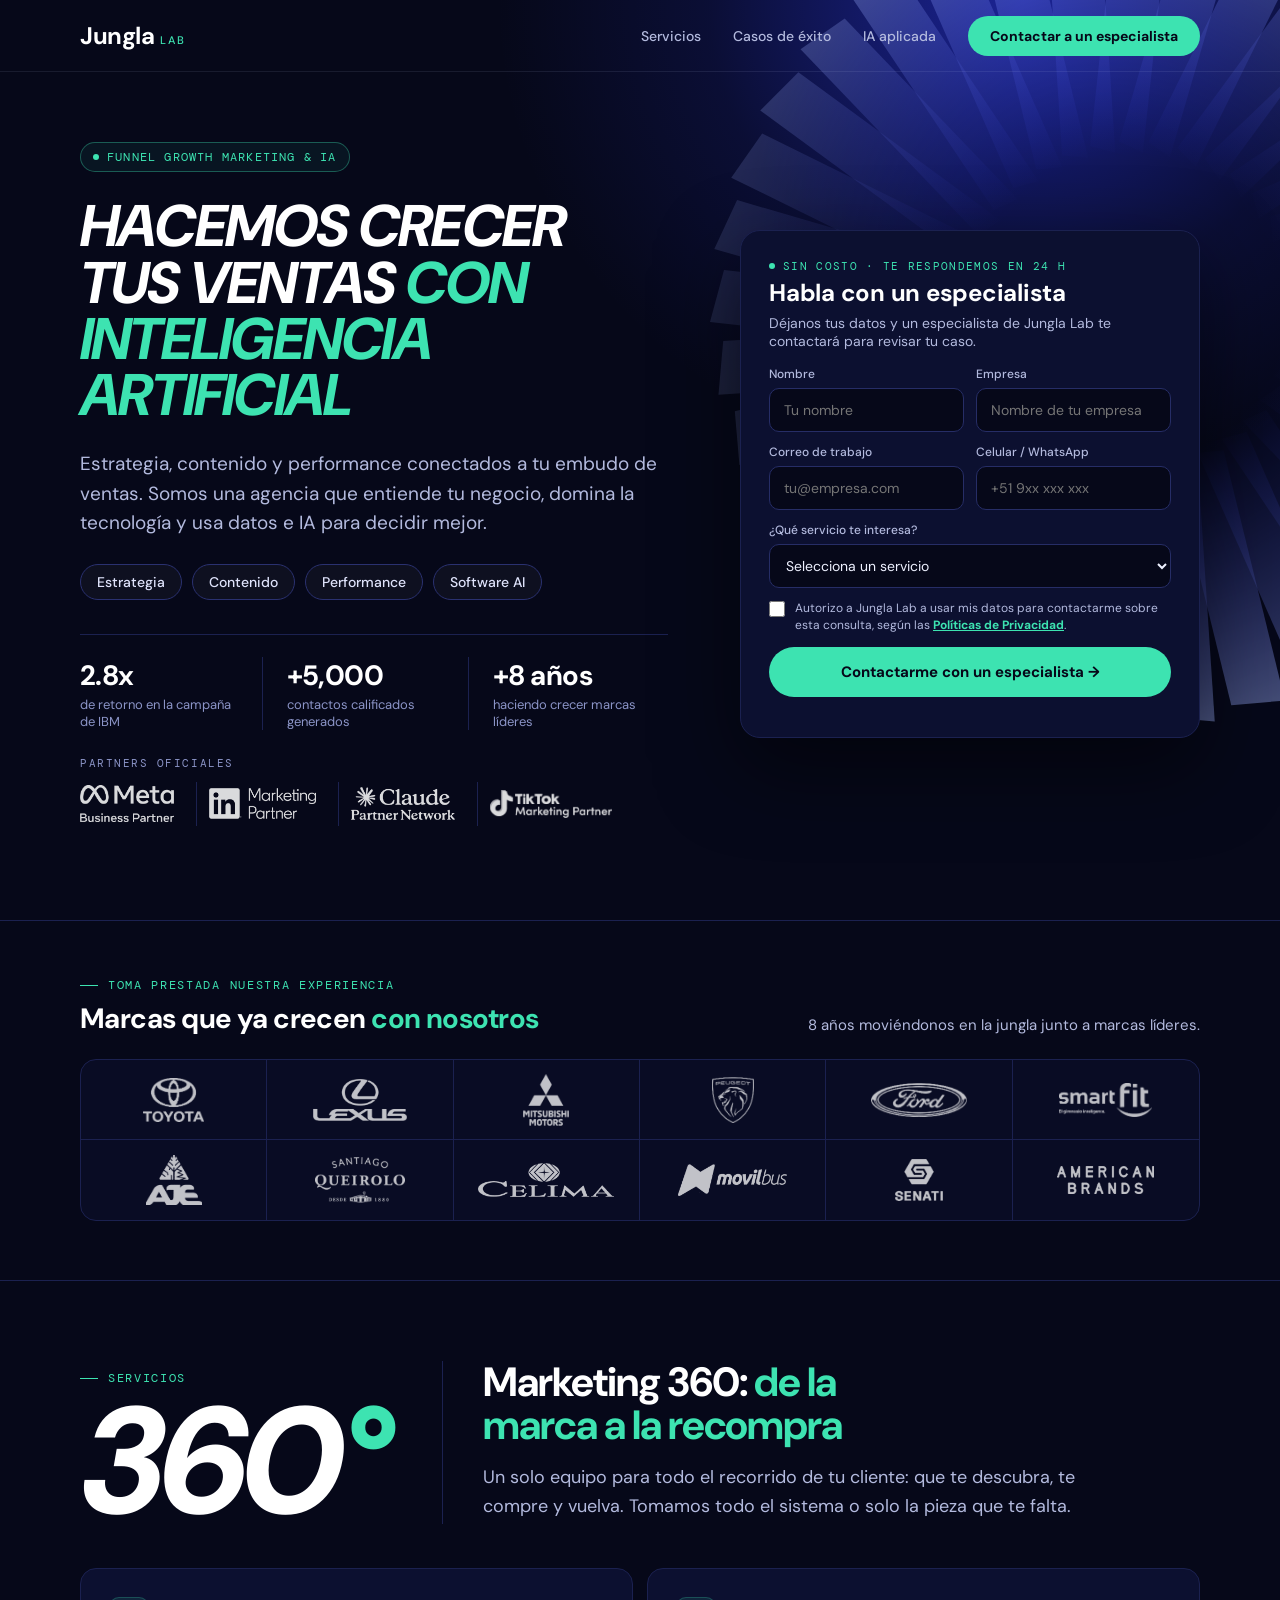
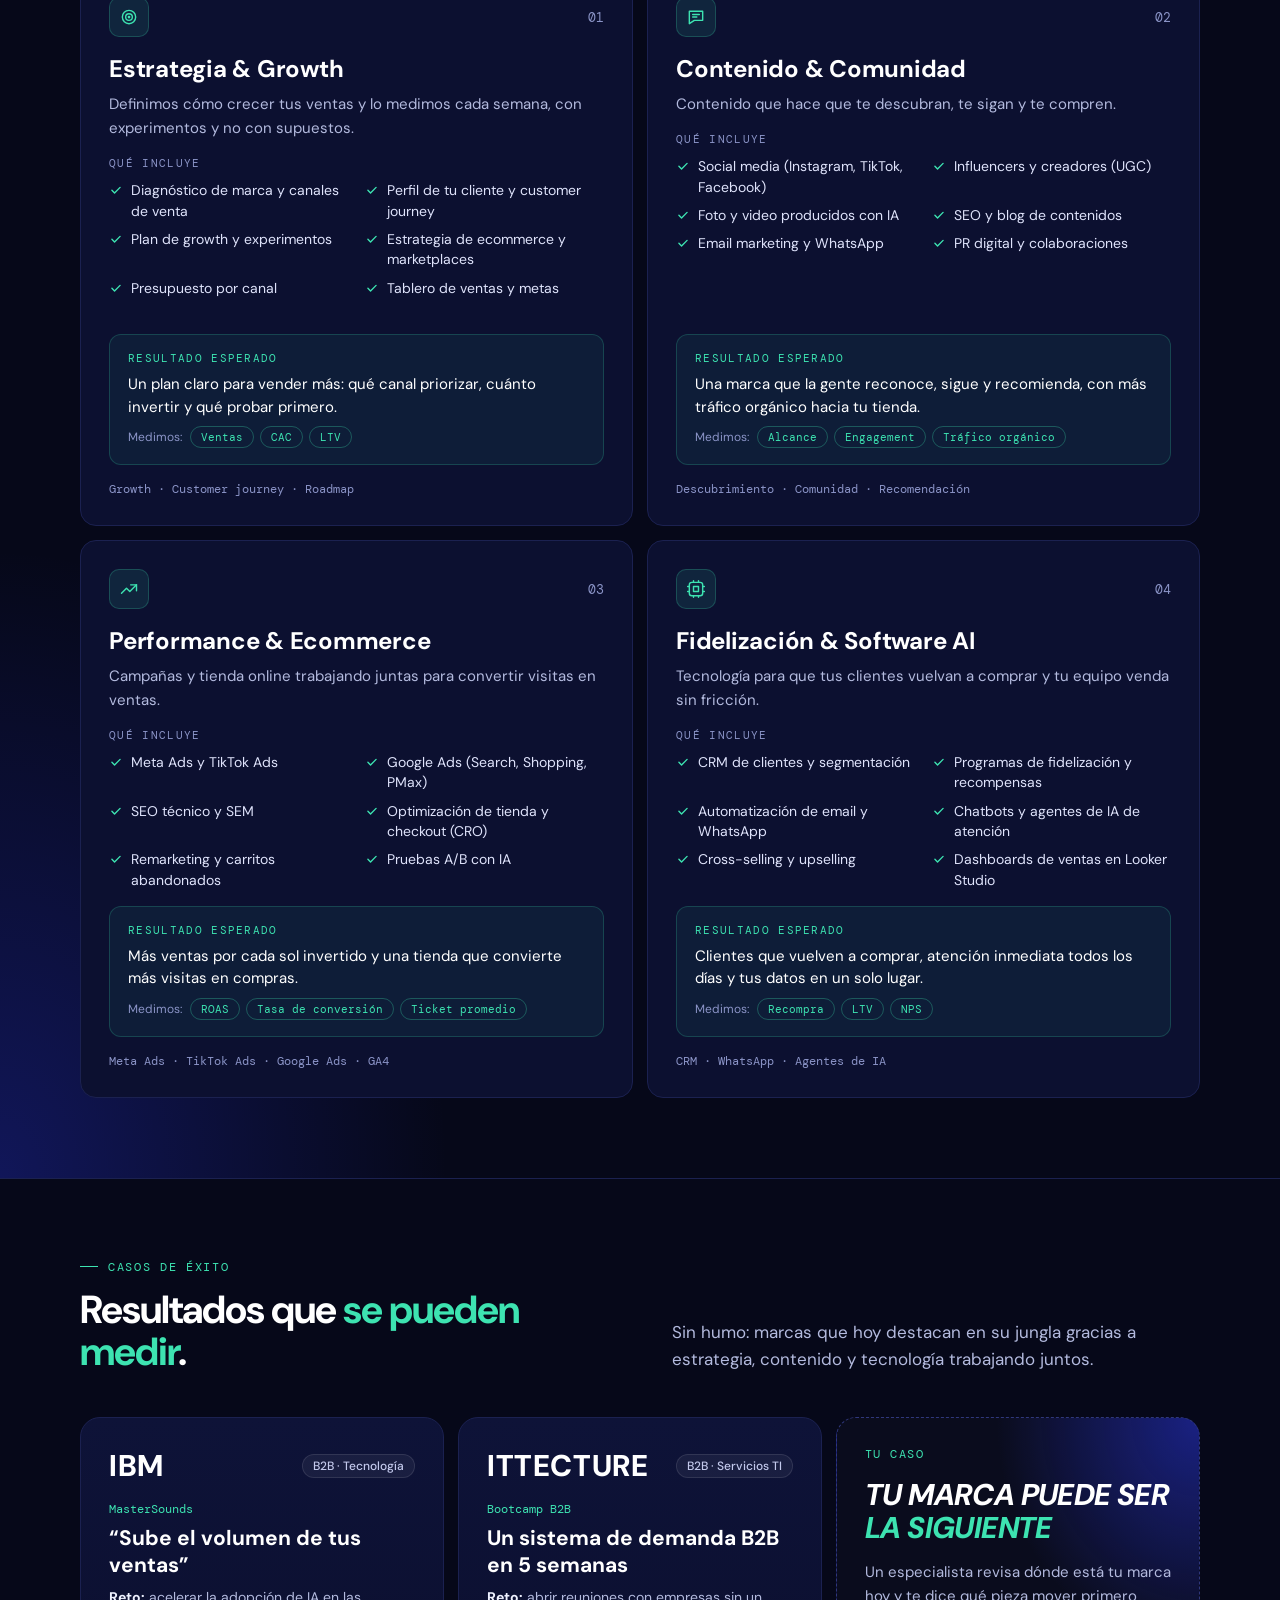
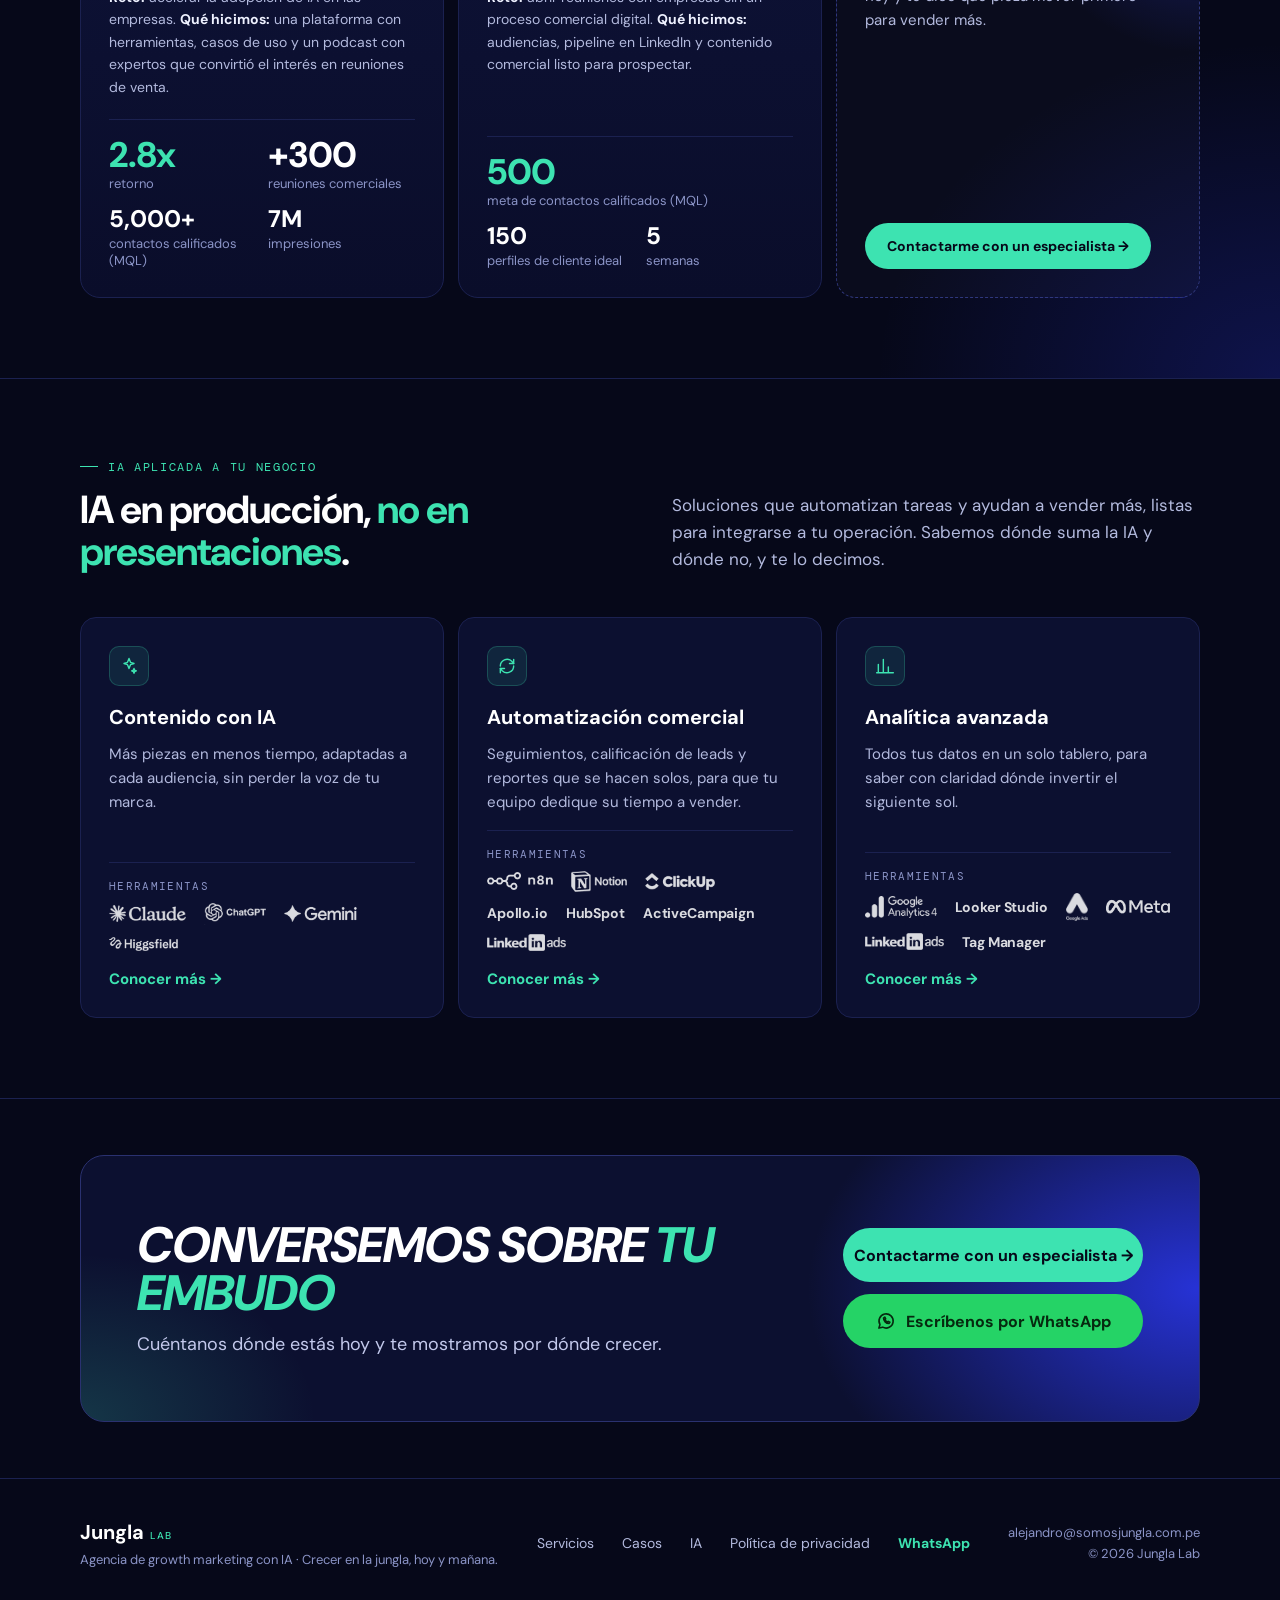
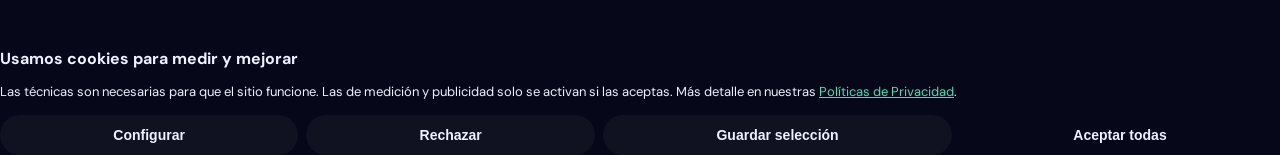
<file: b2c.html>
<!doctype html>
<html lang="es-PE">
<head>
<meta charset="utf-8">
<meta name="viewport" content="width=device-width, initial-scale=1, viewport-fit=cover">
<title>Jungla Lab | Marketing con IA para tu marca</title>
<meta name="description" content="Estrategia, contenido y performance conectados a tu embudo de ventas, con datos e inteligencia artificial.">
<meta name="robots" content="index, follow">
<link rel="canonical" href="https://junglalab.com/b2c">
<meta name="theme-color" content="#060819">
<meta property="og:type" content="website"><meta property="og:locale" content="es_PE"><meta property="og:site_name" content="Jungla Lab">
<meta property="og:title" content="Jungla Lab | Marketing con IA para tu marca"><meta property="og:description" content="Estrategia, contenido y performance conectados a tu embudo de ventas, con datos e inteligencia artificial."><meta property="og:url" content="https://junglalab.com/b2c">
<link rel="icon" href="data:image/svg+xml,%3Csvg xmlns='http://www.w3.org/2000/svg' viewBox='0 0 32 32'%3E%3Crect width='32' height='32' rx='8' fill='%23060819'/%3E%3Ctext x='16' y='23' font-family='Arial' font-weight='700' font-size='19' text-anchor='middle' fill='%233de3b1'%3EJ%3C/text%3E%3C/svg%3E">

<link rel="preconnect" href="https://fonts.googleapis.com">
<link rel="stylesheet" href="https://fonts.googleapis.com/css2?family=DM+Sans:ital,opsz,wght@0,9..40,400;0,9..40,500;0,9..40,700;0,9..40,800;1,9..40,800&amp;family=DM+Mono:wght@400;500&amp;display=swap">
<style>
body{margin:0;background:#060819;font-family:"DM Sans",-apple-system,"Segoe UI",sans-serif;color:#eef1ff}
a{color:#3de3b1}a:hover{color:#8ff0d2}
</style>

<link rel="stylesheet" href="/assets/css/embed.css">
<style>
:root{--g:80px;--gy:80px}
*{box-sizing:border-box}
html{scroll-behavior:smooth;-webkit-text-size-adjust:100%}
body{overflow-x:hidden}
img{max-width:100%}
.jl-root{width:100%;max-width:1440px;margin:0 auto}
@media (max-width:1180px){:root{--g:48px;--gy:64px}}
@media (max-width:900px){
 :root{--g:20px;--gy:48px}
 .jl-root{height:auto!important;min-height:0!important}
 .jl-root [data-rh]{height:auto!important;min-height:0!important}
 .jl-root [data-cols]{grid-template-columns:minmax(0,1fr)!important}
 .jl-root [data-cols="4"],.jl-root [data-cols="5"]{grid-template-columns:repeat(2,minmax(0,1fr))!important}
 .jl-root [data-cols="6"],.jl-root [data-cols="7"]{grid-template-columns:repeat(3,minmax(0,1fr))!important}
 .jl-root [style*="grid-column"]{grid-column:1/-1!important}
 .jl-root [data-wrap]{flex-wrap:wrap!important}
 .jl-root [data-stack]{flex-direction:column!important;align-items:stretch!important}
 .jl-root header nav a:not(:last-child){display:none}
 .jl-root header nav{gap:0!important}
 .jl-root header a[href^="#"]:first-child{font-size:20px!important}
 .jl-root h1{overflow-wrap:anywhere}
 .jl-root [data-abs]{position:absolute}
}
@media (max-width:520px){
 .jl-root form[id=formulario]{grid-template-columns:minmax(0,1fr)!important;padding:20px!important}
 .jl-root [data-cols="5"]{grid-template-columns:minmax(0,1fr)!important}
 .cookie{left:8px;right:8px}
}
</style>
<script>window.dataLayer=window.dataLayer||[];function gtag(){dataLayer.push(arguments);}gtag('consent','default',{ad_storage:'denied',ad_user_data:'denied',ad_personalization:'denied',analytics_storage:'denied',wait_for_update:500});</script>
<script type="text/javascript">
  (function(c,l,a,r,i,t,y){
    c[a]=c[a]||function(){(c[a].q=c[a].q||[]).push(arguments)};
    t=l.createElement(r);t.async=1;t.src="https://www.clarity.ms/tag/"+i;
    y=l.getElementsByTagName(r)[0];y.parentNode.insertBefore(t,y);
  })(window, document, "clarity", "script", "yqkrxi1187");
</script>
</head>
<body data-page="b2c">
<div class="jl-root" style="width: 100%; max-width: 1440px; margin: 0 auto; min-height: 4790px; box-sizing: border-box; display: flex; flex-direction: column; overflow: hidden; background: #060819; font-family: 'DM Sans', -apple-system, 'Segoe UI', sans-serif; color: #eef1ff;" data-rh="1">

<!-- 1. NAV + HERO + FORMULARIO -->
<div id="diagnostico" style="position: relative; min-height: 920px; flex-shrink: 0; overflow: hidden; display: flex; flex-direction: column; background: radial-gradient(ellipse 55% 70% at 80% 0%, rgba(45,59,255,0.55) 0%, rgba(45,59,255,0.12) 45%, rgba(6,8,25,0) 75%), #060819;" data-rh="1">
<svg width="900" height="900" viewBox="0 0 900 900" aria-hidden="true" style="position: absolute; right: -300px; top: -140px; opacity: 0.55;"><defs><linearGradient id="jg-blade" x1="0" y1="0" x2="0" y2="1"><stop offset="0" stop-color="#9fb2ff"></stop><stop offset="1" stop-color="#2d3bff" stop-opacity="0"></stop></linearGradient></defs><g><polygon points="438,30 490,44 462,300 410,286" fill="url(#jg-blade)" opacity="0.8" transform="rotate(0 450 450)"></polygon><polygon points="438,30 490,44 462,300 410,286" fill="url(#jg-blade)" opacity="0.78" transform="rotate(10 450 450)"></polygon><polygon points="438,30 490,44 462,300 410,286" fill="url(#jg-blade)" opacity="0.74" transform="rotate(20 450 450)"></polygon><polygon points="438,30 490,44 462,300 410,286" fill="url(#jg-blade)" opacity="0.66" transform="rotate(30 450 450)"></polygon><polygon points="438,30 490,44 462,300 410,286" fill="url(#jg-blade)" opacity="0.57" transform="rotate(40 450 450)"></polygon><polygon points="438,30 490,44 462,300 410,286" fill="url(#jg-blade)" opacity="0.48" transform="rotate(50 450 450)"></polygon><polygon points="438,30 490,44 462,300 410,286" fill="url(#jg-blade)" opacity="0.39" transform="rotate(60 450 450)"></polygon><polygon points="438,30 490,44 462,300 410,286" fill="url(#jg-blade)" opacity="0.31" transform="rotate(70 450 450)"></polygon><polygon points="438,30 490,44 462,300 410,286" fill="url(#jg-blade)" opacity="0.27" transform="rotate(80 450 450)"></polygon><polygon points="438,30 490,44 462,300 410,286" fill="url(#jg-blade)" opacity="0.25" transform="rotate(90 450 450)"></polygon><polygon points="438,30 490,44 462,300 410,286" fill="url(#jg-blade)" opacity="0.27" transform="rotate(100 450 450)"></polygon><polygon points="438,30 490,44 462,300 410,286" fill="url(#jg-blade)" opacity="0.31" transform="rotate(110 450 450)"></polygon><polygon points="438,30 490,44 462,300 410,286" fill="url(#jg-blade)" opacity="0.39" transform="rotate(120 450 450)"></polygon><polygon points="438,30 490,44 462,300 410,286" fill="url(#jg-blade)" opacity="0.48" transform="rotate(130 450 450)"></polygon><polygon points="438,30 490,44 462,300 410,286" fill="url(#jg-blade)" opacity="0.57" transform="rotate(140 450 450)"></polygon><polygon points="438,30 490,44 462,300 410,286" fill="url(#jg-blade)" opacity="0.66" transform="rotate(150 450 450)"></polygon><polygon points="438,30 490,44 462,300 410,286" fill="url(#jg-blade)" opacity="0.74" transform="rotate(160 450 450)"></polygon><polygon points="438,30 490,44 462,300 410,286" fill="url(#jg-blade)" opacity="0.78" transform="rotate(170 450 450)"></polygon><polygon points="438,30 490,44 462,300 410,286" fill="url(#jg-blade)" opacity="0.8" transform="rotate(180 450 450)"></polygon><polygon points="438,30 490,44 462,300 410,286" fill="url(#jg-blade)" opacity="0.78" transform="rotate(190 450 450)"></polygon><polygon points="438,30 490,44 462,300 410,286" fill="url(#jg-blade)" opacity="0.74" transform="rotate(200 450 450)"></polygon><polygon points="438,30 490,44 462,300 410,286" fill="url(#jg-blade)" opacity="0.66" transform="rotate(210 450 450)"></polygon><polygon points="438,30 490,44 462,300 410,286" fill="url(#jg-blade)" opacity="0.57" transform="rotate(220 450 450)"></polygon><polygon points="438,30 490,44 462,300 410,286" fill="url(#jg-blade)" opacity="0.48" transform="rotate(230 450 450)"></polygon><polygon points="438,30 490,44 462,300 410,286" fill="url(#jg-blade)" opacity="0.39" transform="rotate(240 450 450)"></polygon><polygon points="438,30 490,44 462,300 410,286" fill="url(#jg-blade)" opacity="0.31" transform="rotate(250 450 450)"></polygon><polygon points="438,30 490,44 462,300 410,286" fill="url(#jg-blade)" opacity="0.27" transform="rotate(260 450 450)"></polygon><polygon points="438,30 490,44 462,300 410,286" fill="url(#jg-blade)" opacity="0.25" transform="rotate(270 450 450)"></polygon><polygon points="438,30 490,44 462,300 410,286" fill="url(#jg-blade)" opacity="0.27" transform="rotate(280 450 450)"></polygon><polygon points="438,30 490,44 462,300 410,286" fill="url(#jg-blade)" opacity="0.31" transform="rotate(290 450 450)"></polygon><polygon points="438,30 490,44 462,300 410,286" fill="url(#jg-blade)" opacity="0.39" transform="rotate(300 450 450)"></polygon><polygon points="438,30 490,44 462,300 410,286" fill="url(#jg-blade)" opacity="0.48" transform="rotate(310 450 450)"></polygon><polygon points="438,30 490,44 462,300 410,286" fill="url(#jg-blade)" opacity="0.57" transform="rotate(320 450 450)"></polygon><polygon points="438,30 490,44 462,300 410,286" fill="url(#jg-blade)" opacity="0.66" transform="rotate(330 450 450)"></polygon><polygon points="438,30 490,44 462,300 410,286" fill="url(#jg-blade)" opacity="0.74" transform="rotate(340 450 450)"></polygon><polygon points="438,30 490,44 462,300 410,286" fill="url(#jg-blade)" opacity="0.78" transform="rotate(350 450 450)"></polygon></g></svg>
<header style="position: relative; height: 72px; flex-shrink: 0; box-sizing: border-box; padding: 0 var(--g) 0 var(--g); display: flex; align-items: center; justify-content: space-between; border-bottom: 1px solid rgba(184,191,230,0.10);">
<a href="#diagnostico" style="text-decoration: none; color: #ffffff; font-size: 24px; font-weight: 700; letter-spacing: -0.02em; display: flex; align-items: baseline; gap: 6px;">Jungla<span style="font-size: 11px; font-weight: 500; letter-spacing: 0.16em; color: #3de3b1;">LAB</span></a>
<nav aria-label="Principal" style="display: flex; gap: 32px; align-items: center; font-size: 14px; font-weight: 500;">
<a href="#servicios" style="color: #b3bade; text-decoration: none;">Servicios</a>
<a href="#casos" style="color: #b3bade; text-decoration: none;">Casos de éxito</a>
<a href="#ia" style="color: #b3bade; text-decoration: none;">IA aplicada</a>
<a href="#agenda" style="display: inline-flex; align-items: center; height: 40px; padding: 0 22px; border-radius: 999px; background: #3de3b1; color: #060819; text-decoration: none; font-size: 14px; font-weight: 700; box-sizing: border-box;">Contactar a un especialista</a>
</nav>
</header>
<section style="position: relative; flex-grow: 1; box-sizing: border-box; padding: 40px var(--g) 64px var(--g); display: grid; grid-template-columns: minmax(0, 1fr) 460px; gap: 72px; align-items: center;" data-cols="2">
<div style="display: flex; flex-direction: column; gap: 26px;">
<div style="display: inline-flex; align-self: flex-start; align-items: center; gap: 8px; padding: 6px 12px; border: 1px solid rgba(61,227,177,0.35); border-radius: 999px; background: rgba(61,227,177,0.06); font-family: 'DM Mono', monospace; font-size: 12px; letter-spacing: 0.1em; text-transform: uppercase; color: #3de3b1;"><span style="width: 6px; height: 6px; border-radius: 50%; background: #3de3b1;"></span>Funnel Growth Marketing &amp; IA</div>
<h1 style="margin: 0; font-size: clamp(33px, 4.58vw, 66px); line-height: 0.96; font-weight: 800; font-style: italic; text-transform: uppercase; letter-spacing: -0.03em; color: #ffffff;">Hacemos crecer tus ventas <span style="color: #3de3b1;">con inteligencia artificial</span></h1>
<p style="margin: 0; max-width: 580px; font-size: 19px; line-height: 1.55; color: #b3bade;">Estrategia, contenido y performance conectados a tu embudo de ventas. Somos una agencia que entiende tu negocio, domina la tecnología y usa datos e IA para decidir mejor.</p>
<div style="display: flex; flex-wrap: wrap; gap: 10px;">
<span style="padding: 8px 16px; border: 1px solid #2a3170; border-radius: 999px; background: rgba(255,255,255,0.03); font-size: 14px; font-weight: 500; color: #dfe3fb;">Estrategia</span>
<span style="padding: 8px 16px; border: 1px solid #2a3170; border-radius: 999px; background: rgba(255,255,255,0.03); font-size: 14px; font-weight: 500; color: #dfe3fb;">Contenido</span>
<span style="padding: 8px 16px; border: 1px solid #2a3170; border-radius: 999px; background: rgba(255,255,255,0.03); font-size: 14px; font-weight: 500; color: #dfe3fb;">Performance</span>
<span style="padding: 8px 16px; border: 1px solid #2a3170; border-radius: 999px; background: rgba(255,255,255,0.03); font-size: 14px; font-weight: 500; color: #dfe3fb;">Software AI</span>
</div>
<div style="display: flex; margin-top: 8px; padding-top: 22px; border-top: 1px solid #1b2150;">
<div style="display: flex; flex-direction: column; gap: 2px; padding-right: 24px;"><span style="font-size: 28px; font-weight: 700; color: #ffffff; letter-spacing: -0.02em;">2.8x</span><span style="font-size: 13px; color: #8b94c7;">de retorno en la campaña de IBM</span></div>
<div style="display: flex; flex-direction: column; gap: 2px; padding: 0 24px; border-left: 1px solid #1b2150;"><span style="font-size: 28px; font-weight: 700; color: #ffffff; letter-spacing: -0.02em;">+5,000</span><span style="font-size: 13px; color: #8b94c7;">contactos calificados generados</span></div>
<div style="display: flex; flex-direction: column; gap: 2px; padding: 0 24px; border-left: 1px solid #1b2150;"><span style="font-size: 28px; font-weight: 700; color: #ffffff; letter-spacing: -0.02em;">+8 años</span><span style="font-size: 13px; color: #8b94c7;">haciendo crecer marcas líderes</span></div>
</div>
<div style="display: flex; flex-direction: column; gap: 12px;">
<div style="font-family: 'DM Mono', monospace; font-size: 11px; letter-spacing: 0.14em; text-transform: uppercase; color: #8b94c7;">Partners oficiales</div>
<div style="display: flex; flex-wrap: wrap; align-items: center; row-gap: 10px;">
<div style="height: 44px; display: flex; align-items: center; padding-right: 22px; margin-right: 12px; border-right: 1px solid #1b2150;"><img src="/assets/a8bafa23f6ce3d19845753095793fc02.png" alt="Meta Business Partner" style="height: 37px; width: 94px; opacity: 0.85;"></div>
<div style="height: 44px; display: flex; align-items: center; padding-right: 22px; margin-right: 12px; border-right: 1px solid #1b2150;"><img src="/assets/fa770db111676cd9e83c03450d537083.png" alt="LinkedIn Marketing Partner" style="height: 31px; width: 107px; opacity: 0.85;"></div>
<div style="height: 44px; display: flex; align-items: center; padding-right: 22px; margin-right: 12px; border-right: 1px solid #1b2150;"><img src="/assets/da52beee7ffe85081dafe475c666d31f.png" alt="Claude Partner Network" style="height: 33px; width: 104px; opacity: 0.85;"></div>
<div style="height: 44px; display: flex; align-items: center;"><img src="/assets/b2766f694f3025efdd8301c77b58c7eb.png" alt="TikTok Marketing Partner" style="height: 28px; width: 122px; opacity: 0.85;"></div>
</div>
</div>
</div>
<form id="formulario" aria-label="Contacta con un especialista" style="position: relative; background: #0c1030; border: 1px solid #1b2150; border-radius: 20px; padding: 28px; display: grid; grid-template-columns: repeat(2, minmax(0, 1fr)); gap: 12px; box-shadow: 0 30px 80px rgba(0,0,0,0.5);" data-cols="2">
<div style="grid-column: span 2; display: flex; flex-direction: column; gap: 6px; margin-bottom: 4px;">
<div style="display: flex; align-items: center; gap: 8px; font-family: 'DM Mono', monospace; font-size: 11px; letter-spacing: 0.12em; text-transform: uppercase; color: #3de3b1;"><span style="width: 6px; height: 6px; border-radius: 50%; background: #3de3b1;"></span>Sin costo · Te respondemos en 24 h</div>
<h2 style="margin: 0; font-size: 24px; line-height: 1.2; font-weight: 700; letter-spacing: -0.01em; color: #ffffff;">Habla con un especialista</h2>
<p style="margin: 0; font-size: 14px; color: #b3bade;">Déjanos tus datos y un especialista de Jungla Lab te contactará para revisar tu caso.</p>
</div>
<label for="f-nombre" style="display: flex; flex-direction: column; gap: 6px; font-size: 12px; font-weight: 500; color: #b3bade;">Nombre<input id="f-nombre" name="nombre" type="text" autocomplete="name" placeholder="Tu nombre" style="height: 44px; box-sizing: border-box; border: 1px solid #262d66; border-radius: 10px; padding: 0 14px; font: inherit; font-size: 14px; font-weight: 400; background: #060819; color: #eef1ff;"></label>
<label for="f-empresa" style="display: flex; flex-direction: column; gap: 6px; font-size: 12px; font-weight: 500; color: #b3bade;">Empresa<input id="f-empresa" name="empresa" type="text" autocomplete="organization" placeholder="Nombre de tu empresa" style="height: 44px; box-sizing: border-box; border: 1px solid #262d66; border-radius: 10px; padding: 0 14px; font: inherit; font-size: 14px; font-weight: 400; background: #060819; color: #eef1ff;"></label>
<label for="f-email" style="display: flex; flex-direction: column; gap: 6px; font-size: 12px; font-weight: 500; color: #b3bade;">Correo de trabajo<input id="f-email" name="email" type="email" autocomplete="email" placeholder="tu@empresa.com" style="height: 44px; box-sizing: border-box; border: 1px solid #262d66; border-radius: 10px; padding: 0 14px; font: inherit; font-size: 14px; font-weight: 400; background: #060819; color: #eef1ff;"></label>
<label for="f-telefono" style="display: flex; flex-direction: column; gap: 6px; font-size: 12px; font-weight: 500; color: #b3bade;">Celular / WhatsApp<input id="f-telefono" name="celular" type="tel" autocomplete="tel" placeholder="+51 9xx xxx xxx" style="height: 44px; box-sizing: border-box; border: 1px solid #262d66; border-radius: 10px; padding: 0 14px; font: inherit; font-size: 14px; font-weight: 400; background: #060819; color: #eef1ff;"></label>
<label for="f-servicio" style="grid-column: span 2; display: flex; flex-direction: column; gap: 6px; font-size: 12px; font-weight: 500; color: #b3bade;">¿Qué servicio te interesa?<select id="f-servicio" name="servicio" required="" style="height: 44px; box-sizing: border-box; border: 1px solid #262d66; border-radius: 10px; padding: 0 12px; font: inherit; font-size: 14px; font-weight: 400; background: #060819; color: #eef1ff;">
<option value="">Selecciona un servicio</option>
<option>Estrategia &amp; Growth</option>
<option>Contenido &amp; Comunidad (redes, influencers, SEO)</option>
<option>Performance &amp; Ecommerce</option>
<option>Fidelización &amp; Software AI</option>
<option>Marketing 360 (todo el sistema)</option>
<option>Aún no lo sé, quiero asesoría</option>
</select></label>
<label for="f-politicas" style="grid-column: span 2; display: flex; gap: 10px; align-items: flex-start; font-size: 12px; line-height: 1.45; color: #b3bade;">
<input id="f-politicas" name="consentimiento" type="checkbox" required="" style="width: 16px; height: 16px; margin: 1px 0 0; flex-shrink: 0; accent-color: #3de3b1;">
<span>Autorizo a Jungla Lab a usar mis datos para contactarme sobre esta consulta, según las <a href="/politicas-de-privacidad" style="color: #3de3b1; font-weight: 700;">Políticas de Privacidad</a>.</span>
</label>
<button type="submit" style="grid-column: span 2; height: 50px; border: 0; border-radius: 999px; background: #3de3b1; color: #060819; font: inherit; font-size: 15px; font-weight: 700; cursor: pointer;">Contactarme con un especialista →</button>
</form>
</section>
</div>

<!-- 2. CLIENTES -->
<section style="min-height: 360px; flex-shrink: 0; box-sizing: border-box; padding: 56px var(--g) 56px var(--g); border-top: 1px solid #1b2150; display: flex; flex-direction: column; gap: 24px;" data-rh="1">
<div style="display: flex; justify-content: space-between; align-items: flex-end;">
<div style="display: flex; flex-direction: column; gap: 10px;">
<div style="display: flex; align-items: center; gap: 10px; font-family: 'DM Mono', monospace; font-size: 12px; letter-spacing: 0.14em; text-transform: uppercase; color: #3de3b1;"><span style="width: 18px; height: 1px; background: #3de3b1;"></span>Toma prestada nuestra experiencia</div>
<h2 style="margin: 0; font-size: 28px; line-height: 1.15; font-weight: 700; letter-spacing: -0.02em; color: #ffffff;">Marcas que ya crecen <span style="color: #3de3b1;">con nosotros</span></h2>
</div>
<span style="font-size: 15px; color: #b3bade;">8 años moviéndonos en la jungla junto a marcas líderes.</span>
</div>
<div style="display: grid; grid-template-columns: repeat(6, minmax(0, 1fr)); border: 1px solid #1b2150; border-radius: 16px; background: rgba(12,16,48,0.5); overflow: hidden;" data-cols="6">
<div style="height: 80px; border-right: 1px solid #1b2150; border-bottom: 1px solid #1b2150; display: flex; align-items: center; justify-content: center; padding: 0 16px; box-sizing: border-box;"><img src="/assets/1c81fe06a865af2e9d9df4ff34976fbb.png" alt="Toyota" style="height: 44px; width: auto; max-width: 100%; object-fit: contain; opacity: 0.75;"></div>
<div style="height: 80px; border-right: 1px solid #1b2150; border-bottom: 1px solid #1b2150; display: flex; align-items: center; justify-content: center; padding: 0 16px; box-sizing: border-box;"><img src="/assets/280a0581c9f4962525d0fbf71cb6d199.png" alt="Lexus" style="height: 42px; width: auto; max-width: 100%; object-fit: contain; opacity: 0.75;"></div>
<div style="height: 80px; border-right: 1px solid #1b2150; border-bottom: 1px solid #1b2150; display: flex; align-items: center; justify-content: center; padding: 0 16px; box-sizing: border-box;"><img src="/assets/c9ffcdfbedfb8327752fae1e2c35744d.png" alt="Mitsubishi" style="height: 52px; width: auto; max-width: 100%; object-fit: contain; opacity: 0.75;"></div>
<div style="height: 80px; border-right: 1px solid #1b2150; border-bottom: 1px solid #1b2150; display: flex; align-items: center; justify-content: center; padding: 0 16px; box-sizing: border-box;"><img src="/assets/c4a816d42eb5c8e914faae460fc1e00e.png" alt="Peugeot" style="height: 46px; width: auto; max-width: 100%; object-fit: contain; opacity: 0.75;"></div>
<div style="height: 80px; border-right: 1px solid #1b2150; border-bottom: 1px solid #1b2150; display: flex; align-items: center; justify-content: center; padding: 0 16px; box-sizing: border-box;"><img src="/assets/c83f22513e7a0e2a2548498e1755c7c7.png" alt="Ford" style="height: 34px; width: auto; max-width: 100%; object-fit: contain; opacity: 0.75;"></div>
<div style="height: 80px; border-bottom: 1px solid #1b2150; display: flex; align-items: center; justify-content: center; padding: 0 16px; box-sizing: border-box;"><img src="/assets/bbbc223bc525456a74f77da0b92b07ff.png" alt="Smart Fit" style="height: 34px; width: auto; max-width: 100%; object-fit: contain; opacity: 0.75;"></div>
<div style="height: 80px; border-right: 1px solid #1b2150; display: flex; align-items: center; justify-content: center; padding: 0 16px; box-sizing: border-box;"><img src="/assets/0a90e5245b7eacc15b7d0e5251ae82be.png" alt="AJE Group" style="height: 50px; width: auto; max-width: 100%; object-fit: contain; opacity: 0.75;"></div>
<div style="height: 80px; border-right: 1px solid #1b2150; display: flex; align-items: center; justify-content: center; padding: 0 16px; box-sizing: border-box;"><img src="/assets/228003c3a01260b863fe2ca1f1d4dedd.png" alt="Queirolo" style="height: 46px; width: auto; max-width: 100%; object-fit: contain; opacity: 0.75;"></div>
<div style="height: 80px; border-right: 1px solid #1b2150; display: flex; align-items: center; justify-content: center; padding: 0 16px; box-sizing: border-box;"><img src="/assets/2c31f676e0cb658df17df0dea08b6c35.png" alt="Celima" style="height: 34px; width: auto; max-width: 100%; object-fit: contain; opacity: 0.75;"></div>
<div style="height: 80px; border-right: 1px solid #1b2150; display: flex; align-items: center; justify-content: center; padding: 0 16px; box-sizing: border-box;"><img src="/assets/f5ec00023412cbebaae9ce370a2d4f5c.png" alt="Movilbus" style="height: 32px; width: auto; max-width: 100%; object-fit: contain; opacity: 0.75;"></div>
<div style="height: 80px; border-right: 1px solid #1b2150; display: flex; align-items: center; justify-content: center; padding: 0 16px; box-sizing: border-box;"><img src="/assets/fef33f769565bbacfd475cb483c870fd.png" alt="Senati" style="height: 42px; width: auto; max-width: 100%; object-fit: contain; opacity: 0.75;"></div>
<div style="height: 80px; display: flex; align-items: center; justify-content: center; padding: 0 16px; box-sizing: border-box;"><img src="/assets/46c9ed4f732503e0936e0827e1eb0ba1.png" alt="American Brands" style="height: 28px; width: auto; max-width: 100%; object-fit: contain; opacity: 0.75;"></div>
</div>
</section>

<!-- 3. SERVICIOS 360 -->
<section id="servicios" style="min-height: 1480px; flex-shrink: 0; box-sizing: border-box; padding: var(--gy) var(--g) var(--gy) var(--g); border-top: 1px solid #1b2150; display: flex; flex-direction: column; gap: 44px; background: radial-gradient(ellipse 50% 60% at 0% 100%, rgba(45,59,255,0.28) 0%, rgba(6,8,25,0) 70%), #060819;" data-rh="1">
<div style="display: grid; grid-template-columns: auto minmax(0, 1fr); gap: 56px; align-items: end;" data-cols="2">
<div style="display: flex; flex-direction: column; gap: 14px;">
<div style="display: flex; align-items: center; gap: 10px; font-family: 'DM Mono', monospace; font-size: 12px; letter-spacing: 0.14em; text-transform: uppercase; color: #3de3b1;"><span style="width: 18px; height: 1px; background: #3de3b1;"></span>Servicios</div>
<div style="font-size: clamp(85px, 11.81vw, 170px); line-height: 0.82; font-weight: 800; font-style: italic; letter-spacing: -0.05em; color: #ffffff;">360<span style="color: #3de3b1;">°</span></div>
</div>
<div style="display: flex; flex-direction: column; gap: 16px; padding-bottom: 4px; padding-left: 40px; border-left: 1px solid #1b2150;">
<h2 style="margin: 0; max-width: 720px; font-size: clamp(23px, 3.19vw, 46px); line-height: 1.05; font-weight: 700; letter-spacing: -0.025em; color: #ffffff; text-wrap: balance;">Marketing 360: <span style="color: #3de3b1;">de la marca a la recompra</span></h2>
<p style="margin: 0; max-width: 640px; font-size: 18px; line-height: 1.6; color: #b3bade;">Un solo equipo para todo el recorrido de tu cliente: que te descubra, te compre y vuelva. Tomamos todo el sistema o solo la pieza que te falta.</p>
</div>
</div>
<div style="flex-grow: 1; display: grid; grid-template-columns: repeat(2, minmax(0, 1fr)); grid-auto-rows: minmax(0, 1fr); gap: 14px;" data-cols="2">
<div style="background: #0c1030; border: 1px solid #1b2150; border-radius: 16px; padding: 28px; display: flex; flex-direction: column; gap: 16px; box-sizing: border-box;">
<div style="display: flex; justify-content: space-between; align-items: center;"><span style="width: 40px; height: 40px; border-radius: 10px; background: rgba(61,227,177,0.10); border: 1px solid rgba(61,227,177,0.22); display: flex; align-items: center; justify-content: center;"><svg width="20" height="20" viewBox="0 0 24 24" fill="none" stroke="#3de3b1" stroke-width="1.7" stroke-linecap="round" stroke-linejoin="round" aria-hidden="true"><circle cx="12" cy="12" r="8"></circle><circle cx="12" cy="12" r="4"></circle><circle cx="12" cy="12" r="0.8"></circle></svg></span><span style="font-family: 'DM Mono', monospace; font-size: 13px; color: #8b94c7;">01</span></div>
<div style="display: flex; flex-direction: column; gap: 8px;"><h3 style="margin: 0; font-size: 24px; font-weight: 700; letter-spacing: -0.01em; color: #ffffff;">Estrategia &amp; Growth</h3><p style="margin: 0; font-size: 15px; line-height: 1.6; color: #b3bade;">Definimos cómo crecer tus ventas y lo medimos cada semana, con experimentos y no con supuestos.</p></div>
<div style="display: flex; flex-direction: column; gap: 10px;"><span style="font-family: 'DM Mono', monospace; font-size: 11px; letter-spacing: 0.12em; text-transform: uppercase; color: #8b94c7;">Qué incluye</span><ul style="margin: 0; padding: 0; list-style: none; display: grid; grid-template-columns: repeat(2, minmax(0, 1fr)); gap: 8px 16px;" data-cols="2"><li style="display: flex; gap: 8px; align-items: flex-start; font-size: 14px; line-height: 1.45; color: #dfe3fb;"><svg width="14" height="14" viewBox="0 0 24 24" fill="none" stroke="#3de3b1" stroke-width="2.4" stroke-linecap="round" stroke-linejoin="round" aria-hidden="true" style="flex-shrink: 0; margin-top: 3px;"><path d="M5 12.5l4.5 4.5L19 7.5"></path></svg><span>Diagnóstico de marca y canales de venta</span></li><li style="display: flex; gap: 8px; align-items: flex-start; font-size: 14px; line-height: 1.45; color: #dfe3fb;"><svg width="14" height="14" viewBox="0 0 24 24" fill="none" stroke="#3de3b1" stroke-width="2.4" stroke-linecap="round" stroke-linejoin="round" aria-hidden="true" style="flex-shrink: 0; margin-top: 3px;"><path d="M5 12.5l4.5 4.5L19 7.5"></path></svg><span>Perfil de tu cliente y customer journey</span></li><li style="display: flex; gap: 8px; align-items: flex-start; font-size: 14px; line-height: 1.45; color: #dfe3fb;"><svg width="14" height="14" viewBox="0 0 24 24" fill="none" stroke="#3de3b1" stroke-width="2.4" stroke-linecap="round" stroke-linejoin="round" aria-hidden="true" style="flex-shrink: 0; margin-top: 3px;"><path d="M5 12.5l4.5 4.5L19 7.5"></path></svg><span>Plan de growth y experimentos</span></li><li style="display: flex; gap: 8px; align-items: flex-start; font-size: 14px; line-height: 1.45; color: #dfe3fb;"><svg width="14" height="14" viewBox="0 0 24 24" fill="none" stroke="#3de3b1" stroke-width="2.4" stroke-linecap="round" stroke-linejoin="round" aria-hidden="true" style="flex-shrink: 0; margin-top: 3px;"><path d="M5 12.5l4.5 4.5L19 7.5"></path></svg><span>Estrategia de ecommerce y marketplaces</span></li><li style="display: flex; gap: 8px; align-items: flex-start; font-size: 14px; line-height: 1.45; color: #dfe3fb;"><svg width="14" height="14" viewBox="0 0 24 24" fill="none" stroke="#3de3b1" stroke-width="2.4" stroke-linecap="round" stroke-linejoin="round" aria-hidden="true" style="flex-shrink: 0; margin-top: 3px;"><path d="M5 12.5l4.5 4.5L19 7.5"></path></svg><span>Presupuesto por canal</span></li><li style="display: flex; gap: 8px; align-items: flex-start; font-size: 14px; line-height: 1.45; color: #dfe3fb;"><svg width="14" height="14" viewBox="0 0 24 24" fill="none" stroke="#3de3b1" stroke-width="2.4" stroke-linecap="round" stroke-linejoin="round" aria-hidden="true" style="flex-shrink: 0; margin-top: 3px;"><path d="M5 12.5l4.5 4.5L19 7.5"></path></svg><span>Tablero de ventas y metas</span></li></ul></div>
<div style="margin-top: auto; border-radius: 12px; background: rgba(61,227,177,0.06); border: 1px solid rgba(61,227,177,0.2); padding: 16px 18px; display: flex; flex-direction: column; gap: 8px;"><span style="font-family: 'DM Mono', monospace; font-size: 11px; letter-spacing: 0.12em; text-transform: uppercase; color: #3de3b1;">Resultado esperado</span><p style="margin: 0; font-size: 15px; line-height: 1.5; color: #ffffff;">Un plan claro para vender más: qué canal priorizar, cuánto invertir y qué probar primero.</p><div style="display: flex; flex-wrap: wrap; gap: 6px; align-items: center;"><span style="font-size: 12px; color: #8b94c7; margin-right: 2px;">Medimos:</span><span style="padding: 3px 10px; border-radius: 999px; font-family: 'DM Mono', monospace; font-size: 11px; color: #3de3b1; border: 1px solid rgba(61,227,177,0.3);">Ventas</span><span style="padding: 3px 10px; border-radius: 999px; font-family: 'DM Mono', monospace; font-size: 11px; color: #3de3b1; border: 1px solid rgba(61,227,177,0.3);">CAC</span><span style="padding: 3px 10px; border-radius: 999px; font-family: 'DM Mono', monospace; font-size: 11px; color: #3de3b1; border: 1px solid rgba(61,227,177,0.3);">LTV</span></div></div>
<div style="font-family: 'DM Mono', monospace; font-size: 12px; color: #8b94c7;">Growth · Customer journey · Roadmap</div>
</div>
<div style="background: #0c1030; border: 1px solid #1b2150; border-radius: 16px; padding: 28px; display: flex; flex-direction: column; gap: 16px; box-sizing: border-box;">
<div style="display: flex; justify-content: space-between; align-items: center;"><span style="width: 40px; height: 40px; border-radius: 10px; background: rgba(61,227,177,0.10); border: 1px solid rgba(61,227,177,0.22); display: flex; align-items: center; justify-content: center;"><svg width="20" height="20" viewBox="0 0 24 24" fill="none" stroke="#3de3b1" stroke-width="1.7" stroke-linecap="round" stroke-linejoin="round" aria-hidden="true"><path d="M4 5h16v11H10l-6 4z"></path><path d="M8 9h8M8 12h5"></path></svg></span><span style="font-family: 'DM Mono', monospace; font-size: 13px; color: #8b94c7;">02</span></div>
<div style="display: flex; flex-direction: column; gap: 8px;"><h3 style="margin: 0; font-size: 24px; font-weight: 700; letter-spacing: -0.01em; color: #ffffff;">Contenido &amp; Comunidad</h3><p style="margin: 0; font-size: 15px; line-height: 1.6; color: #b3bade;">Contenido que hace que te descubran, te sigan y te compren.</p></div>
<div style="display: flex; flex-direction: column; gap: 10px;"><span style="font-family: 'DM Mono', monospace; font-size: 11px; letter-spacing: 0.12em; text-transform: uppercase; color: #8b94c7;">Qué incluye</span><ul style="margin: 0; padding: 0; list-style: none; display: grid; grid-template-columns: repeat(2, minmax(0, 1fr)); gap: 8px 16px;" data-cols="2"><li style="display: flex; gap: 8px; align-items: flex-start; font-size: 14px; line-height: 1.45; color: #dfe3fb;"><svg width="14" height="14" viewBox="0 0 24 24" fill="none" stroke="#3de3b1" stroke-width="2.4" stroke-linecap="round" stroke-linejoin="round" aria-hidden="true" style="flex-shrink: 0; margin-top: 3px;"><path d="M5 12.5l4.5 4.5L19 7.5"></path></svg><span>Social media (Instagram, TikTok, Facebook)</span></li><li style="display: flex; gap: 8px; align-items: flex-start; font-size: 14px; line-height: 1.45; color: #dfe3fb;"><svg width="14" height="14" viewBox="0 0 24 24" fill="none" stroke="#3de3b1" stroke-width="2.4" stroke-linecap="round" stroke-linejoin="round" aria-hidden="true" style="flex-shrink: 0; margin-top: 3px;"><path d="M5 12.5l4.5 4.5L19 7.5"></path></svg><span>Influencers y creadores (UGC)</span></li><li style="display: flex; gap: 8px; align-items: flex-start; font-size: 14px; line-height: 1.45; color: #dfe3fb;"><svg width="14" height="14" viewBox="0 0 24 24" fill="none" stroke="#3de3b1" stroke-width="2.4" stroke-linecap="round" stroke-linejoin="round" aria-hidden="true" style="flex-shrink: 0; margin-top: 3px;"><path d="M5 12.5l4.5 4.5L19 7.5"></path></svg><span>Foto y video producidos con IA</span></li><li style="display: flex; gap: 8px; align-items: flex-start; font-size: 14px; line-height: 1.45; color: #dfe3fb;"><svg width="14" height="14" viewBox="0 0 24 24" fill="none" stroke="#3de3b1" stroke-width="2.4" stroke-linecap="round" stroke-linejoin="round" aria-hidden="true" style="flex-shrink: 0; margin-top: 3px;"><path d="M5 12.5l4.5 4.5L19 7.5"></path></svg><span>SEO y blog de contenidos</span></li><li style="display: flex; gap: 8px; align-items: flex-start; font-size: 14px; line-height: 1.45; color: #dfe3fb;"><svg width="14" height="14" viewBox="0 0 24 24" fill="none" stroke="#3de3b1" stroke-width="2.4" stroke-linecap="round" stroke-linejoin="round" aria-hidden="true" style="flex-shrink: 0; margin-top: 3px;"><path d="M5 12.5l4.5 4.5L19 7.5"></path></svg><span>Email marketing y WhatsApp</span></li><li style="display: flex; gap: 8px; align-items: flex-start; font-size: 14px; line-height: 1.45; color: #dfe3fb;"><svg width="14" height="14" viewBox="0 0 24 24" fill="none" stroke="#3de3b1" stroke-width="2.4" stroke-linecap="round" stroke-linejoin="round" aria-hidden="true" style="flex-shrink: 0; margin-top: 3px;"><path d="M5 12.5l4.5 4.5L19 7.5"></path></svg><span>PR digital y colaboraciones</span></li></ul></div>
<div style="margin-top: auto; border-radius: 12px; background: rgba(61,227,177,0.06); border: 1px solid rgba(61,227,177,0.2); padding: 16px 18px; display: flex; flex-direction: column; gap: 8px;"><span style="font-family: 'DM Mono', monospace; font-size: 11px; letter-spacing: 0.12em; text-transform: uppercase; color: #3de3b1;">Resultado esperado</span><p style="margin: 0; font-size: 15px; line-height: 1.5; color: #ffffff;">Una marca que la gente reconoce, sigue y recomienda, con más tráfico orgánico hacia tu tienda.</p><div style="display: flex; flex-wrap: wrap; gap: 6px; align-items: center;"><span style="font-size: 12px; color: #8b94c7; margin-right: 2px;">Medimos:</span><span style="padding: 3px 10px; border-radius: 999px; font-family: 'DM Mono', monospace; font-size: 11px; color: #3de3b1; border: 1px solid rgba(61,227,177,0.3);">Alcance</span><span style="padding: 3px 10px; border-radius: 999px; font-family: 'DM Mono', monospace; font-size: 11px; color: #3de3b1; border: 1px solid rgba(61,227,177,0.3);">Engagement</span><span style="padding: 3px 10px; border-radius: 999px; font-family: 'DM Mono', monospace; font-size: 11px; color: #3de3b1; border: 1px solid rgba(61,227,177,0.3);">Tráfico orgánico</span></div></div>
<div style="font-family: 'DM Mono', monospace; font-size: 12px; color: #8b94c7;">Descubrimiento · Comunidad · Recomendación</div>
</div>
<div style="background: #0c1030; border: 1px solid #1b2150; border-radius: 16px; padding: 28px; display: flex; flex-direction: column; gap: 16px; box-sizing: border-box;">
<div style="display: flex; justify-content: space-between; align-items: center;"><span style="width: 40px; height: 40px; border-radius: 10px; background: rgba(61,227,177,0.10); border: 1px solid rgba(61,227,177,0.22); display: flex; align-items: center; justify-content: center;"><svg width="20" height="20" viewBox="0 0 24 24" fill="none" stroke="#3de3b1" stroke-width="1.7" stroke-linecap="round" stroke-linejoin="round" aria-hidden="true"><path d="M3 17l6-6 4 4 8-8"></path><path d="M14 7h7v7"></path></svg></span><span style="font-family: 'DM Mono', monospace; font-size: 13px; color: #8b94c7;">03</span></div>
<div style="display: flex; flex-direction: column; gap: 8px;"><h3 style="margin: 0; font-size: 24px; font-weight: 700; letter-spacing: -0.01em; color: #ffffff;">Performance &amp; Ecommerce</h3><p style="margin: 0; font-size: 15px; line-height: 1.6; color: #b3bade;">Campañas y tienda online trabajando juntas para convertir visitas en ventas.</p></div>
<div style="display: flex; flex-direction: column; gap: 10px;"><span style="font-family: 'DM Mono', monospace; font-size: 11px; letter-spacing: 0.12em; text-transform: uppercase; color: #8b94c7;">Qué incluye</span><ul style="margin: 0; padding: 0; list-style: none; display: grid; grid-template-columns: repeat(2, minmax(0, 1fr)); gap: 8px 16px;" data-cols="2"><li style="display: flex; gap: 8px; align-items: flex-start; font-size: 14px; line-height: 1.45; color: #dfe3fb;"><svg width="14" height="14" viewBox="0 0 24 24" fill="none" stroke="#3de3b1" stroke-width="2.4" stroke-linecap="round" stroke-linejoin="round" aria-hidden="true" style="flex-shrink: 0; margin-top: 3px;"><path d="M5 12.5l4.5 4.5L19 7.5"></path></svg><span>Meta Ads y TikTok Ads</span></li><li style="display: flex; gap: 8px; align-items: flex-start; font-size: 14px; line-height: 1.45; color: #dfe3fb;"><svg width="14" height="14" viewBox="0 0 24 24" fill="none" stroke="#3de3b1" stroke-width="2.4" stroke-linecap="round" stroke-linejoin="round" aria-hidden="true" style="flex-shrink: 0; margin-top: 3px;"><path d="M5 12.5l4.5 4.5L19 7.5"></path></svg><span>Google Ads (Search, Shopping, PMax)</span></li><li style="display: flex; gap: 8px; align-items: flex-start; font-size: 14px; line-height: 1.45; color: #dfe3fb;"><svg width="14" height="14" viewBox="0 0 24 24" fill="none" stroke="#3de3b1" stroke-width="2.4" stroke-linecap="round" stroke-linejoin="round" aria-hidden="true" style="flex-shrink: 0; margin-top: 3px;"><path d="M5 12.5l4.5 4.5L19 7.5"></path></svg><span>SEO técnico y SEM</span></li><li style="display: flex; gap: 8px; align-items: flex-start; font-size: 14px; line-height: 1.45; color: #dfe3fb;"><svg width="14" height="14" viewBox="0 0 24 24" fill="none" stroke="#3de3b1" stroke-width="2.4" stroke-linecap="round" stroke-linejoin="round" aria-hidden="true" style="flex-shrink: 0; margin-top: 3px;"><path d="M5 12.5l4.5 4.5L19 7.5"></path></svg><span>Optimización de tienda y checkout (CRO)</span></li><li style="display: flex; gap: 8px; align-items: flex-start; font-size: 14px; line-height: 1.45; color: #dfe3fb;"><svg width="14" height="14" viewBox="0 0 24 24" fill="none" stroke="#3de3b1" stroke-width="2.4" stroke-linecap="round" stroke-linejoin="round" aria-hidden="true" style="flex-shrink: 0; margin-top: 3px;"><path d="M5 12.5l4.5 4.5L19 7.5"></path></svg><span>Remarketing y carritos abandonados</span></li><li style="display: flex; gap: 8px; align-items: flex-start; font-size: 14px; line-height: 1.45; color: #dfe3fb;"><svg width="14" height="14" viewBox="0 0 24 24" fill="none" stroke="#3de3b1" stroke-width="2.4" stroke-linecap="round" stroke-linejoin="round" aria-hidden="true" style="flex-shrink: 0; margin-top: 3px;"><path d="M5 12.5l4.5 4.5L19 7.5"></path></svg><span>Pruebas A/B con IA</span></li></ul></div>
<div style="margin-top: auto; border-radius: 12px; background: rgba(61,227,177,0.06); border: 1px solid rgba(61,227,177,0.2); padding: 16px 18px; display: flex; flex-direction: column; gap: 8px;"><span style="font-family: 'DM Mono', monospace; font-size: 11px; letter-spacing: 0.12em; text-transform: uppercase; color: #3de3b1;">Resultado esperado</span><p style="margin: 0; font-size: 15px; line-height: 1.5; color: #ffffff;">Más ventas por cada sol invertido y una tienda que convierte más visitas en compras.</p><div style="display: flex; flex-wrap: wrap; gap: 6px; align-items: center;"><span style="font-size: 12px; color: #8b94c7; margin-right: 2px;">Medimos:</span><span style="padding: 3px 10px; border-radius: 999px; font-family: 'DM Mono', monospace; font-size: 11px; color: #3de3b1; border: 1px solid rgba(61,227,177,0.3);">ROAS</span><span style="padding: 3px 10px; border-radius: 999px; font-family: 'DM Mono', monospace; font-size: 11px; color: #3de3b1; border: 1px solid rgba(61,227,177,0.3);">Tasa de conversión</span><span style="padding: 3px 10px; border-radius: 999px; font-family: 'DM Mono', monospace; font-size: 11px; color: #3de3b1; border: 1px solid rgba(61,227,177,0.3);">Ticket promedio</span></div></div>
<div style="font-family: 'DM Mono', monospace; font-size: 12px; color: #8b94c7;">Meta Ads · TikTok Ads · Google Ads · GA4</div>
</div>
<div style="background: #0c1030; border: 1px solid #1b2150; border-radius: 16px; padding: 28px; display: flex; flex-direction: column; gap: 16px; box-sizing: border-box;">
<div style="display: flex; justify-content: space-between; align-items: center;"><span style="width: 40px; height: 40px; border-radius: 10px; background: rgba(61,227,177,0.10); border: 1px solid rgba(61,227,177,0.22); display: flex; align-items: center; justify-content: center;"><svg width="20" height="20" viewBox="0 0 24 24" fill="none" stroke="#3de3b1" stroke-width="1.7" stroke-linecap="round" stroke-linejoin="round" aria-hidden="true"><rect x="4" y="4" width="16" height="16" rx="3"></rect><path d="M9 9h6v6H9z"></path><path d="M9 2v2M15 2v2M9 20v2M15 20v2M2 9h2M2 15h2M20 9h2M20 15h2"></path></svg></span><span style="font-family: 'DM Mono', monospace; font-size: 13px; color: #8b94c7;">04</span></div>
<div style="display: flex; flex-direction: column; gap: 8px;"><h3 style="margin: 0; font-size: 24px; font-weight: 700; letter-spacing: -0.01em; color: #ffffff;">Fidelización &amp; Software AI</h3><p style="margin: 0; font-size: 15px; line-height: 1.6; color: #b3bade;">Tecnología para que tus clientes vuelvan a comprar y tu equipo venda sin fricción.</p></div>
<div style="display: flex; flex-direction: column; gap: 10px;"><span style="font-family: 'DM Mono', monospace; font-size: 11px; letter-spacing: 0.12em; text-transform: uppercase; color: #8b94c7;">Qué incluye</span><ul style="margin: 0; padding: 0; list-style: none; display: grid; grid-template-columns: repeat(2, minmax(0, 1fr)); gap: 8px 16px;" data-cols="2"><li style="display: flex; gap: 8px; align-items: flex-start; font-size: 14px; line-height: 1.45; color: #dfe3fb;"><svg width="14" height="14" viewBox="0 0 24 24" fill="none" stroke="#3de3b1" stroke-width="2.4" stroke-linecap="round" stroke-linejoin="round" aria-hidden="true" style="flex-shrink: 0; margin-top: 3px;"><path d="M5 12.5l4.5 4.5L19 7.5"></path></svg><span>CRM de clientes y segmentación</span></li><li style="display: flex; gap: 8px; align-items: flex-start; font-size: 14px; line-height: 1.45; color: #dfe3fb;"><svg width="14" height="14" viewBox="0 0 24 24" fill="none" stroke="#3de3b1" stroke-width="2.4" stroke-linecap="round" stroke-linejoin="round" aria-hidden="true" style="flex-shrink: 0; margin-top: 3px;"><path d="M5 12.5l4.5 4.5L19 7.5"></path></svg><span>Programas de fidelización y recompensas</span></li><li style="display: flex; gap: 8px; align-items: flex-start; font-size: 14px; line-height: 1.45; color: #dfe3fb;"><svg width="14" height="14" viewBox="0 0 24 24" fill="none" stroke="#3de3b1" stroke-width="2.4" stroke-linecap="round" stroke-linejoin="round" aria-hidden="true" style="flex-shrink: 0; margin-top: 3px;"><path d="M5 12.5l4.5 4.5L19 7.5"></path></svg><span>Automatización de email y WhatsApp</span></li><li style="display: flex; gap: 8px; align-items: flex-start; font-size: 14px; line-height: 1.45; color: #dfe3fb;"><svg width="14" height="14" viewBox="0 0 24 24" fill="none" stroke="#3de3b1" stroke-width="2.4" stroke-linecap="round" stroke-linejoin="round" aria-hidden="true" style="flex-shrink: 0; margin-top: 3px;"><path d="M5 12.5l4.5 4.5L19 7.5"></path></svg><span>Chatbots y agentes de IA de atención</span></li><li style="display: flex; gap: 8px; align-items: flex-start; font-size: 14px; line-height: 1.45; color: #dfe3fb;"><svg width="14" height="14" viewBox="0 0 24 24" fill="none" stroke="#3de3b1" stroke-width="2.4" stroke-linecap="round" stroke-linejoin="round" aria-hidden="true" style="flex-shrink: 0; margin-top: 3px;"><path d="M5 12.5l4.5 4.5L19 7.5"></path></svg><span>Cross-selling y upselling</span></li><li style="display: flex; gap: 8px; align-items: flex-start; font-size: 14px; line-height: 1.45; color: #dfe3fb;"><svg width="14" height="14" viewBox="0 0 24 24" fill="none" stroke="#3de3b1" stroke-width="2.4" stroke-linecap="round" stroke-linejoin="round" aria-hidden="true" style="flex-shrink: 0; margin-top: 3px;"><path d="M5 12.5l4.5 4.5L19 7.5"></path></svg><span>Dashboards de ventas en Looker Studio</span></li></ul></div>
<div style="margin-top: auto; border-radius: 12px; background: rgba(61,227,177,0.06); border: 1px solid rgba(61,227,177,0.2); padding: 16px 18px; display: flex; flex-direction: column; gap: 8px;"><span style="font-family: 'DM Mono', monospace; font-size: 11px; letter-spacing: 0.12em; text-transform: uppercase; color: #3de3b1;">Resultado esperado</span><p style="margin: 0; font-size: 15px; line-height: 1.5; color: #ffffff;">Clientes que vuelven a comprar, atención inmediata todos los días y tus datos en un solo lugar.</p><div style="display: flex; flex-wrap: wrap; gap: 6px; align-items: center;"><span style="font-size: 12px; color: #8b94c7; margin-right: 2px;">Medimos:</span><span style="padding: 3px 10px; border-radius: 999px; font-family: 'DM Mono', monospace; font-size: 11px; color: #3de3b1; border: 1px solid rgba(61,227,177,0.3);">Recompra</span><span style="padding: 3px 10px; border-radius: 999px; font-family: 'DM Mono', monospace; font-size: 11px; color: #3de3b1; border: 1px solid rgba(61,227,177,0.3);">LTV</span><span style="padding: 3px 10px; border-radius: 999px; font-family: 'DM Mono', monospace; font-size: 11px; color: #3de3b1; border: 1px solid rgba(61,227,177,0.3);">NPS</span></div></div>
<div style="font-family: 'DM Mono', monospace; font-size: 12px; color: #8b94c7;">CRM · WhatsApp · Agentes de IA</div>
</div>
</div>
</section>

<!-- 4. CASOS DE ÉXITO -->
<section id="casos" style="min-height: 800px; flex-shrink: 0; box-sizing: border-box; padding: var(--gy) var(--g) var(--gy) var(--g); border-top: 1px solid #1b2150; display: flex; flex-direction: column; gap: 44px; background: radial-gradient(ellipse 45% 60% at 100% 100%, rgba(45,59,255,0.22) 0%, rgba(6,8,25,0) 70%), #060819;" data-rh="1">
<div style="display: grid; grid-template-columns: repeat(2, minmax(0, 1fr)); gap: 64px; align-items: end;" data-cols="2">
<div style="display: flex; flex-direction: column; gap: 14px;"><div style="display: flex; align-items: center; gap: 10px; font-family: 'DM Mono', monospace; font-size: 12px; letter-spacing: 0.14em; text-transform: uppercase; color: #3de3b1;"><span style="width: 18px; height: 1px; background: #3de3b1;"></span>Casos de éxito</div><h2 style="margin: 0; font-size: clamp(22px, 3.06vw, 44px); line-height: 1.08; font-weight: 700; letter-spacing: -0.025em; color: #ffffff;">Resultados que <span style="color: #3de3b1;">se pueden medir</span>.</h2></div>
<p style="margin: 0; max-width: 540px; font-size: 17px; line-height: 1.6; color: #b3bade;">Sin humo: marcas que hoy destacan en su jungla gracias a estrategia, contenido y tecnología trabajando juntos.</p>
</div>
<div style="flex-grow: 1; display: grid; grid-template-columns: repeat(3, minmax(0, 1fr)); gap: 14px;" data-cols="3">
<article style="border: 1px solid #1b2150; border-radius: 20px; background: linear-gradient(180deg, #0e1338 0%, #0a0d2a 100%); padding: 28px; display: flex; flex-direction: column; gap: 16px; box-sizing: border-box;">
<div style="display: flex; justify-content: space-between; align-items: center;"><span style="font-size: 30px; font-weight: 800; letter-spacing: 0.02em; color: #ffffff;">IBM</span><span style="padding: 3px 10px; border-radius: 999px; font-size: 12px; font-weight: 500; background: rgba(255,255,255,0.05); color: #c3c9ec; border: 1px solid rgba(255,255,255,0.10);">B2B · Tecnología</span></div>
<div style="display: flex; flex-direction: column; gap: 8px;">
<div style="font-family: 'DM Mono', monospace; font-size: 12px; color: #3de3b1;">MasterSounds</div>
<h3 style="margin: 0; font-size: 21px; line-height: 1.25; font-weight: 700; color: #ffffff;">“Sube el volumen de tus ventas”</h3>
<p style="margin: 0; font-size: 14px; line-height: 1.6; color: #b3bade;"><b style="color: #eef1ff;">Reto:</b> acelerar la adopción de IA en las empresas. <b style="color: #eef1ff;">Qué hicimos:</b> una plataforma con herramientas, casos de uso y un podcast con expertos que convirtió el interés en reuniones de venta.</p>
</div>
<div style="margin-top: auto; display: grid; grid-template-columns: repeat(2, minmax(0, 1fr)); gap: 14px 12px; border-top: 1px solid #1b2150; padding-top: 18px;" data-cols="2">
<div style="display: flex; flex-direction: column; gap: 2px;"><span style="font-size: clamp(20px, 2.78vw, 40px); line-height: 1; font-weight: 800; letter-spacing: -0.03em; color: #3de3b1;">2.8x</span><span style="font-size: 13px; color: #8b94c7;">retorno</span></div>
<div style="display: flex; flex-direction: column; gap: 2px;"><span style="font-size: clamp(20px, 2.78vw, 40px); line-height: 1; font-weight: 800; letter-spacing: -0.03em; color: #ffffff;">+300</span><span style="font-size: 13px; color: #8b94c7;">reuniones comerciales</span></div>
<div style="display: flex; flex-direction: column; gap: 2px;"><span style="font-size: 24px; line-height: 1.1; font-weight: 700; color: #ffffff;">5,000+</span><span style="font-size: 13px; color: #8b94c7;">contactos calificados (MQL)</span></div>
<div style="display: flex; flex-direction: column; gap: 2px;"><span style="font-size: 24px; line-height: 1.1; font-weight: 700; color: #ffffff;">7M</span><span style="font-size: 13px; color: #8b94c7;">impresiones</span></div>
</div>
</article>
<article style="border: 1px solid #1b2150; border-radius: 20px; background: linear-gradient(180deg, #0e1338 0%, #0a0d2a 100%); padding: 28px; display: flex; flex-direction: column; gap: 16px; box-sizing: border-box;">
<div style="display: flex; justify-content: space-between; align-items: center;"><span style="font-size: 30px; font-weight: 800; letter-spacing: 0.02em; color: #ffffff;">ITTECTURE</span><span style="padding: 3px 10px; border-radius: 999px; font-size: 12px; font-weight: 500; background: rgba(255,255,255,0.05); color: #c3c9ec; border: 1px solid rgba(255,255,255,0.10);">B2B · Servicios TI</span></div>
<div style="display: flex; flex-direction: column; gap: 8px;">
<div style="font-family: 'DM Mono', monospace; font-size: 12px; color: #3de3b1;">Bootcamp B2B</div>
<h3 style="margin: 0; font-size: 21px; line-height: 1.25; font-weight: 700; color: #ffffff;">Un sistema de demanda B2B en 5 semanas</h3>
<p style="margin: 0; font-size: 14px; line-height: 1.6; color: #b3bade;"><b style="color: #eef1ff;">Reto:</b> abrir reuniones con empresas sin un proceso comercial digital. <b style="color: #eef1ff;">Qué hicimos:</b> audiencias, pipeline en LinkedIn y contenido comercial listo para prospectar.</p>
</div>
<div style="margin-top: auto; display: grid; grid-template-columns: repeat(2, minmax(0, 1fr)); gap: 14px 12px; border-top: 1px solid #1b2150; padding-top: 18px;" data-cols="2">
<div style="grid-column: span 2; display: flex; flex-direction: column; gap: 2px;"><span style="font-size: clamp(20px, 2.78vw, 40px); line-height: 1; font-weight: 800; letter-spacing: -0.03em; color: #3de3b1;">500</span><span style="font-size: 13px; color: #8b94c7;">meta de contactos calificados (MQL)</span></div>
<div style="display: flex; flex-direction: column; gap: 2px;"><span style="font-size: 24px; line-height: 1.1; font-weight: 700; color: #ffffff;">150</span><span style="font-size: 13px; color: #8b94c7;">perfiles de cliente ideal</span></div>
<div style="display: flex; flex-direction: column; gap: 2px;"><span style="font-size: 24px; line-height: 1.1; font-weight: 700; color: #ffffff;">5</span><span style="font-size: 13px; color: #8b94c7;">semanas</span></div>
</div>
</article>
<article style="border: 1px dashed #2f377c; border-radius: 20px; background: radial-gradient(ellipse 80% 70% at 100% 0%, rgba(45,59,255,0.45) 0%, rgba(45,59,255,0) 70%), rgba(255,255,255,0.02); padding: 28px; display: flex; flex-direction: column; gap: 16px; box-sizing: border-box;">
<div style="font-family: 'DM Mono', monospace; font-size: 12px; letter-spacing: 0.12em; text-transform: uppercase; color: #3de3b1;">Tu caso</div>
<h3 style="margin: 0; font-size: 30px; line-height: 1.1; font-weight: 800; font-style: italic; text-transform: uppercase; letter-spacing: -0.02em; color: #ffffff;">Tu marca puede ser <span style="color: #3de3b1;">la siguiente</span></h3>
<p style="margin: 0; font-size: 15px; line-height: 1.6; color: #b3bade;">Un especialista revisa dónde está tu marca hoy y te dice qué pieza mover primero para vender más.</p>
<a href="#formulario" style="margin-top: auto; align-self: flex-start; display: inline-flex; align-items: center; height: 46px; padding: 0 22px; border-radius: 999px; background: #3de3b1; color: #060819; text-decoration: none; font-size: 14px; font-weight: 700; box-sizing: border-box;">Contactarme con un especialista →</a>
</article>
</div>
</section>

<!-- 5. IA APLICADA -->
<section id="ia" style="min-height: 720px; flex-shrink: 0; box-sizing: border-box; padding: var(--gy) var(--g) var(--gy) var(--g); border-top: 1px solid #1b2150; display: flex; flex-direction: column; gap: 44px; background: #060819;" data-rh="1">
<div style="display: grid; grid-template-columns: repeat(2, minmax(0, 1fr)); gap: 64px; align-items: end;" data-cols="2">
<div style="display: flex; flex-direction: column; gap: 14px;"><div style="display: flex; align-items: center; gap: 10px; font-family: 'DM Mono', monospace; font-size: 12px; letter-spacing: 0.14em; text-transform: uppercase; color: #3de3b1;"><span style="width: 18px; height: 1px; background: #3de3b1;"></span>IA aplicada a tu negocio</div><h2 style="margin: 0; font-size: clamp(22px, 3.06vw, 44px); line-height: 1.08; font-weight: 700; letter-spacing: -0.025em; color: #ffffff;">IA en producción, <span style="color: #3de3b1;">no en presentaciones</span>.</h2></div>
<p style="margin: 0; max-width: 540px; font-size: 17px; line-height: 1.6; color: #b3bade;">Soluciones que automatizan tareas y ayudan a vender más, listas para integrarse a tu operación. Sabemos dónde suma la IA y dónde no, y te lo decimos.</p>
</div>
<div style="flex-grow: 1; display: grid; grid-template-columns: repeat(3, minmax(0, 1fr)); gap: 14px;" data-cols="3">
<div style="background: #0c1030; border: 1px solid #1b2150; border-radius: 16px; padding: 28px; display: flex; flex-direction: column; gap: 12px; box-sizing: border-box;">
<span style="width: 40px; height: 40px; border-radius: 10px; background: rgba(61,227,177,0.10); border: 1px solid rgba(61,227,177,0.22); display: flex; align-items: center; justify-content: center;"><svg width="20" height="20" viewBox="0 0 24 24" fill="none" stroke="#3de3b1" stroke-width="1.7" stroke-linecap="round" stroke-linejoin="round" aria-hidden="true"><path d="M12 3l1.8 4.6L18 9l-4.2 1.4L12 15l-1.8-4.6L6 9l4.2-1.4z"></path><path d="M18 15l.8 2 2 .8-2 .8-.8 2-.8-2-2-.8 2-.8z"></path></svg></span>
<h3 style="margin: 6px 0 0; font-size: 20px; font-weight: 700; color: #ffffff;">Contenido con IA</h3>
<p style="margin: 0; font-size: 15px; line-height: 1.6; color: #b3bade;">Más piezas en menos tiempo, adaptadas a cada audiencia, sin perder la voz de tu marca.</p>
<div style="margin-top: auto; padding-top: 16px; border-top: 1px solid #1b2150; display: flex; flex-direction: column; gap: 10px;"><span style="font-family: 'DM Mono', monospace; font-size: 11px; letter-spacing: 0.12em; text-transform: uppercase; color: #8b94c7;">Herramientas</span><div style="min-height: 28px; display: flex; align-items: center; column-gap: 18px; row-gap: 12px; flex-wrap: wrap;"><img src="/assets/4bad0fdedace3ac0d374fa5768e044d6.png" alt="Claude" style="height: 17px; width: auto; opacity: 0.85;"><img src="/assets/c6233e484d0f0a2ed8681616e7786dae.png" alt="ChatGPT" style="height: 22px; width: auto; opacity: 0.85;"><img src="/assets/bb84e2626b6073ec6979355ee86cb626.png" alt="Gemini" style="height: 17px; width: auto; opacity: 0.85;"><img src="/assets/3470dba198c5b122ab96873ddbc4912e.png" alt="Higgsfield" style="height: 14px; width: auto; opacity: 0.85;"></div></div>
<a href="#formulario" style="margin-top: 6px; font-size: 15px; font-weight: 700; color: #3de3b1; text-decoration: none;">Conocer más →</a>
</div>
<div style="background: #0c1030; border: 1px solid #1b2150; border-radius: 16px; padding: 28px; display: flex; flex-direction: column; gap: 12px; box-sizing: border-box;">
<span style="width: 40px; height: 40px; border-radius: 10px; background: rgba(61,227,177,0.10); border: 1px solid rgba(61,227,177,0.22); display: flex; align-items: center; justify-content: center;"><svg width="20" height="20" viewBox="0 0 24 24" fill="none" stroke="#3de3b1" stroke-width="1.7" stroke-linecap="round" stroke-linejoin="round" aria-hidden="true"><path d="M4 12a8 8 0 0 1 13.7-5.6L20 9"></path><path d="M20 4v5h-5"></path><path d="M20 12a8 8 0 0 1-13.7 5.6L4 15"></path><path d="M4 20v-5h5"></path></svg></span>
<h3 style="margin: 6px 0 0; font-size: 20px; font-weight: 700; color: #ffffff;">Automatización comercial</h3>
<p style="margin: 0; font-size: 15px; line-height: 1.6; color: #b3bade;">Seguimientos, calificación de leads y reportes que se hacen solos, para que tu equipo dedique su tiempo a vender.</p>
<div style="margin-top: auto; padding-top: 16px; border-top: 1px solid #1b2150; display: flex; flex-direction: column; gap: 10px;"><span style="font-family: 'DM Mono', monospace; font-size: 11px; letter-spacing: 0.12em; text-transform: uppercase; color: #8b94c7;">Herramientas</span><div style="min-height: 28px; display: flex; align-items: center; column-gap: 18px; row-gap: 12px; flex-wrap: wrap;"><img src="/assets/2ba399602dce432a7cab073b156b257a.png" alt="n8n" style="height: 18px; width: auto; opacity: 0.85;"><img src="/assets/73a4d7d0c34205e96e48c8f1d4ee2bfc.png" alt="Notion" style="height: 21px; width: auto; opacity: 0.85;"><img src="/assets/9b69732e02d7ee8b9966d3b9df454397.png" alt="ClickUp" style="height: 17px; width: auto; opacity: 0.85;"><span style="font-size: 14px; font-weight: 700; letter-spacing: -0.01em; color: #ffffff; opacity: 0.85;">Apollo.io</span><span style="font-size: 14px; font-weight: 700; letter-spacing: -0.01em; color: #ffffff; opacity: 0.85;">HubSpot</span><span style="font-size: 14px; font-weight: 700; letter-spacing: -0.01em; color: #ffffff; opacity: 0.85;">ActiveCampaign</span><img src="/assets/b0ff63b5110fde02b98b3e249e3def16.png" alt="LinkedIn" style="height: 17px; width: auto; opacity: 0.85;"></div></div>
<a href="#formulario" style="margin-top: 6px; font-size: 15px; font-weight: 700; color: #3de3b1; text-decoration: none;">Conocer más →</a>
</div>
<div style="background: #0c1030; border: 1px solid #1b2150; border-radius: 16px; padding: 28px; display: flex; flex-direction: column; gap: 12px; box-sizing: border-box;">
<span style="width: 40px; height: 40px; border-radius: 10px; background: rgba(61,227,177,0.10); border: 1px solid rgba(61,227,177,0.22); display: flex; align-items: center; justify-content: center;"><svg width="20" height="20" viewBox="0 0 24 24" fill="none" stroke="#3de3b1" stroke-width="1.7" stroke-linecap="round" stroke-linejoin="round" aria-hidden="true"><path d="M4 20V10M10 20V4M16 20v-7M22 20H2"></path></svg></span>
<h3 style="margin: 6px 0 0; font-size: 20px; font-weight: 700; color: #ffffff;">Analítica avanzada</h3>
<p style="margin: 0; font-size: 15px; line-height: 1.6; color: #b3bade;">Todos tus datos en un solo tablero, para saber con claridad dónde invertir el siguiente sol.</p>
<div style="margin-top: auto; padding-top: 16px; border-top: 1px solid #1b2150; display: flex; flex-direction: column; gap: 10px;"><span style="font-family: 'DM Mono', monospace; font-size: 11px; letter-spacing: 0.12em; text-transform: uppercase; color: #8b94c7;">Herramientas</span><div style="min-height: 28px; display: flex; align-items: center; column-gap: 18px; row-gap: 12px; flex-wrap: wrap;"><img src="/assets/1c8a4909f4991f094be9da36694c284d.png" alt="Google Analytics 4" style="height: 22px; width: auto; opacity: 0.85;"><span style="font-size: 14px; font-weight: 700; letter-spacing: -0.01em; color: #ffffff; opacity: 0.85;">Looker Studio</span><img src="/assets/c75c231b13564a8a4f7c8db7d6a542c5.png" alt="Google Ads" style="height: 28px; width: auto; opacity: 0.85;"><img src="/assets/2bc4181743bf2caad9edd3e930bd8532.png" alt="Meta" style="height: 18px; width: auto; opacity: 0.85;"><img src="/assets/b0ff63b5110fde02b98b3e249e3def16.png" alt="LinkedIn" style="height: 17px; width: auto; opacity: 0.85;"><span style="font-size: 14px; font-weight: 700; letter-spacing: -0.01em; color: #ffffff; opacity: 0.85;">Tag Manager</span></div></div>
<a href="#formulario" style="margin-top: 6px; font-size: 15px; font-weight: 700; color: #3de3b1; text-decoration: none;">Conocer más →</a>
</div>
</div>
</section>

<!-- 6. CTA DE CIERRE -->
<section id="agenda" style="min-height: 380px; flex-shrink: 0; box-sizing: border-box; padding: 56px var(--g) 56px var(--g); border-top: 1px solid #1b2150; display: flex; background: #060819;" data-rh="1">
<div style="flex-grow: 1; position: relative; overflow: hidden; border-radius: 24px; border: 1px solid #2a3170; background: radial-gradient(ellipse 50% 140% at 100% 50%, rgba(45,59,255,0.8) 0%, rgba(45,59,255,0) 70%), radial-gradient(ellipse 30% 90% at 0% 100%, rgba(61,227,177,0.18) 0%, rgba(61,227,177,0) 70%), #0c1030; padding: 48px 56px; display: flex; align-items: center; justify-content: space-between; gap: 48px;">
<div style="display: flex; flex-direction: column; gap: 14px;">
<h2 style="margin: 0; font-size: clamp(28px, 3.89vw, 56px); line-height: 0.98; font-weight: 800; font-style: italic; text-transform: uppercase; letter-spacing: -0.02em; color: #ffffff;">Conversemos sobre <span style="color: #3de3b1;">tu embudo</span></h2>
<p style="margin: 0; font-size: 18px; color: #c3c9ec;">Cuéntanos dónde estás hoy y te mostramos por dónde crecer.</p>
</div>
<div style="max-width: 300px; width: 100%; flex-shrink: 0; display: flex; flex-direction: column; gap: 12px;">
<a href="#formulario" style="height: 54px; display: flex; align-items: center; justify-content: center; border-radius: 999px; background: #3de3b1; color: #060819; text-decoration: none; font-size: 16px; font-weight: 700;">Contactarme con un especialista →</a>
<a data-wa="pagina" href="#" style="height: 54px; box-sizing: border-box; display: flex; align-items: center; justify-content: center; gap: 10px; border-radius: 999px; background: #25d366; color: #06290f; text-decoration: none; font-size: 16px; font-weight: 700;"><svg width="20" height="20" viewBox="0 0 24 24" fill="none" stroke="#06290f" stroke-width="1.9" stroke-linecap="round" stroke-linejoin="round" aria-hidden="true"><path d="M3.5 20.5l1.3-4.2A8.5 8.5 0 1 1 8 19.4z"></path><path d="M9 8.5c0 3.5 3 6.5 6.5 6.5l1.2-1.6-2-1-1 .8c-1-.4-2.5-1.9-2.9-2.9l.8-1-1-2z"></path></svg>Escríbenos por WhatsApp</a>
</div>
</div>
</section>

<!-- FOOTER -->
<footer style="height: 130px; flex-shrink: 0; margin-top: auto; box-sizing: border-box; padding: 0 var(--g) 0 var(--g); border-top: 1px solid #1b2150; display: flex; justify-content: space-between; align-items: center; color: #b3bade;">
<div style="display: flex; flex-direction: column; gap: 6px;">
<span style="font-size: 20px; font-weight: 700; color: #ffffff; display: flex; align-items: baseline; gap: 6px;">Jungla<span style="font-size: 10px; font-weight: 500; letter-spacing: 0.16em; color: #3de3b1;">LAB</span></span>
<span style="font-size: 13px; color: #8b94c7;">Agencia de growth marketing con IA · Crecer en la jungla, hoy y mañana.</span>
</div>
<div style="display: flex; gap: 28px; font-size: 14px;">
<a href="#servicios" style="color: #b3bade; text-decoration: none;">Servicios</a>
<a href="#casos" style="color: #b3bade; text-decoration: none;">Casos</a>
<a href="#ia" style="color: #b3bade; text-decoration: none;">IA</a>
<a href="/politicas-de-privacidad" style="color: #b3bade; text-decoration: none;">Política de privacidad</a>
<a data-wa="pagina" href="#" style="color: #3de3b1; text-decoration: none; font-weight: 700;">WhatsApp</a>
</div>
<div style="display: flex; flex-direction: column; gap: 4px; align-items: flex-end; font-size: 13px; color: #8b94c7;">
<span>alejandro@somosjungla.com.pe</span>
<span>© 2026 Jungla Lab</span>
</div>
</footer>

</div>
<a class="wa-float" data-wa="flotante" href="#" aria-label="Escríbenos por WhatsApp"><svg viewBox="0 0 24 24" fill="none" stroke="currentColor" stroke-width="1.9" stroke-linecap="round" stroke-linejoin="round" aria-hidden="true" focusable="false"><path d="M3.5 20.5l1.3-4.2A8.5 8.5 0 1 1 8 19.4z"/><path d="M9 8.5c0 3.5 3 6.5 6.5 6.5l1.2-1.6-2-1-1 .8c-1-.4-2.5-1.9-2.9-2.9l.8-1-1-2z"/></svg>WhatsApp</a>
<div class="cookie" id="cookie-banner" role="dialog" aria-modal="false" aria-labelledby="cookie-title" hidden>
<h2 id="cookie-title">Usamos cookies para medir y mejorar</h2>
<p>Las técnicas son necesarias para que el sitio funcione. Las de medición y publicidad solo se activan si las aceptas. Más detalle en nuestras <a href="politicas-de-privacidad.html#cookies">Políticas de Privacidad</a>.</p>
<div class="cookie__prefs" id="cookie-prefs" hidden>
<label class="cookie__opt" for="ck-analytics"><span>Medición<small>Google Analytics: visitas y rendimiento de campañas.</small></span><input type="checkbox" id="ck-analytics"></label>
<label class="cookie__opt" for="ck-marketing"><span>Publicidad<small>Píxeles de Google Ads, Meta y LinkedIn para anuncios y remarketing.</small></span><input type="checkbox" id="ck-marketing"></label>
</div>
<div class="cookie__actions">
<button type="button" class="btn btn--sm btn--ghost" data-consent="prefs">Configurar</button>
<button type="button" class="btn btn--sm btn--ghost" data-consent="reject">Rechazar</button>
<button type="button" class="btn btn--sm btn--ghost" data-consent="save">Guardar selección</button>
<button type="button" class="btn btn--sm" data-consent="accept">Aceptar todas</button>
</div>
</div>
<script src="/assets/js/config.js"></script>
<script src="/assets/js/main.js"></script>
<script src="/assets/js/landing-form.js"></script>
</body>
</html>
</file>
<file: assets/css/embed.css>
/* Piezas compartidas para las landings (botones, cookies, WhatsApp flotante) */
[hidden] { display: none !important; }
.sr-only { position: absolute; width: 1px; height: 1px; padding: 0; margin: -1px; overflow: hidden; clip: rect(0 0 0 0); white-space: nowrap; border: 0; }
.btn { display: inline-flex; align-items: center; justify-content: center; gap: 8px; height: 48px; padding: 0 22px; border-radius: 999px; border: 1px solid var(--accent); background: var(--accent); color: var(--accent-ink); font-size: 15px; font-weight: 700; text-decoration: none; cursor: pointer; transition: transform .15s ease, filter .15s ease, background .15s; white-space: nowrap; }
.btn:hover { color: var(--accent-ink); filter: brightness(1.08); transform: translateY(-1px); }
.btn--ghost { background: rgba(255,255,255,.04); color: var(--txt); border-color: var(--border-2); }
.btn--ghost:hover { color: var(--txt); background: rgba(255,255,255,.08); }
.btn--sm { height: 40px; padding: 0 18px; font-size: 14px; }
.btn--lg { height: 56px; padding: 0 28px; font-size: 16px; }
.btn--wa { background: var(--wa); border-color: var(--wa); color: var(--wa-ink); }
.btn--wa:hover { color: var(--wa-ink); }
.spinner { width: 16px; height: 16px; border-radius: 50%; border: 2px solid rgba(6,8,25,.3); border-top-color: var(--accent-ink); animation: spin .8s linear infinite; }
.wa-float:hover { color: var(--wa-ink); transform: translateY(-2px); }
.wa-float svg { width: 22px; height: 22px; }
.wa-float.is-hidden { opacity: 0; pointer-events: none; transform: translateY(10px); }
.cookie h2 { font-size: 16px; font-weight: 700; }
.cookie p { font-size: 13px; line-height: 1.5; color: var(--txt-2); }
.cookie__prefs { display: flex; flex-direction: column; gap: 8px; }
.cookie__opt { display: flex; justify-content: space-between; gap: 12px; align-items: center; padding: 10px 12px; border: 1px solid var(--border); border-radius: 10px; font-size: 13px; }
.cookie__opt small { display: block; color: var(--txt-3); font-size: 12px; }
.cookie__opt input { width: 18px; height: 18px; accent-color: var(--accent); flex-shrink: 0; }
.cookie__actions { display: flex; flex-wrap: wrap; gap: 8px; justify-content: flex-end; }
.cookie__actions .btn{flex:1 1 auto}
@keyframes spin{to{transform:rotate(360deg)}}
</file>
